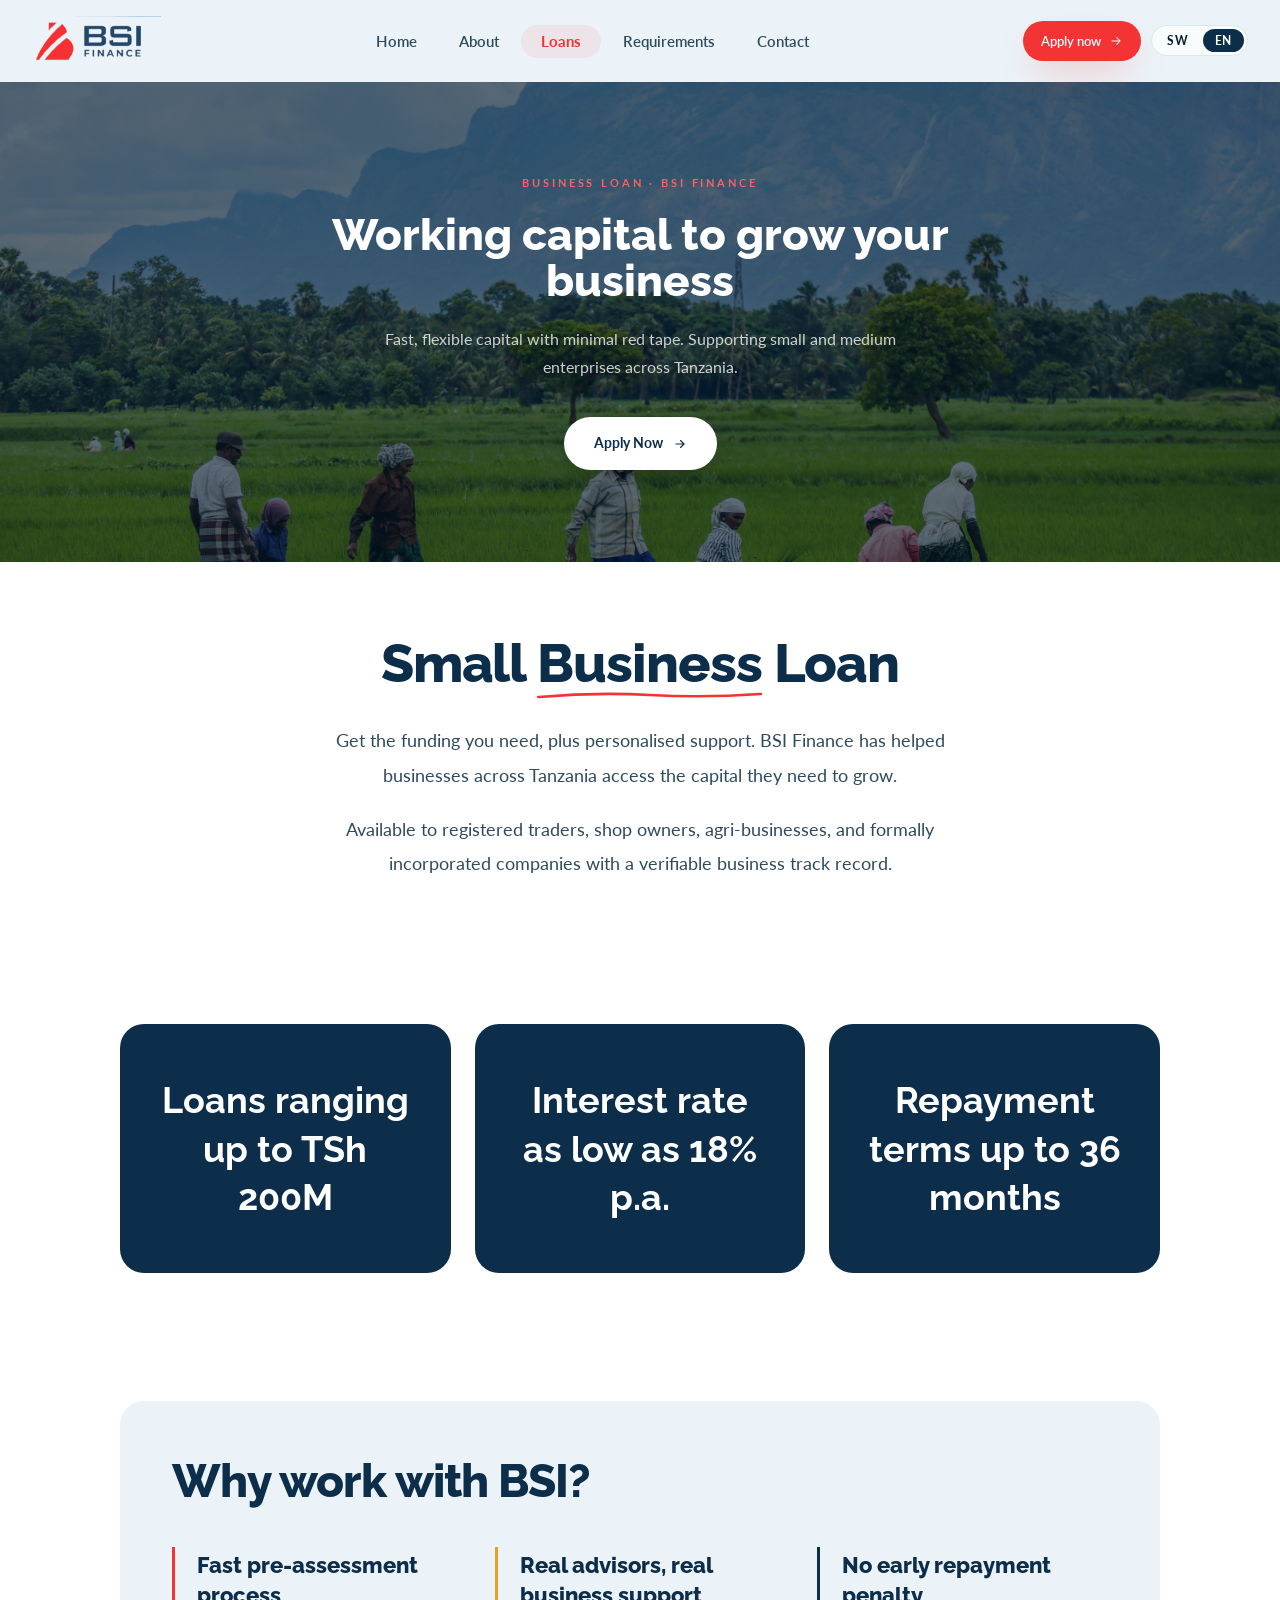
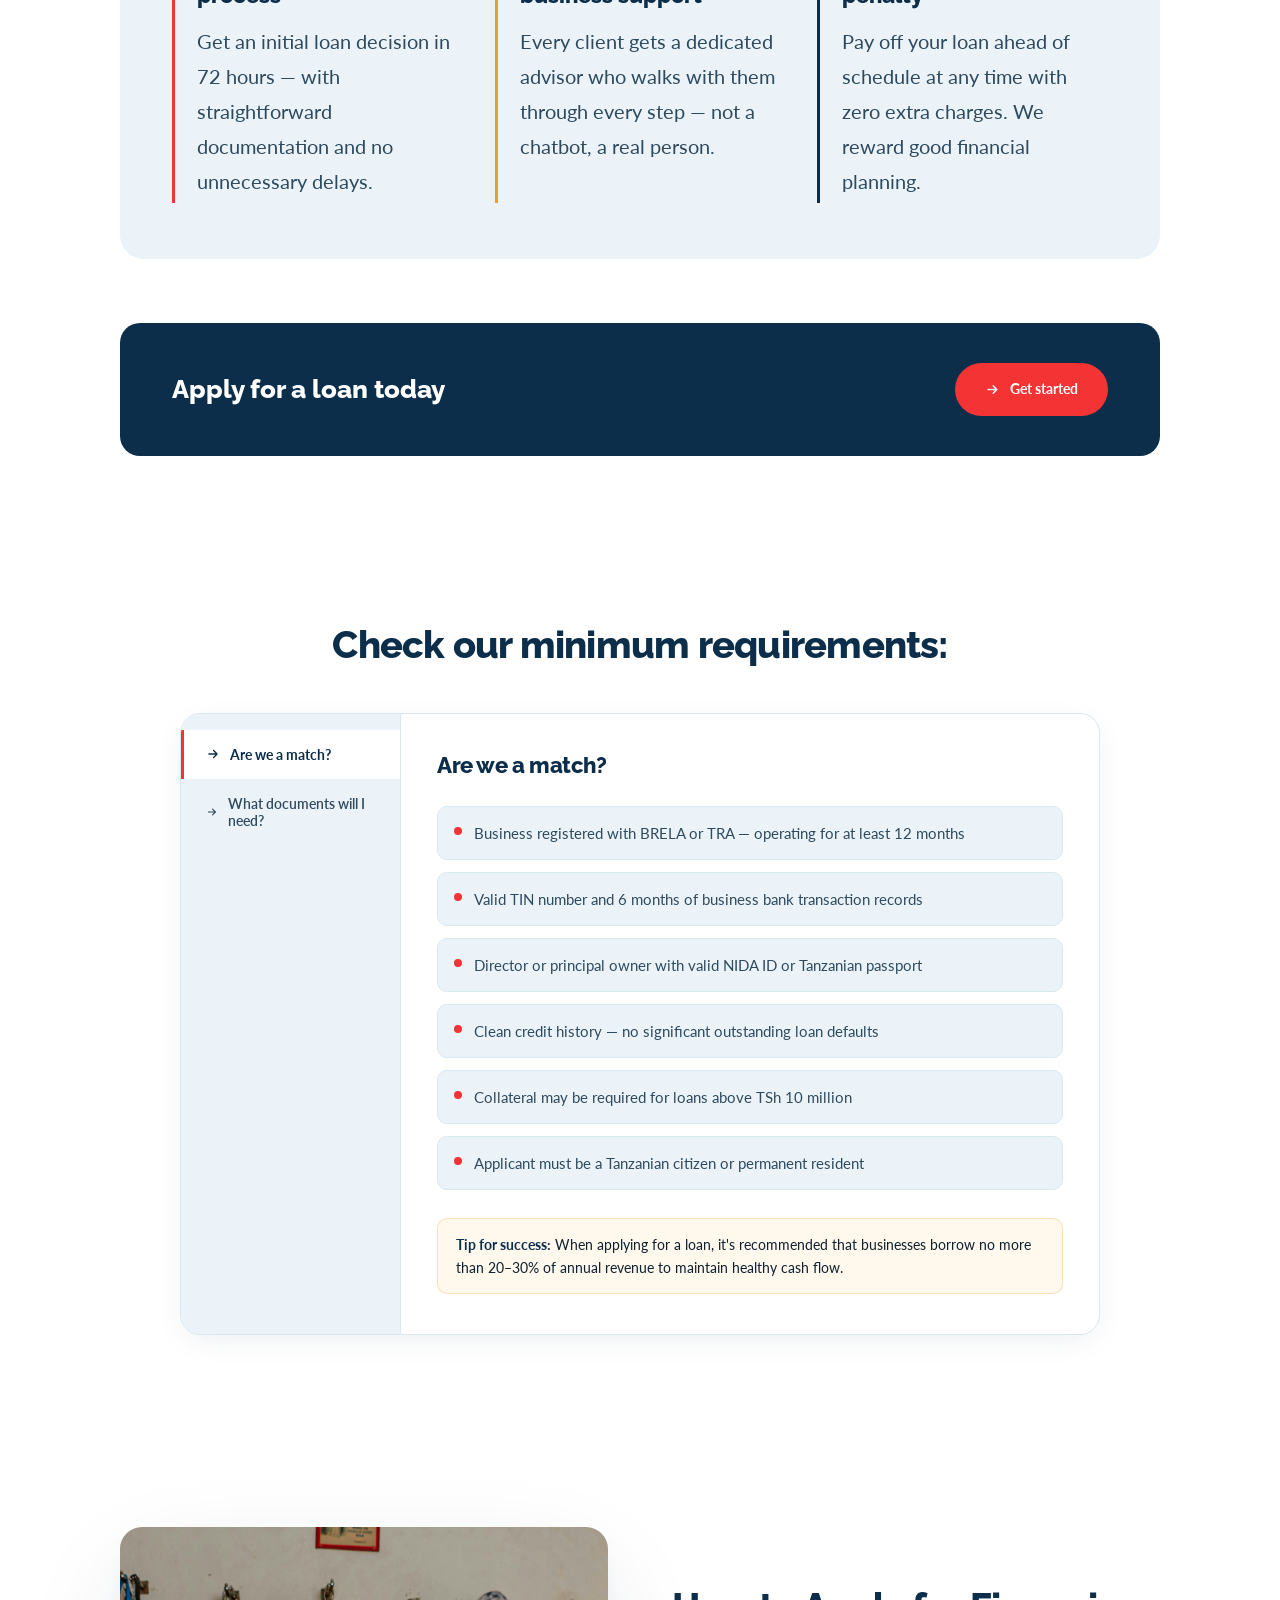
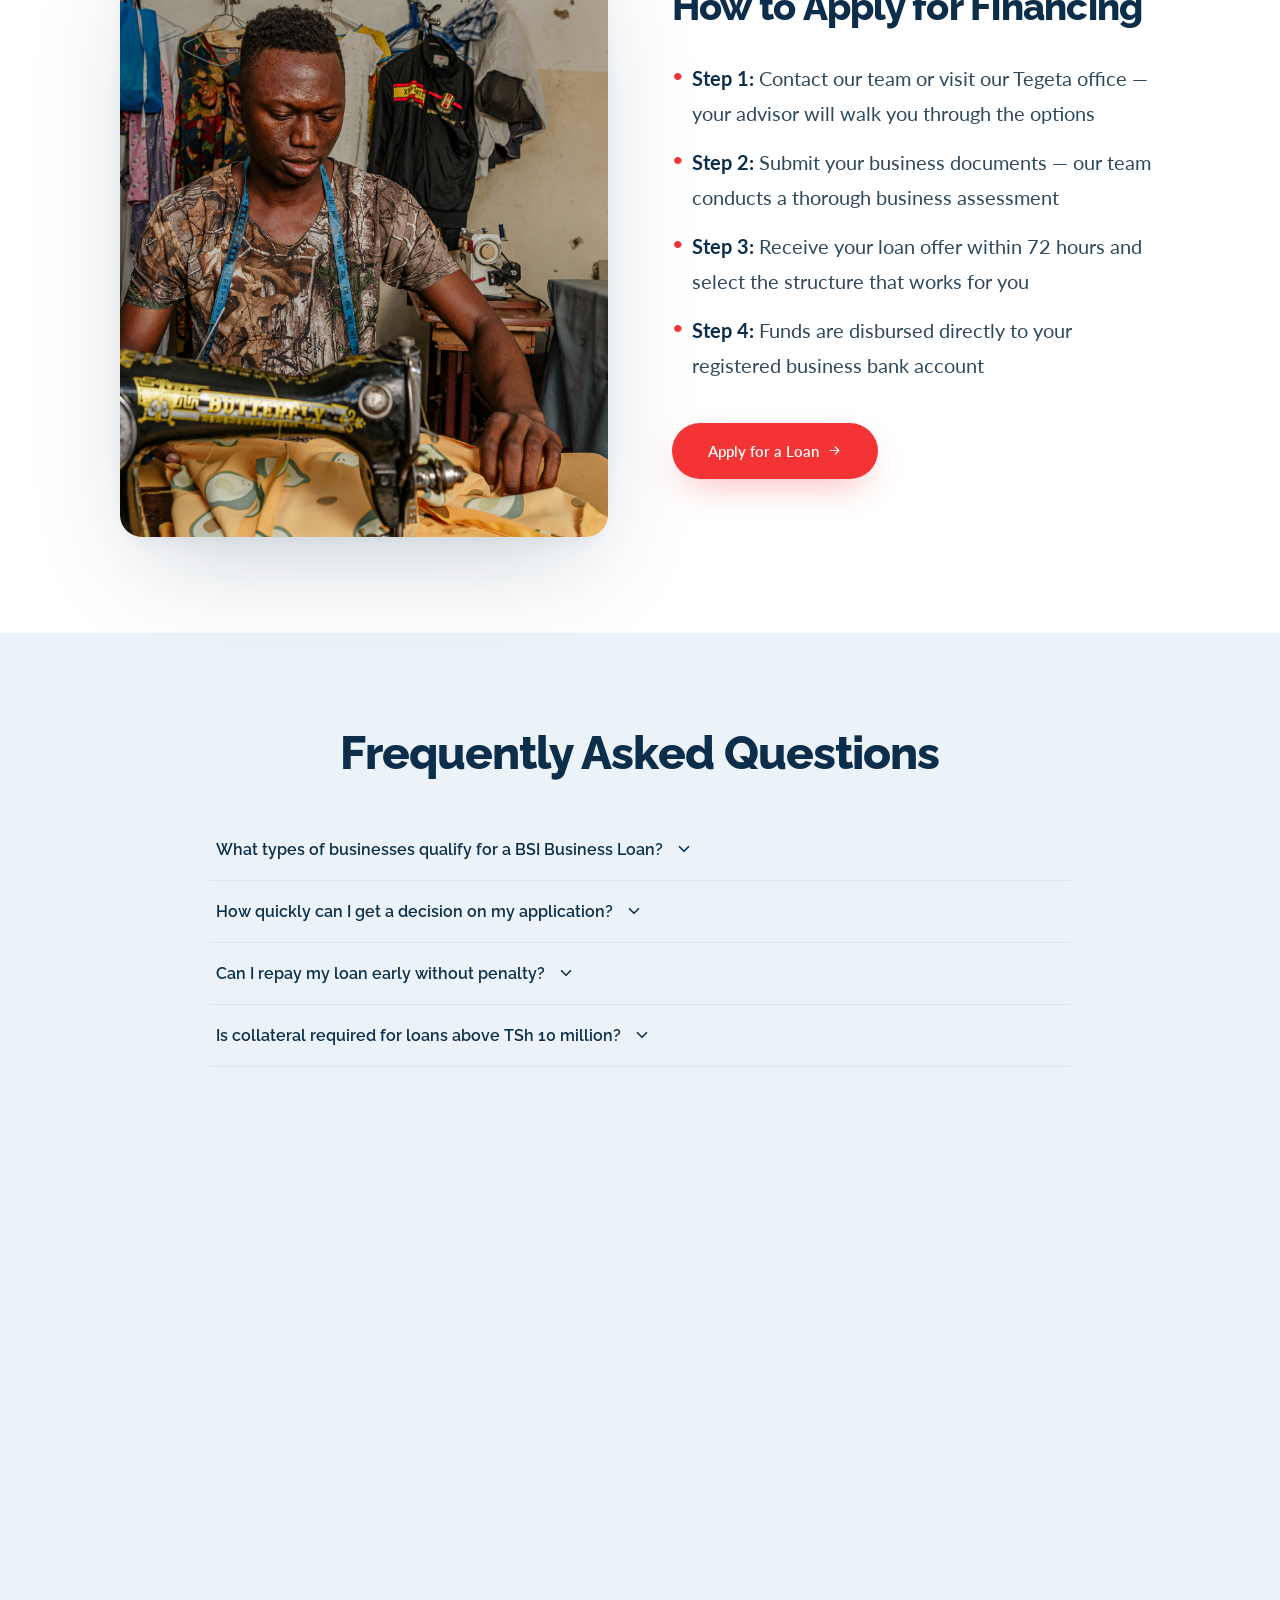
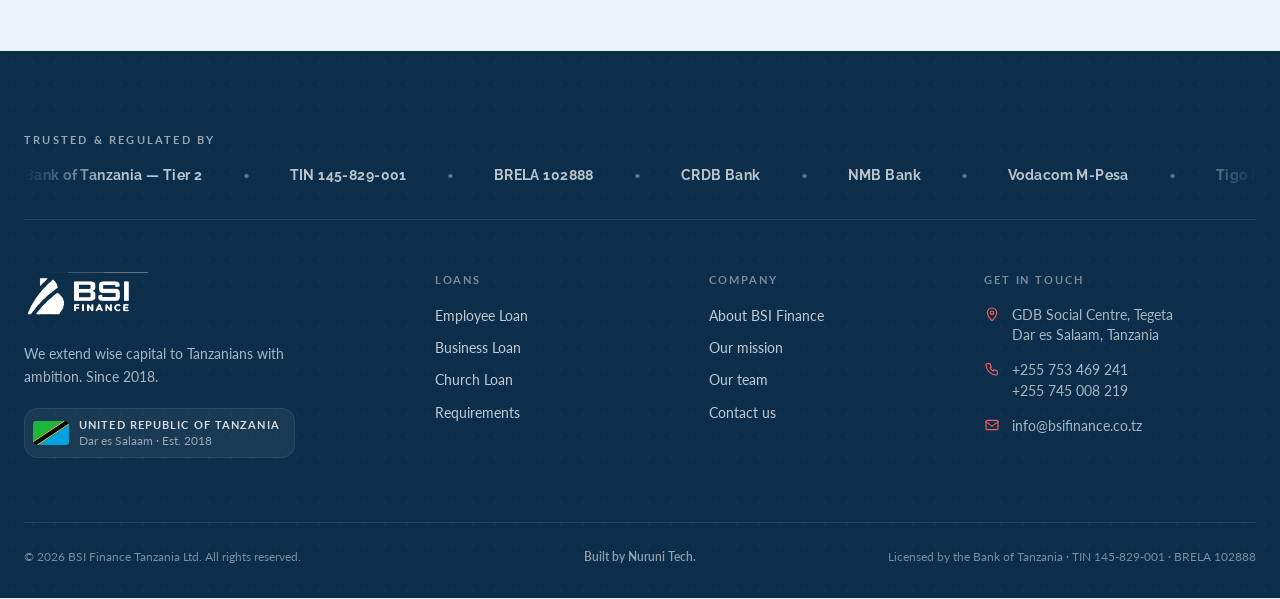
<file: business-loan.html>
<!DOCTYPE html>
<html lang="en">
<head>
  <meta charset="UTF-8">
  <meta name="viewport" content="width=device-width, initial-scale=1.0">
  <title>Business Loan — BSI Finance Tanzania</title>
  <meta name="description" content="BSI Finance Business Loan — working capital up to TSh 200M at 18% p.a. Flexible repayment up to 36 months for SMEs, traders, and entrepreneurs across Tanzania.">
  <link rel="stylesheet" href="css/style.css">
  <link rel="preconnect" href="https://fonts.googleapis.com">
  <link rel="preconnect" href="https://fonts.gstatic.com" crossorigin>
  <link href="https://fonts.googleapis.com/css2?family=Raleway:wght@300;400;500;600;700;800&family=Lato:wght@300;400;700&display=swap" rel="stylesheet">
</head>
<body>

<svg style="display:none" aria-hidden="true">
  <symbol id="ic-arrow-right" viewBox="0 0 24 24" fill="none" stroke="currentColor" stroke-width="1.8" stroke-linecap="round" stroke-linejoin="round"><path d="M5 12h14M13 6l6 6-6 6"/></symbol>
  <symbol id="ic-phone" viewBox="0 0 24 24" fill="none" stroke="currentColor" stroke-width="1.7" stroke-linecap="round" stroke-linejoin="round"><path d="M5 4h4l2 5-2 1a11 11 0 005 5l1-2 5 2v4a2 2 0 01-2 2A16 16 0 013 6a2 2 0 012-2z"/></symbol>
  <symbol id="ic-mail" viewBox="0 0 24 24" fill="none" stroke="currentColor" stroke-width="1.7" stroke-linecap="round" stroke-linejoin="round"><rect x="3" y="5" width="18" height="14" rx="2"/><path d="M3 7l9 7 9-7"/></symbol>
  <symbol id="ic-pin" viewBox="0 0 24 24" fill="none" stroke="currentColor" stroke-width="1.7" stroke-linecap="round" stroke-linejoin="round"><path d="M12 22s7-7 7-12a7 7 0 10-14 0c0 5 7 12 7 12z"/><circle cx="12" cy="10" r="2.5"/></symbol>
  <symbol id="ic-menu" viewBox="0 0 24 24" fill="none" stroke="currentColor" stroke-width="2" stroke-linecap="round"><path d="M4 7h16M4 12h16M4 17h16"/></symbol>
  <symbol id="ic-x" viewBox="0 0 24 24" fill="none" stroke="currentColor" stroke-width="2" stroke-linecap="round"><path d="M6 6l12 12M18 6L6 18"/></symbol>
</svg>

<!-- HEADER -->
<header class="site-header" id="main-header">
  <div class="nav-inner">
    <a href="index.html" class="nav-logo">
      <img src="images/bsi-logo.png" alt="BSI Finance" class="nav-logo-img">
    </a>
    <nav class="nav-links">
      <a href="index.html" data-sw="Mwanzo" data-en="Home">Home</a>
      
      <a href="about.html" data-sw="Kuhusu" data-en="About">About</a>
      <div class="nav-dropdown"><button class="nav-dropdown-trigger active" data-sw="Mikopo" data-en="Loans">Loans <svg width="11" height="11" fill="none" stroke="currentColor" stroke-width="2.5" stroke-linecap="round" stroke-linejoin="round" viewBox="0 0 24 24"><path d="M6 9l6 6 6-6"/></svg></button><div class="nav-dropdown-menu"><a href="employee-loan.html"><span class="dd-icon"><svg width="14" height="14" fill="none" stroke="currentColor" stroke-width="2.2" stroke-linecap="round" stroke-linejoin="round" viewBox="0 0 24 24"><circle cx="12" cy="8" r="4"/><path d="M4 20c0-4 3.6-7 8-7s8 3 8 7"/></svg></span><span data-sw="Mkopo wa Wafanyakazi" data-en="Employee Loan">Employee Loan</span></a><a href="business-loan.html"><span class="dd-icon"><svg width="14" height="14" fill="none" stroke="currentColor" stroke-width="2.2" stroke-linecap="round" stroke-linejoin="round" viewBox="0 0 24 24"><rect x="3" y="7" width="18" height="13" rx="2"/><path d="M9 7V5a2 2 0 012-2h2a2 2 0 012 2v2"/></svg></span><span data-sw="Mkopo wa Biashara" data-en="Business Loan">Business Loan</span></a><a href="church-loan.html"><span class="dd-icon"><svg width="14" height="14" fill="none" stroke="currentColor" stroke-width="2.2" stroke-linecap="round" stroke-linejoin="round" viewBox="0 0 24 24"><path d="M12 2v4M10 4h4M5 22V11l7-4 7 4v11M9 22v-6h6v6"/></svg></span><span data-sw="Mkopo wa Kanisa" data-en="Church Loan">Church Loan</span></a></div></div>
      <a href="requirements.html" data-sw="Masharti" data-en="Requirements">Requirements</a>
      <a href="contact.html" data-sw="Wasiliana" data-en="Contact">Contact</a>
    </nav>
    <div class="nav-right">
      <a href="contact.html" class="btn btn-primary" style="font-size:13px;padding:10px 18px;text-decoration:none;"><span data-sw="Omba sasa" data-en="Apply now">Apply now</span><svg width="14" height="14"><use href="#ic-arrow-right"/></svg></a>
      <div class="lang-toggle">
        <button class="lang-btn" data-lang-btn="sw">SW</button>
        <button class="lang-btn active" data-lang-btn="en">EN</button>
      </div>
      <button class="nav-hamburger" id="nav-hamburger"><svg width="22" height="22"><use href="#ic-menu"/></svg></button>
    </div>
  </div>
</header>
<div class="mob-nav-overlay" id="mob-overlay"></div>
<nav class="mob-nav" id="mob-nav">
  <div class="mob-nav-top">
    <a href="index.html" class="nav-logo"><img src="images/bsi-logo.png" alt="BSI Finance" class="nav-logo-img"></a>
    <button id="mob-close" style="padding:8px;border-radius:10px;border:1px solid var(--line);"><svg width="22" height="22"><use href="#ic-x"/></svg></button>
  </div>
  <a href="index.html" data-sw="Mwanzo" data-en="Home">Home</a>
  <div class="mob-loan-group active"><div class="mob-loan-label active" data-sw="Mikopo" data-en="Loans">Loans</div><a href="employee-loan.html" class="mob-loan-link" data-sw="Mkopo wa Wafanyakazi" data-en="Employee Loan">Employee Loan</a><a href="business-loan.html" class="mob-loan-link" data-sw="Mkopo wa Biashara" data-en="Business Loan">Business Loan</a><a href="church-loan.html" class="mob-loan-link" data-sw="Mkopo wa Kanisa" data-en="Church Loan">Church Loan</a></div>
  <a href="about.html" data-sw="Kuhusu" data-en="About">About</a>
  <a href="requirements.html" data-sw="Masharti" data-en="Requirements">Requirements</a>
  <a href="contact.html" data-sw="Wasiliana" data-en="Contact">Contact</a>
  <div class="mob-cta"><div class="lang-toggle" style="margin-bottom:16px;"><button class="lang-btn" data-lang-btn="sw">SW</button><button class="lang-btn active" data-lang-btn="en">EN</button></div><a href="contact.html" class="btn btn-primary" style="width:100%;justify-content:center;padding:14px;text-decoration:none;"><span data-sw="Omba sasa" data-en="Apply now">Apply now</span><svg width="14" height="14"><use href="#ic-arrow-right"/></svg></a></div>
</nav>

<!-- ════════════════ HERO ════════════════ -->
<section class="sl-hero">
  <img class="sl-hero-bg" src="images/business-hero.jpg" alt="Tanzanian farmers and business owners in green fields">
  <div class="sl-hero-overlay"></div>
  <div class="sl-hero-content">
    <p class="sl-hero-eyebrow" data-sw="Mkopo wa Biashara · BSI Finance" data-en="Business Loan · BSI Finance">Business Loan · BSI Finance</p>
    <p class="sl-hero-tagline" data-sw="Mtaji wa kukuza biashara yako" data-en="Working capital to grow your business">Working capital to grow your business</p>
    <p class="sl-hero-sub" data-sw="Mkopo wa haraka bila vikwazo vingi. Tunafanya kazi na wafanyabiashara wadogo na wa kati nchini Tanzania." data-en="Fast, flexible capital with minimal red tape. Supporting small and medium enterprises across Tanzania.">Fast, flexible capital with minimal red tape. Supporting small and medium enterprises across Tanzania.</p>
    <a href="contact.html" class="sl-hero-btn">
      <span data-sw="Omba Sasa" data-en="Apply Now">Apply Now</span>
      <svg width="14" height="14" fill="none" stroke="currentColor" stroke-width="2" stroke-linecap="round" stroke-linejoin="round" viewBox="0 0 24 24"><path d="M5 12h14M13 6l6 6-6 6"/></svg>
    </a>
  </div>
</section>

<!-- ════════════════ INTRO ════════════════ -->
<section class="sl-intro reveal">
  <h1 class="sl-intro-h1">Small <span class="wave-word" data-sw="Biashara" data-en="Business">Business</span> Loan</h1>
  <p class="sl-intro-body" data-sw="Pata fedha unazohitaji pamoja na msaada wa kibinafsi. BSI Finance imesaidia wafanyabiashara wengi Tanzania kupata mtaji wanaohitaji kukua." data-en="Get the funding you need, plus personalised support. BSI Finance has helped businesses across Tanzania access the capital they need to grow.">Get the funding you need, plus personalised support. BSI Finance has helped businesses across Tanzania access the capital they need to grow.</p>
  <p class="sl-intro-body" data-sw="Inapatikana kwa wafanyabiashara waliojisajili, wamiliki wa maduka, wakulima, na makampuni yaliyosajiliwa rasmi yenye historia ya biashara." data-en="Available to registered traders, shop owners, agri-businesses, and formally incorporated companies with a verifiable business track record.">Available to registered traders, shop owners, agri-businesses, and formally incorporated companies with a verifiable business track record.</p>
</section>

<!-- ════════════════ FEATURE CARDS ════════════════ -->
<section class="biz-cards-section">
  <div class="biz-cards-grid">
    <div class="biz-card reveal">
      <span data-sw="Mikopo hadi TSh 200M" data-en="Loans ranging up to TSh 200M">Loans ranging up to TSh 200M</span>
    </div>
    <div class="biz-card reveal d1">
      <span data-sw="Riba ya 18% kwa mwaka (flat)" data-en="Interest rate as low as 18% p.a.">Interest rate as low as 18% p.a.</span>
    </div>
    <div class="biz-card reveal d2">
      <span data-sw="Muda wa kulipa hadi miezi 36" data-en="Repayment terms up to 36 months">Repayment terms up to 36 months</span>
    </div>
  </div>
</section>

<!-- ════════════════ WHY WORK WITH BSI ════════════════ -->
<section class="biz-why reveal">
  <div class="biz-why-inner">
    <h2 class="biz-why-h2" data-sw="Kwa nini ufanye kazi na BSI?" data-en="Why work with BSI?">Why work with BSI?</h2>
    <div class="biz-why-grid">

      <div class="biz-why-col biz-why-col--coral">
        <div class="biz-why-title" data-sw="Mchakato wa haraka wa tathmini" data-en="Fast pre-assessment process">Fast pre-assessment process</div>
        <p class="biz-why-desc" data-sw="Pata majibu ya awali ya mkopo ndani ya masaa 72 — bila mkanganyiko wa nyaraka nyingi na bila kuchelewa." data-en="Get an initial loan decision in 72 hours — with straightforward documentation and no unnecessary delays.">Get an initial loan decision in 72 hours — with straightforward documentation and no unnecessary delays.</p>
      </div>

      <div class="biz-why-col biz-why-col--amber">
        <div class="biz-why-title" data-sw="Washauri wetu ni watu wa kweli" data-en="Real advisors, real business support">Real advisors, real business support</div>
        <p class="biz-why-desc" data-sw="Kila mteja anapata mshauri mwenye uzoefu ambaye ataenda nawe hatua kwa hatua — sio boti, ni watu wa kweli." data-en="Every client gets a dedicated advisor who walks with them through every step — not a chatbot, a real person.">Every client gets a dedicated advisor who walks with them through every step — not a chatbot, a real person.</p>
      </div>

      <div class="biz-why-col biz-why-col--navy">
        <div class="biz-why-title" data-sw="Hakuna adhabu ya kulipa mapema" data-en="No early repayment penalty">No early repayment penalty</div>
        <p class="biz-why-desc" data-sw="Lipa mkopo wako kabla ya wakati bila gharama za ziada. Tunakutuza ukipanga vizuri." data-en="Pay off your loan ahead of schedule at any time with zero extra charges. We reward good financial planning.">Pay off your loan ahead of schedule at any time with zero extra charges. We reward good financial planning.</p>
      </div>

    </div>
  </div>
</section>

<!-- ════════════════ MID-PAGE CTA STRIP ════════════════ -->
<div class="biz-cta-wrap">
  <div class="biz-cta-strip reveal">
    <span class="biz-cta-strip-text" data-sw="Omba mkopo leo" data-en="Apply for a loan today">Apply for a loan today</span>
    <a href="contact.html" class="biz-cta-strip-btn">
      <svg width="15" height="15" fill="none" stroke="currentColor" stroke-width="2.2" stroke-linecap="round" stroke-linejoin="round" viewBox="0 0 24 24"><path d="M5 12h14M13 6l6 6-6 6"/></svg>
      <span data-sw="Anza sasa" data-en="Get started">Get started</span>
    </a>
  </div>
</div>

<!-- ════════════════ REQUIREMENTS (TABBED) ════════════════ -->
<section class="biz-reqs">
  <div class="biz-reqs-inner">
    <h2 class="biz-reqs-h2 reveal" data-sw="Angalia masharti yetu ya mkopo:" data-en="Check our minimum requirements:">Check our minimum requirements:</h2>
    <div class="biz-reqs-body reveal d1">

      <!-- Tab navigation -->
      <div class="biz-reqs-tabs">
        <button class="biz-tab active" data-tab="eligibility">
          <svg width="14" height="14" fill="none" stroke="currentColor" stroke-width="2.2" viewBox="0 0 24 24" stroke-linecap="round" stroke-linejoin="round"><path d="M5 12h14M13 6l6 6-6 6"/></svg>
          <span data-sw="Je, tunafaa?" data-en="Are we a match?">Are we a match?</span>
        </button>
        <button class="biz-tab" data-tab="documents">
          <svg width="14" height="14" fill="none" stroke="currentColor" stroke-width="2.2" viewBox="0 0 24 24" stroke-linecap="round" stroke-linejoin="round"><path d="M5 12h14M13 6l6 6-6 6"/></svg>
          <span data-sw="Nyaraka zinazohitajika?" data-en="What documents will I need?">What documents will I need?</span>
        </button>
      </div>

      <!-- Panel: Eligibility -->
      <div class="biz-reqs-panel" id="biz-panel-eligibility">
        <h3 class="biz-panel-h3" data-sw="Je, tunafaa?" data-en="Are we a match?">Are we a match?</h3>
        <ul class="biz-panel-list">
          <li data-sw="Biashara iliyosajiliwa na BRELA au TRA — inaendesha shughuli kwa angalau miezi 12" data-en="Business registered with BRELA or TRA — operating for at least 12 months">Business registered with BRELA or TRA — operating for at least 12 months</li>
          <li data-sw="Namba ya TIN halali na kumbukumbu za miamala ya benki ya miezi 6" data-en="Valid TIN number and 6 months of business bank transaction records">Valid TIN number and 6 months of business bank transaction records</li>
          <li data-sw="Mkurugenzi au mmiliki mkuu mwenye kitambulisho cha NIDA au pasipoti halali" data-en="Director or principal owner with valid NIDA ID or Tanzanian passport">Director or principal owner with valid NIDA ID or Tanzanian passport</li>
          <li data-sw="Historia safi ya mkopo — hakuna madeni makubwa yanayoendelea" data-en="Clean credit history — no significant outstanding loan defaults">Clean credit history — no significant outstanding loan defaults</li>
          <li data-sw="Dhamana inaweza kuhitajika kwa mikopo inayozidi TSh 10 milioni" data-en="Collateral may be required for loans above TSh 10 million">Collateral may be required for loans above TSh 10 million</li>
          <li data-sw="Mwombaji lazima awe raia wa Tanzania au mkazi wa kudumu" data-en="Applicant must be a Tanzanian citizen or permanent resident">Applicant must be a Tanzanian citizen or permanent resident</li>
        </ul>
        <div class="biz-tip">
          <strong data-sw="Ushauri wa mafanikio:" data-en="Tip for success:">Tip for success:</strong>
          <span data-sw="Wakati wa kuomba mkopo, inashauriwa kukopa si zaidi ya 20–30% ya mapato ya kila mwaka ili kudumisha afya ya fedha." data-en="When applying for a loan, it's recommended that businesses borrow no more than 20–30% of annual revenue to maintain healthy cash flow."> When applying for a loan, it's recommended that businesses borrow no more than 20–30% of annual revenue to maintain healthy cash flow.</span>
        </div>
      </div>

      <!-- Panel: Documents -->
      <div class="biz-reqs-panel hidden" id="biz-panel-documents">
        <h3 class="biz-panel-h3" data-sw="Nyaraka zinazohitajika?" data-en="What documents will I need?">What documents will I need?</h3>
        <ul class="biz-panel-list">
          <li data-sw="Cheti cha usajili wa biashara (BRELA) au leseni ya biashara" data-en="Business registration certificate (BRELA) or valid trade licence">Business registration certificate (BRELA) or valid trade licence</li>
          <li data-sw="Taarifa za benki za miezi 6 iliyopita za akaunti ya biashara" data-en="Business bank statements for the last 6 months">Business bank statements for the last 6 months</li>
          <li data-sw="Taarifa za fedha za mwaka — mizani na akaunti za faida/hasara" data-en="Annual financial statements — balance sheet and profit/loss accounts">Annual financial statements — balance sheet and profit/loss accounts</li>
          <li data-sw="Nakala ya NIDA au pasipoti ya mmiliki au mkurugenzi mkuu" data-en="Copy of owner/director's NIDA ID or passport">Copy of owner/director's NIDA ID or passport</li>
          <li data-sw="Uthibitisho wa dhamana (hati ya ardhi au nyaraka za gari) inapohitajika" data-en="Proof of collateral (title deed or vehicle documents) where applicable">Proof of collateral (title deed or vehicle documents) where applicable</li>
          <li data-sw="Fomu ya maombi ya BSI Finance iliyojazwa" data-en="Completed BSI Finance application form">Completed BSI Finance application form</li>
        </ul>
        <div class="biz-tip">
          <strong data-sw="Kumbuka:" data-en="Good to know:">Good to know:</strong>
          <span data-sw=" Nyaraka zote zikiwasilishwa kamili, tathmini yetu huchukua chini ya masaa 72." data-en=" With all documents submitted in full, our assessment typically takes under 72 hours."> With all documents submitted in full, our assessment typically takes under 72 hours.</span>
        </div>
      </div>

    </div>
  </div>
</section>

<!-- ════════════════ HOW TO APPLY ════════════════ -->
<section class="biz-apply">
  <div class="biz-apply-inner">

    <!-- Photo — LEFT -->
    <div class="biz-apply-photo reveal">
      <img src="images/business2.jpg" alt="BSI Finance business loan — entrepreneur at work">
    </div>

    <!-- Steps — RIGHT -->
    <div class="biz-apply-content reveal d1">
      <h2 class="biz-apply-h2" data-sw="Jinsi ya Kuomba Mkopo" data-en="How to Apply for Financing">How to Apply for Financing</h2>
      <ul class="biz-apply-steps">
        <li><strong data-sw="Hatua ya 1:" data-en="Step 1:">Step 1:</strong> <span data-sw="Wasiliana na timu yetu au tembelea ofisi yetu Tegeta — mshauri wako ataelezea kila kitu" data-en="Contact our team or visit our Tegeta office — your advisor will walk you through the options">Contact our team or visit our Tegeta office — your advisor will walk you through the options</span></li>
        <li><strong data-sw="Hatua ya 2:" data-en="Step 2:">Step 2:</strong> <span data-sw="Wasilisha nyaraka za biashara yako — timu yetu itafanya tathmini ya biashara yako" data-en="Submit your business documents — our team conducts a thorough business assessment">Submit your business documents — our team conducts a thorough business assessment</span></li>
        <li><strong data-sw="Hatua ya 3:" data-en="Step 3:">Step 3:</strong> <span data-sw="Pokea orodha ya matoleo ya mkopo ndani ya masaa 72 na uchague inayokufaa" data-en="Receive your loan offer within 72 hours and select the structure that works for you">Receive your loan offer within 72 hours and select the structure that works for you</span></li>
        <li><strong data-sw="Hatua ya 4:" data-en="Step 4:">Step 4:</strong> <span data-sw="Fedha hutumwa moja kwa moja kwenye akaunti ya benki ya biashara yako" data-en="Funds are disbursed directly to your registered business bank account">Funds are disbursed directly to your registered business bank account</span></li>
      </ul>
      <a href="contact.html" class="btn btn-primary" style="font-size:15px;padding:16px 36px;text-decoration:none;">
        <span data-sw="Omba Mkopo" data-en="Apply for a Loan">Apply for a Loan</span>
        <svg width="15" height="15"><use href="#ic-arrow-right"/></svg>
      </a>
    </div>

  </div>
</section>

<!-- ════════════════ FAQ ════════════════ -->
<section class="biz-faq">
  <div class="biz-faq-inner">
    <h2 class="biz-faq-h2 reveal" data-sw="Maswali Yanayoulizwa Mara kwa Mara" data-en="Frequently Asked Questions">Frequently Asked Questions</h2>

    <div class="faq-item reveal">
      <button class="faq-q">
        <span data-sw="Biashara gani zinaweza kustahili mkopo huu?" data-en="What types of businesses qualify for a BSI Business Loan?">What types of businesses qualify for a BSI Business Loan?</span>
        <svg class="chevron" width="18" height="18" fill="none" stroke="currentColor" stroke-width="2.2" stroke-linecap="round" stroke-linejoin="round" viewBox="0 0 24 24"><path d="M6 9l6 6 6-6"/></svg>
      </button>
      <div class="faq-a" data-sw="Tunafanya kazi na biashara zilizosajiliwa nchini Tanzania — duka, mgahawa, kilimo, utengenezaji, na zaidi. Biashara lazima iwe imefanya kazi kwa angalau miezi 12 na iwe na kumbukumbu za miamala ya benki." data-en="We work with registered businesses across Tanzania — retail, food service, agriculture, manufacturing, and more. The business must have been operating for at least 12 months and have verifiable bank transaction history.">We work with registered businesses across Tanzania — retail, food service, agriculture, manufacturing, and more. The business must have been operating for at least 12 months and have verifiable bank transaction history.</div>
    </div>

    <div class="faq-item reveal d1">
      <button class="faq-q">
        <span data-sw="Ninaweza kupata uamuzi haraka kiasi gani?" data-en="How quickly can I get a decision on my application?">How quickly can I get a decision on my application?</span>
        <svg class="chevron" width="18" height="18" fill="none" stroke="currentColor" stroke-width="2.2" stroke-linecap="round" stroke-linejoin="round" viewBox="0 0 24 24"><path d="M6 9l6 6 6-6"/></svg>
      </button>
      <div class="faq-a" data-sw="Kwa maombi kamili yenye nyaraka zote, timu yetu hufanya tathmini na kutoa uamuzi ndani ya masaa 72. Utoaji wa fedha hufuata baada ya kukubaliana na masharti ya mkopo." data-en="For complete applications with all documents in order, our team assesses and issues a decision within 72 hours. Disbursement follows once loan terms are agreed.">For complete applications with all documents in order, our team assesses and issues a decision within 72 hours. Disbursement follows once loan terms are agreed.</div>
    </div>

    <div class="faq-item reveal d2">
      <button class="faq-q">
        <span data-sw="Je, ninaweza kulipa mkopo wangu mapema bila adhabu?" data-en="Can I repay my loan early without penalty?">Can I repay my loan early without penalty?</span>
        <svg class="chevron" width="18" height="18" fill="none" stroke="currentColor" stroke-width="2.2" stroke-linecap="round" stroke-linejoin="round" viewBox="0 0 24 24"><path d="M6 9l6 6 6-6"/></svg>
      </button>
      <div class="faq-a" data-sw="Ndiyo — BSI Finance haitozi adhabu yoyote ya kulipa mapema. Unaweza kulipa mkopo wako wote au sehemu yake kabla ya wakati bila gharama za ziada." data-en="Yes — BSI Finance charges no early repayment penalties. You can pay off all or part of your loan ahead of schedule at any time with no extra cost.">Yes — BSI Finance charges no early repayment penalties. You can pay off all or part of your loan ahead of schedule at any time with no extra cost.</div>
    </div>

    <div class="faq-item reveal">
      <button class="faq-q">
        <span data-sw="Je, ninahitaji dhamana kwa mikopo inayozidi TSh 10 milioni?" data-en="Is collateral required for loans above TSh 10 million?">Is collateral required for loans above TSh 10 million?</span>
        <svg class="chevron" width="18" height="18" fill="none" stroke="currentColor" stroke-width="2.2" stroke-linecap="round" stroke-linejoin="round" viewBox="0 0 24 24"><path d="M6 9l6 6 6-6"/></svg>
      </button>
      <div class="faq-a" data-sw="Kwa mikopo inayozidi TSh 10 milioni, dhamana kama vile hati ya ardhi au nyaraka za gari inaweza kuhitajika. Mshauri wako atakujulisha kuhusu mahitaji mahususi ya mkopo wako." data-en="For loans above TSh 10 million, collateral such as a land title or vehicle documents may be required. Your advisor will clarify the specific requirements for your loan size and business profile.">For loans above TSh 10 million, collateral such as a land title or vehicle documents may be required. Your advisor will clarify the specific requirements for your loan size and business profile.</div>
    </div>

  </div>
</section>

<!-- ════════════════ CTA BAND ════════════════ -->
<section class="section">
  <div class="wrap">
    <div class="cta-band reveal">
      <div class="cta-band-deco"></div>
      <div class="cta-band-inner">
        <div>
          <div class="cta-band-eyebrow" data-sw="Uko tayari kukua?" data-en="Ready to grow?">Ready to grow?</div>
          <h2 data-sw="Pata mtaji wa biashara yako leo." data-en="Get the capital your business deserves.">Get the capital your business deserves.</h2>
        </div>
        <div class="cta-band-actions">
          <a href="contact.html" class="btn btn-white" style="padding:18px 28px;font-size:15px;text-decoration:none;">
            <span data-sw="Wasiliana Nasi" data-en="Contact Us">Contact Us</span>
            <svg width="16" height="16" style="color:var(--navy-900);"><use href="#ic-arrow-right"/></svg>
          </a>
          <a href="requirements.html" class="btn" style="color:rgba(255,255,255,.9);padding:12px 0;font-size:14px;text-decoration:none;">
            <svg width="14" height="14"><use href="#ic-arrow-right"/></svg>
            <span data-sw="Angalia masharti yote" data-en="View all requirements">View all requirements</span>
          </a>
        </div>
      </div>
    </div>
  </div>
</section>

<!-- FOOTER -->
<footer class="site-footer">
  <div class="dot-grid-dark" style="position:absolute;inset:0;opacity:.4;pointer-events:none;"></div>
  <div class="wrap" style="position:relative;">
    <div class="footer-trust">
      <div class="footer-trust-label">Trusted &amp; regulated by</div>
      <div class="footer-trust-wrap">
        <div class="footer-trust-track">
          <span class="footer-trust-item">Bank of Tanzania &mdash; Tier 2</span><span class="footer-trust-dot">&bull;</span><span class="footer-trust-item">TIN 145-829-001</span><span class="footer-trust-dot">&bull;</span><span class="footer-trust-item">BRELA 102888</span><span class="footer-trust-dot">&bull;</span><span class="footer-trust-item">CRDB Bank</span><span class="footer-trust-dot">&bull;</span><span class="footer-trust-item">NMB Bank</span><span class="footer-trust-dot">&bull;</span><span class="footer-trust-item">Vodacom M-Pesa</span><span class="footer-trust-dot">&bull;</span><span class="footer-trust-item">Tigo Pesa</span><span class="footer-trust-dot">&bull;</span><span class="footer-trust-item">Airtel Money</span><span class="footer-trust-dot">&bull;</span><span class="footer-trust-item">TRA Tanzania</span><span class="footer-trust-dot">&bull;</span>
          <span class="footer-trust-item">Bank of Tanzania &mdash; Tier 2</span><span class="footer-trust-dot">&bull;</span><span class="footer-trust-item">TIN 145-829-001</span><span class="footer-trust-dot">&bull;</span><span class="footer-trust-item">BRELA 102888</span><span class="footer-trust-dot">&bull;</span><span class="footer-trust-item">CRDB Bank</span><span class="footer-trust-dot">&bull;</span><span class="footer-trust-item">NMB Bank</span><span class="footer-trust-dot">&bull;</span><span class="footer-trust-item">Vodacom M-Pesa</span><span class="footer-trust-dot">&bull;</span><span class="footer-trust-item">Tigo Pesa</span><span class="footer-trust-dot">&bull;</span><span class="footer-trust-item">Airtel Money</span><span class="footer-trust-dot">&bull;</span><span class="footer-trust-item">TRA Tanzania</span>
        </div>
      </div>
    </div>
    <div class="footer-top">
      <div class="footer-brand">
        <a href="index.html" class="nav-logo" style="display:inline-flex;"><img src="images/bsi-logo.png" alt="BSI Finance" class="nav-logo-img" style="height:48px;filter:brightness(0) invert(1);"></a>
        <p data-sw="Tunatoa mtaji wenye busara kwa Watanzania wenye ndoto." data-en="We extend wise capital to Tanzanians with ambition. Since 2018.">We extend wise capital to Tanzanians with ambition. Since 2018.</p>
        <div class="footer-tz"><svg viewBox="0 0 60 40" width="36" height="24" style="border-radius:3px;flex-shrink:0;"><polygon points="0,0 51,0 0,34" fill="#1EB53A"/><polygon points="0,34 51,0 54,0 0,36" fill="#FCD116"/><polygon points="0,36 54,0 60,4 6,40" fill="#000"/><polygon points="6,40 60,4 60,6 9,40" fill="#FCD116"/><polygon points="9,40 60,6 60,40" fill="#00A3DD"/></svg><div class="footer-tz-text"><strong>United Republic of Tanzania</strong>Dar es Salaam · Est. 2018</div></div>
      </div>
      <div><div class="footer-col-title" data-sw="Mikopo" data-en="Loans">Loans</div><div class="footer-links"><a href="employee-loan.html" data-sw="Mkopo wa Wafanyakazi" data-en="Employee Loan">Employee Loan</a><a href="business-loan.html" data-sw="Mkopo wa Biashara" data-en="Business Loan">Business Loan</a><a href="church-loan.html" data-sw="Mkopo wa Kanisa" data-en="Church Loan">Church Loan</a><a href="requirements.html" data-sw="Masharti ya mkopo" data-en="Requirements">Requirements</a></div></div>
      <div><div class="footer-col-title" data-sw="Kampuni" data-en="Company">Company</div><div class="footer-links"><a href="about.html" data-sw="Kuhusu BSI" data-en="About BSI Finance">About BSI Finance</a><a href="about.html#mission" data-sw="Dhamira yetu" data-en="Our mission">Our mission</a><a href="about.html#team" data-sw="Timu yetu" data-en="Our team">Our team</a><a href="contact.html" data-sw="Wasiliana nasi" data-en="Contact us">Contact us</a></div></div>
      <div><div class="footer-col-title" data-sw="Wasiliana" data-en="Get in touch">Get in touch</div><div class="footer-contact-item"><svg class="footer-ci-icon" width="16" height="16"><use href="#ic-pin"/></svg><div class="footer-ci-text">GDB Social Centre, Tegeta<br>Dar es Salaam, Tanzania</div></div><div class="footer-contact-item"><svg class="footer-ci-icon" width="16" height="16"><use href="#ic-phone"/></svg><div class="footer-ci-text"><a href="tel:+255753469241">+255 753 469 241</a><br><a href="tel:+255745008219">+255 745 008 219</a></div></div><div class="footer-contact-item"><svg class="footer-ci-icon" width="16" height="16"><use href="#ic-mail"/></svg><div class="footer-ci-text"><a href="mailto:info@bsifinance.co.tz">info@bsifinance.co.tz</a></div></div></div>
    </div>
    <hr class="footer-divider">
    <div class="footer-bottom">
      <div data-sw="© 2026 BSI Finance Tanzania Ltd. Haki zote zimehifadhiwa." data-en="© 2026 BSI Finance Tanzania Ltd. All rights reserved.">© 2026 BSI Finance Tanzania Ltd. All rights reserved.</div>
      <div class="footer-built">Built by Nuruni Tech.</div>
      
      <div>Licensed by the Bank of Tanzania · TIN 145-829-001 · BRELA 102888</div>
    </div>
  </div>
</footer>

<script src="js/main.js"></script>
<script>
  /* Business loan tab switcher */
  document.querySelectorAll('.biz-tab').forEach(function(tab) {
    tab.addEventListener('click', function() {
      document.querySelectorAll('.biz-tab').forEach(function(t){ t.classList.remove('active'); });
      tab.classList.add('active');
      document.querySelectorAll('.biz-reqs-panel').forEach(function(p){ p.classList.add('hidden'); });
      var panel = document.getElementById('biz-panel-' + tab.dataset.tab);
      if (panel) panel.classList.remove('hidden');
    });
  });
</script>
</body>
</html>
</file>
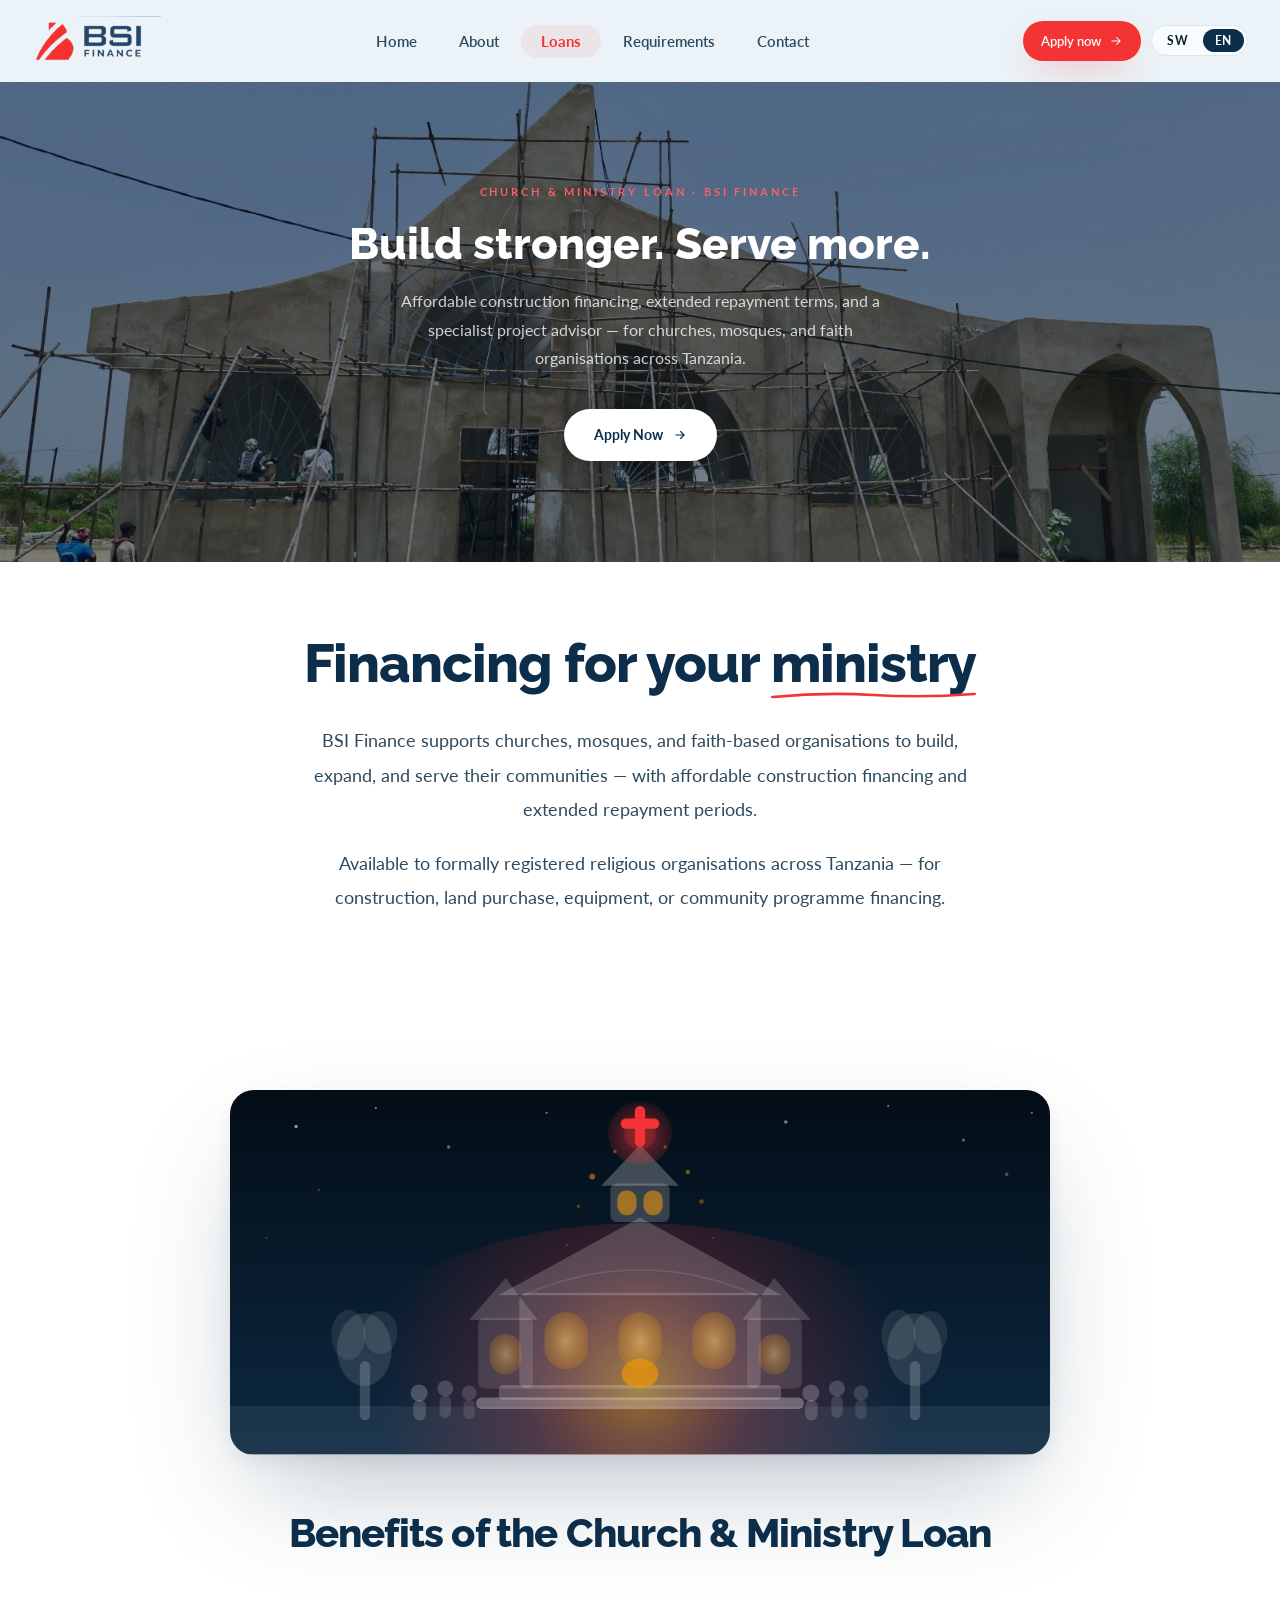
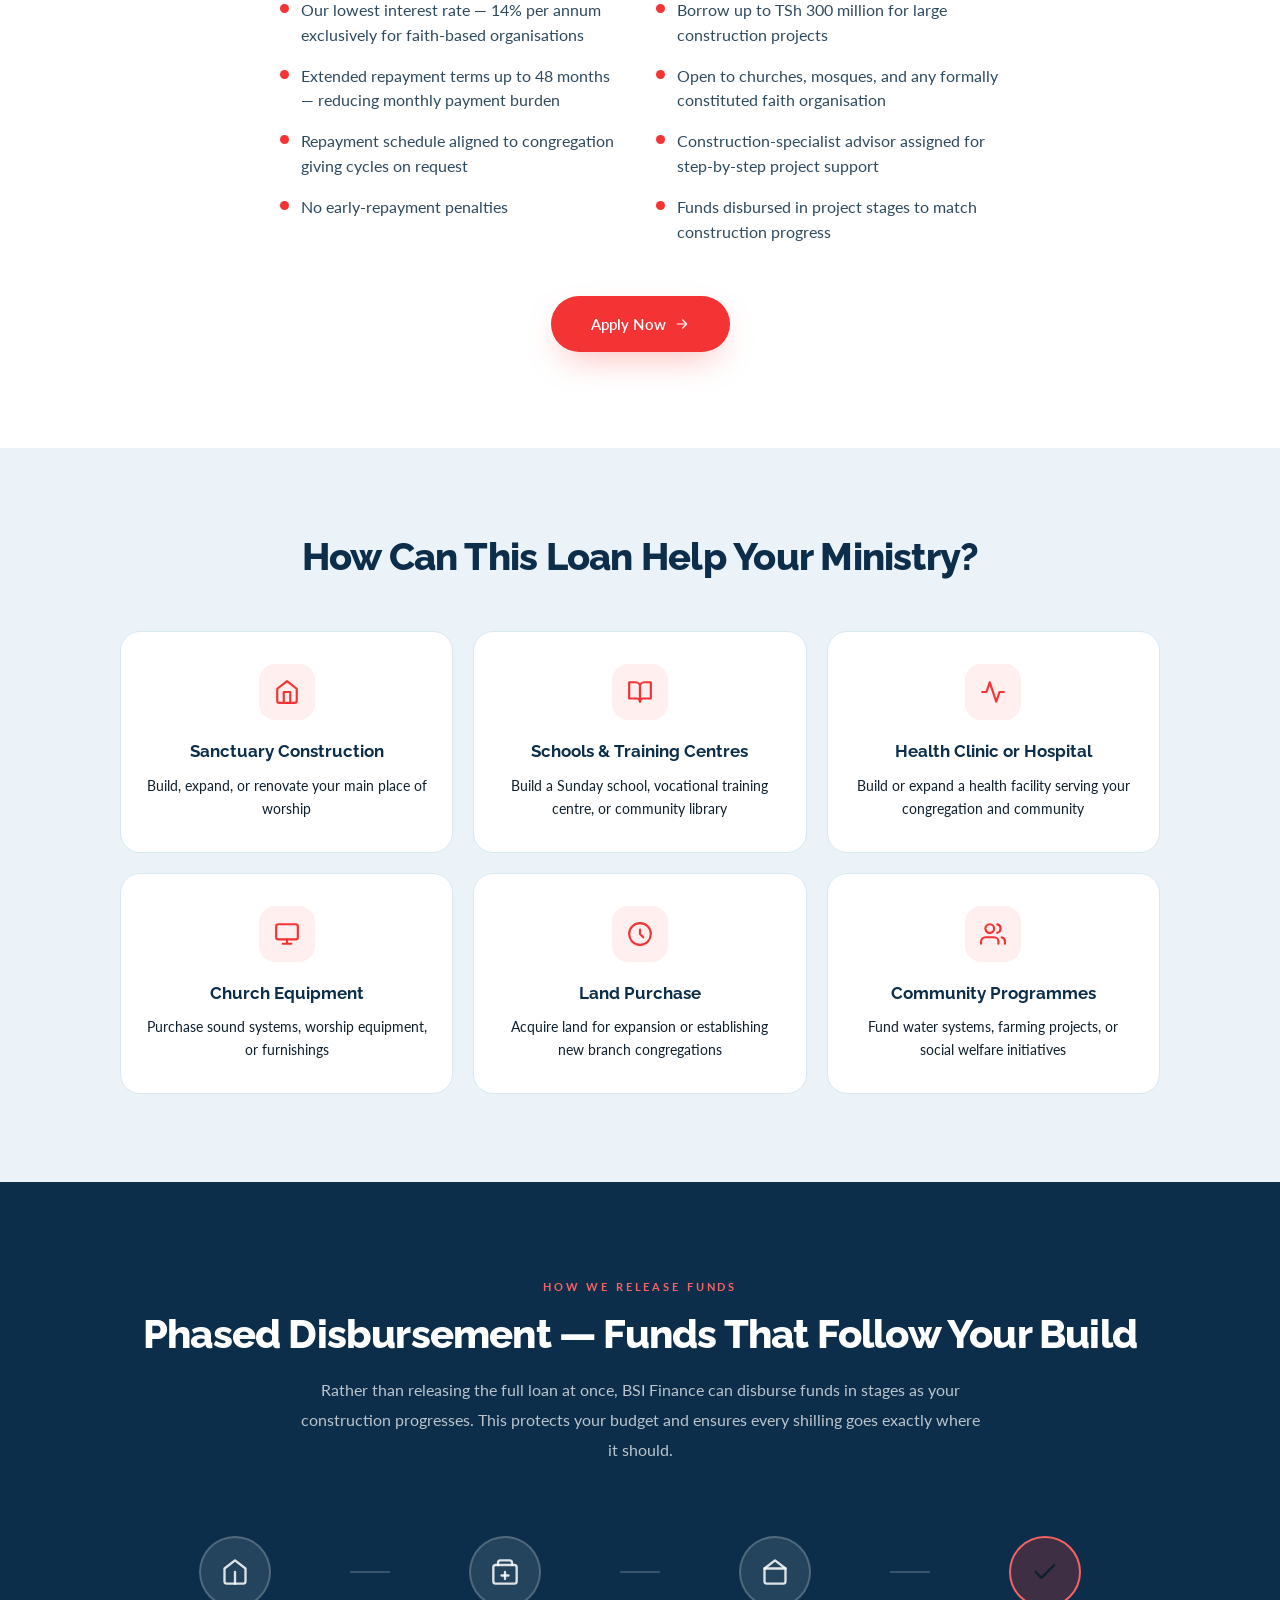
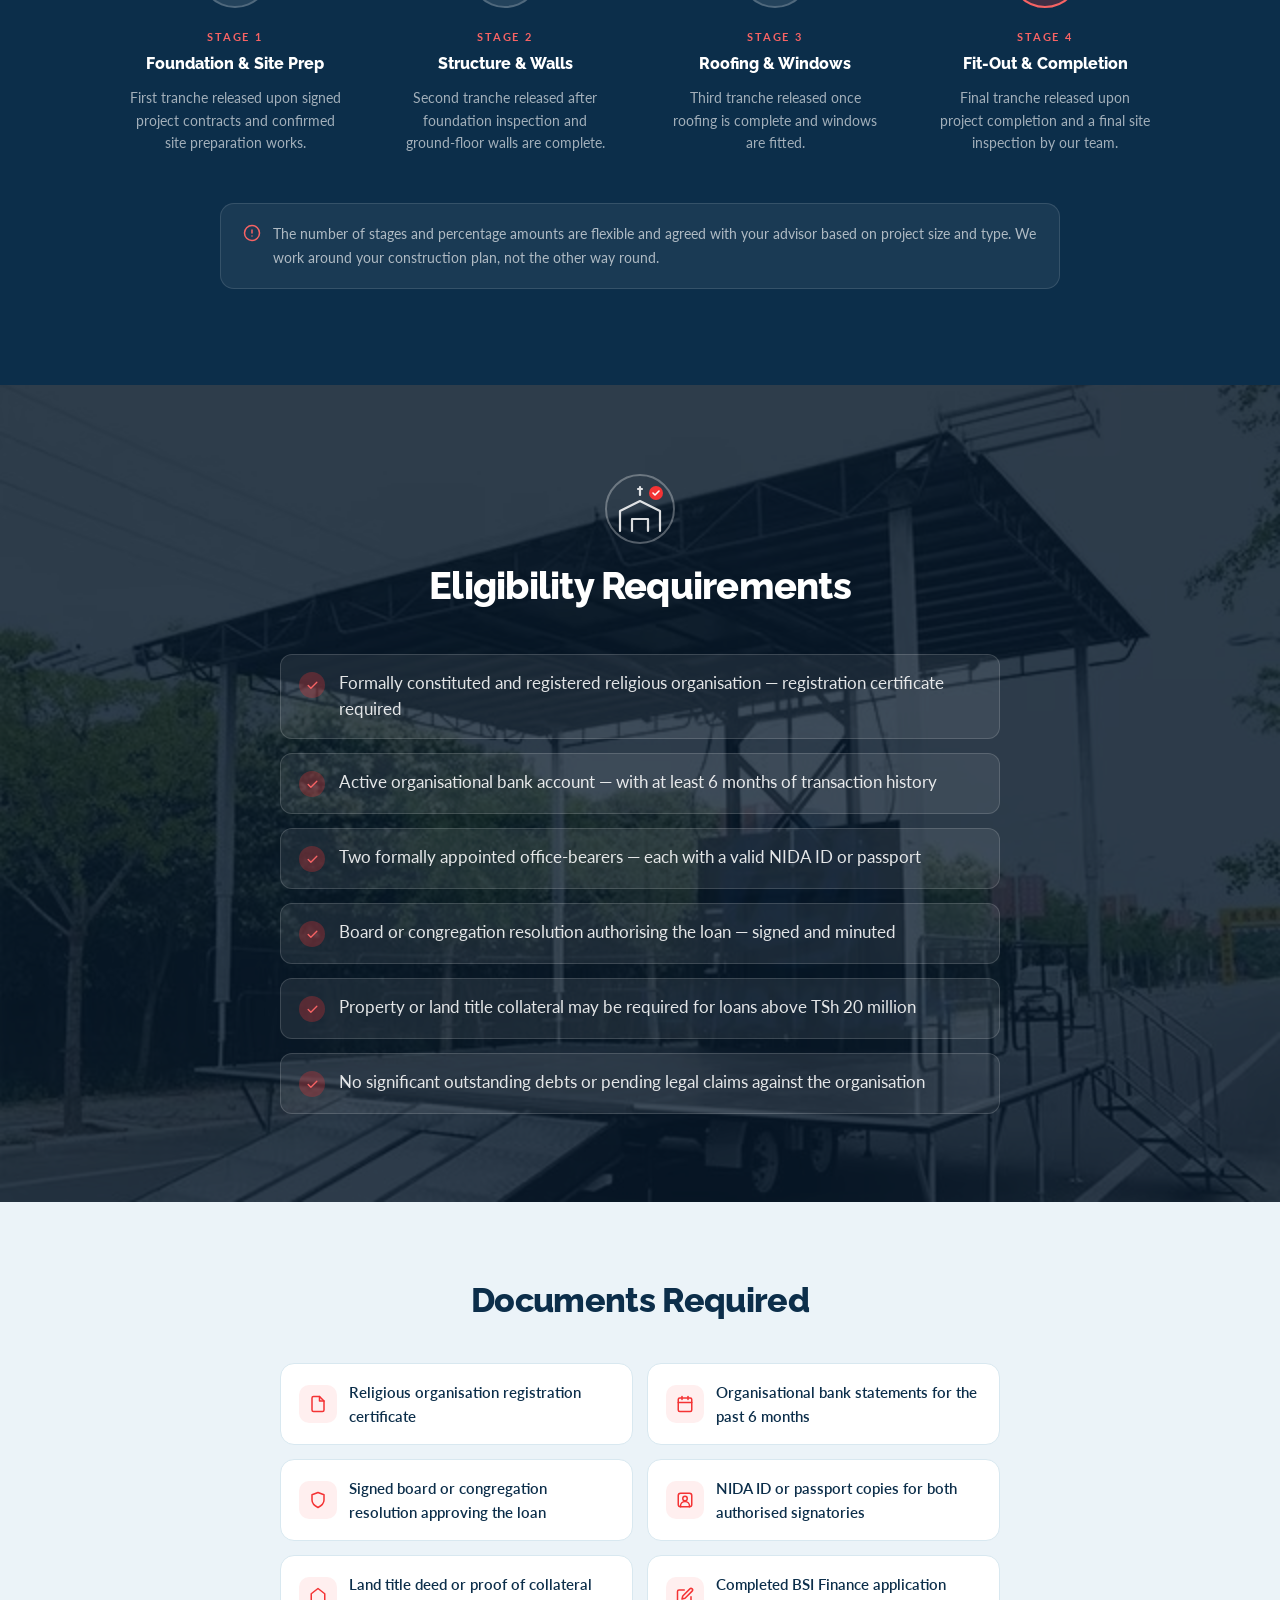
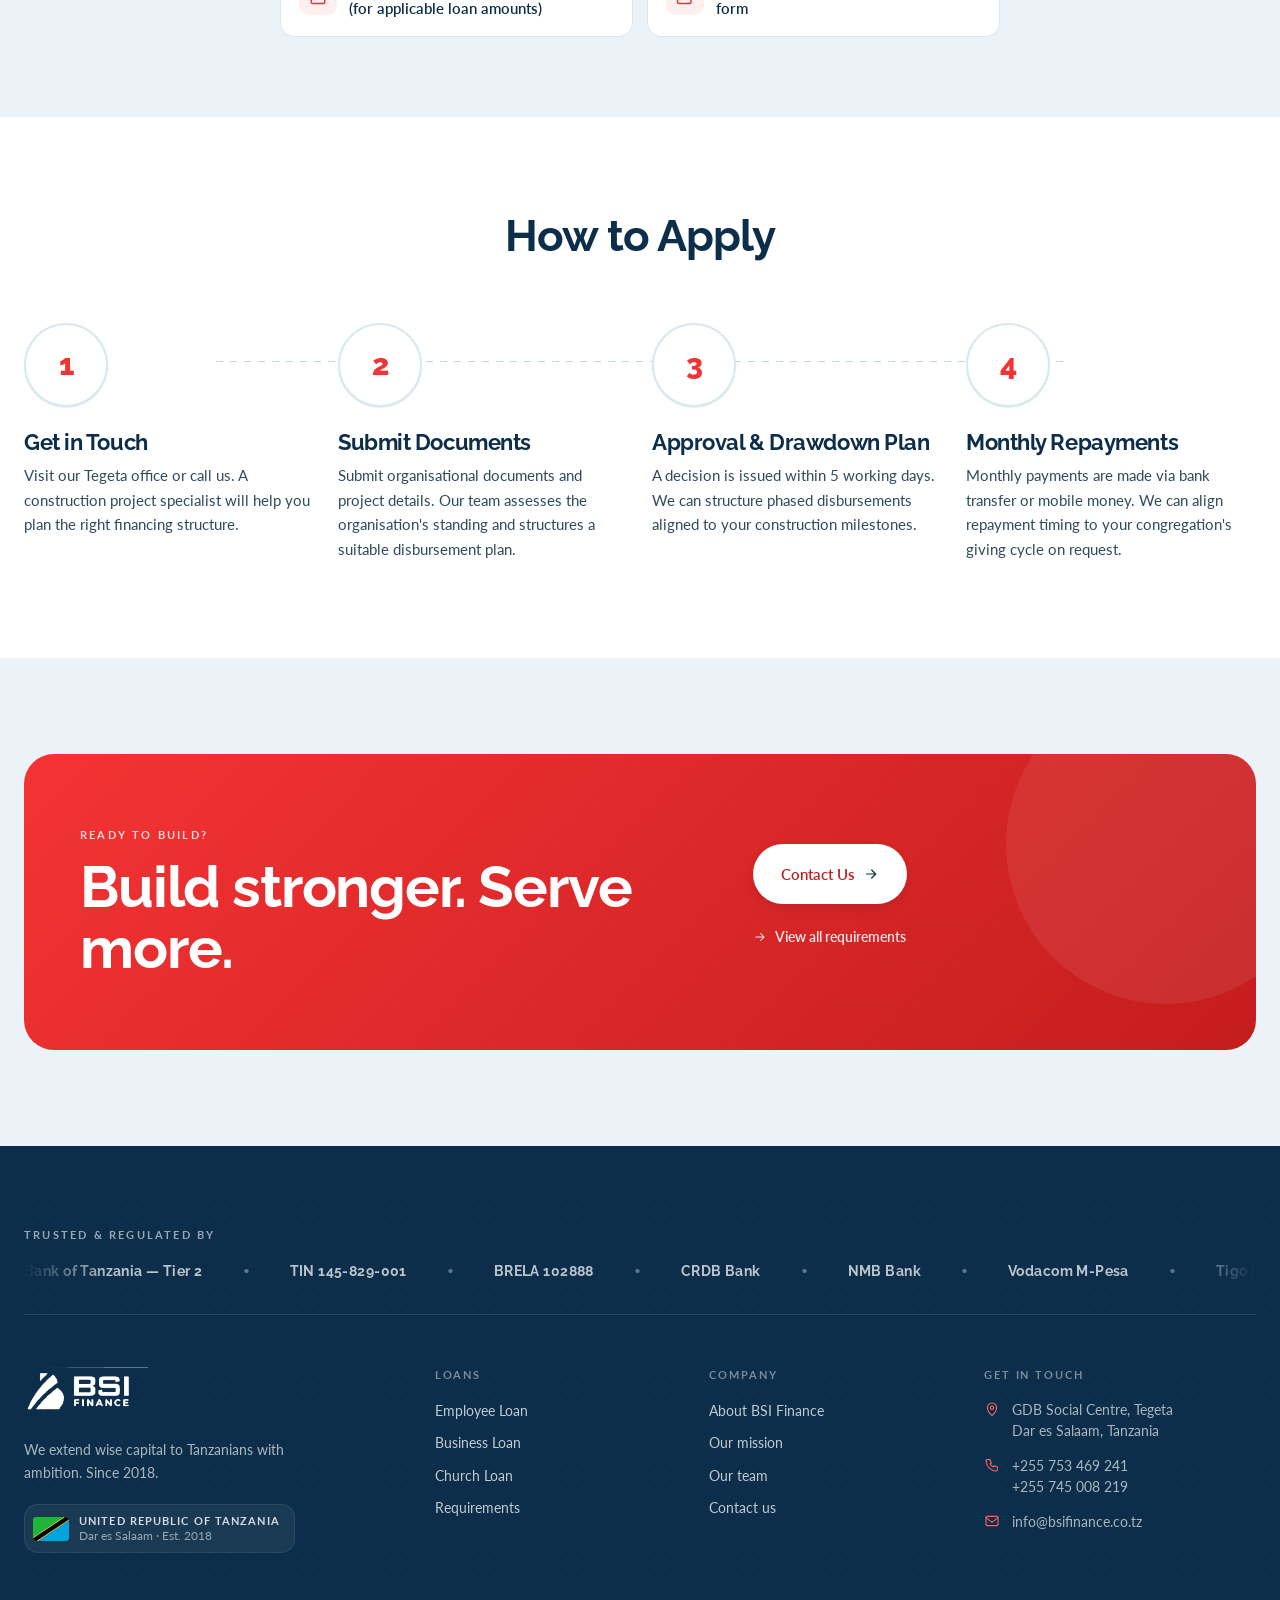
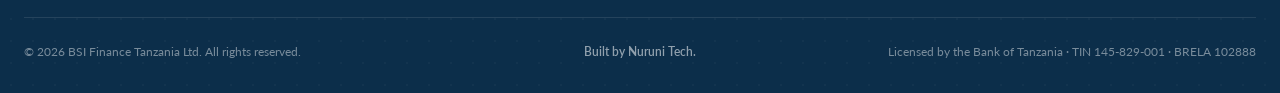
<file: church-loan.html>
<!DOCTYPE html>
<html lang="en">
<head>
  <meta charset="UTF-8">
  <meta name="viewport" content="width=device-width, initial-scale=1.0">
  <title>Church &amp; Ministry Loan — BSI Finance Tanzania</title>
  <meta name="description" content="BSI Finance Church and Ministry Loan — construction and ministry financing up to TSh 300M at 14% p.a. Supporting churches, mosques, and religious organisations across Tanzania.">
  <link rel="stylesheet" href="css/style.css">
  <link rel="preconnect" href="https://fonts.googleapis.com">
  <link rel="preconnect" href="https://fonts.gstatic.com" crossorigin>
  <link href="https://fonts.googleapis.com/css2?family=Raleway:wght@300;400;500;600;700;800&family=Lato:wght@300;400;700&display=swap" rel="stylesheet">
</head>
<body>

<svg style="display:none" aria-hidden="true">
  <symbol id="ic-arrow-right" viewBox="0 0 24 24" fill="none" stroke="currentColor" stroke-width="1.8" stroke-linecap="round" stroke-linejoin="round"><path d="M5 12h14M13 6l6 6-6 6"/></symbol>
  <symbol id="ic-check" viewBox="0 0 24 24" fill="none" stroke="currentColor" stroke-width="2.2" stroke-linecap="round" stroke-linejoin="round"><path d="M5 12l4 4L19 7"/></symbol>
  <symbol id="ic-phone" viewBox="0 0 24 24" fill="none" stroke="currentColor" stroke-width="1.7" stroke-linecap="round" stroke-linejoin="round"><path d="M5 4h4l2 5-2 1a11 11 0 005 5l1-2 5 2v4a2 2 0 01-2 2A16 16 0 013 6a2 2 0 012-2z"/></symbol>
  <symbol id="ic-mail" viewBox="0 0 24 24" fill="none" stroke="currentColor" stroke-width="1.7" stroke-linecap="round" stroke-linejoin="round"><rect x="3" y="5" width="18" height="14" rx="2"/><path d="M3 7l9 7 9-7"/></symbol>
  <symbol id="ic-pin" viewBox="0 0 24 24" fill="none" stroke="currentColor" stroke-width="1.7" stroke-linecap="round" stroke-linejoin="round"><path d="M12 22s7-7 7-12a7 7 0 10-14 0c0 5 7 12 7 12z"/><circle cx="12" cy="10" r="2.5"/></symbol>
  <symbol id="ic-menu" viewBox="0 0 24 24" fill="none" stroke="currentColor" stroke-width="2" stroke-linecap="round"><path d="M4 7h16M4 12h16M4 17h16"/></symbol>
  <symbol id="ic-x" viewBox="0 0 24 24" fill="none" stroke="currentColor" stroke-width="2" stroke-linecap="round"><path d="M6 6l12 12M18 6L6 18"/></symbol>
</svg>

<!-- HEADER -->
<header class="site-header" id="main-header">
  <div class="nav-inner">
    <a href="index.html" class="nav-logo">
      <img src="images/bsi-logo.png" alt="BSI Finance" class="nav-logo-img">
    </a>
    <nav class="nav-links">
      <a href="index.html" data-sw="Mwanzo" data-en="Home">Home</a>
      
      <a href="about.html" data-sw="Kuhusu" data-en="About">About</a>
      <div class="nav-dropdown"><button class="nav-dropdown-trigger active" data-sw="Mikopo" data-en="Loans">Loans <svg width="11" height="11" fill="none" stroke="currentColor" stroke-width="2.5" stroke-linecap="round" stroke-linejoin="round" viewBox="0 0 24 24"><path d="M6 9l6 6 6-6"/></svg></button><div class="nav-dropdown-menu"><a href="employee-loan.html"><span class="dd-icon"><svg width="14" height="14" fill="none" stroke="currentColor" stroke-width="2.2" stroke-linecap="round" stroke-linejoin="round" viewBox="0 0 24 24"><circle cx="12" cy="8" r="4"/><path d="M4 20c0-4 3.6-7 8-7s8 3 8 7"/></svg></span><span data-sw="Mkopo wa Wafanyakazi" data-en="Employee Loan">Employee Loan</span></a><a href="business-loan.html"><span class="dd-icon"><svg width="14" height="14" fill="none" stroke="currentColor" stroke-width="2.2" stroke-linecap="round" stroke-linejoin="round" viewBox="0 0 24 24"><rect x="3" y="7" width="18" height="13" rx="2"/><path d="M9 7V5a2 2 0 012-2h2a2 2 0 012 2v2"/></svg></span><span data-sw="Mkopo wa Biashara" data-en="Business Loan">Business Loan</span></a><a href="church-loan.html"><span class="dd-icon"><svg width="14" height="14" fill="none" stroke="currentColor" stroke-width="2.2" stroke-linecap="round" stroke-linejoin="round" viewBox="0 0 24 24"><path d="M12 2v4M10 4h4M5 22V11l7-4 7 4v11M9 22v-6h6v6"/></svg></span><span data-sw="Mkopo wa Kanisa" data-en="Church Loan">Church Loan</span></a></div></div>
      <a href="requirements.html" data-sw="Masharti" data-en="Requirements">Requirements</a>
      <a href="contact.html" data-sw="Wasiliana" data-en="Contact">Contact</a>
    </nav>
    <div class="nav-right">
      <a href="contact.html" class="btn btn-primary" style="font-size:13px;padding:10px 18px;text-decoration:none;"><span data-sw="Omba sasa" data-en="Apply now">Apply now</span><svg width="14" height="14"><use href="#ic-arrow-right"/></svg></a>
      <div class="lang-toggle">
        <button class="lang-btn" data-lang-btn="sw">SW</button>
        <button class="lang-btn active" data-lang-btn="en">EN</button>
      </div>
      <button class="nav-hamburger" id="nav-hamburger"><svg width="22" height="22"><use href="#ic-menu"/></svg></button>
    </div>
  </div>
</header>
<div class="mob-nav-overlay" id="mob-overlay"></div>
<nav class="mob-nav" id="mob-nav">
  <div class="mob-nav-top">
    <a href="index.html" class="nav-logo"><img src="images/bsi-logo.png" alt="BSI Finance" class="nav-logo-img"></a>
    <button id="mob-close" style="padding:8px;border-radius:10px;border:1px solid var(--line);"><svg width="22" height="22"><use href="#ic-x"/></svg></button>
  </div>
  <a href="index.html" data-sw="Mwanzo" data-en="Home">Home</a>
  <div class="mob-loan-group active"><div class="mob-loan-label active" data-sw="Mikopo" data-en="Loans">Loans</div><a href="employee-loan.html" class="mob-loan-link" data-sw="Mkopo wa Wafanyakazi" data-en="Employee Loan">Employee Loan</a><a href="business-loan.html" class="mob-loan-link" data-sw="Mkopo wa Biashara" data-en="Business Loan">Business Loan</a><a href="church-loan.html" class="mob-loan-link" data-sw="Mkopo wa Kanisa" data-en="Church Loan">Church Loan</a></div>
  <a href="about.html" data-sw="Kuhusu" data-en="About">About</a>
  <a href="requirements.html" data-sw="Masharti" data-en="Requirements">Requirements</a>
  <a href="contact.html" data-sw="Wasiliana" data-en="Contact">Contact</a>
  <div class="mob-cta"><div class="lang-toggle" style="margin-bottom:16px;"><button class="lang-btn" data-lang-btn="sw">SW</button><button class="lang-btn active" data-lang-btn="en">EN</button></div><a href="contact.html" class="btn btn-primary" style="width:100%;justify-content:center;padding:14px;text-decoration:none;"><span data-sw="Omba sasa" data-en="Apply now">Apply now</span><svg width="14" height="14"><use href="#ic-arrow-right"/></svg></a></div>
</nav>

<!-- ════════════════ HERO ════════════════ -->
<section class="sl-hero">
  <img class="sl-hero-bg" src="images/church1.jpg" alt="BSI Finance church and ministry loan — place of worship" style="object-position:center 30%;">
  <div class="sl-hero-overlay" style="background:rgba(7,25,41,.52);"></div>
  <div class="sl-hero-content">
    <p class="sl-hero-eyebrow" data-sw="Mkopo wa Kanisa na Wizara · BSI Finance" data-en="Church &amp; Ministry Loan · BSI Finance">Church &amp; Ministry Loan · BSI Finance</p>
    <p class="sl-hero-tagline" data-sw="Jenga vizuri. Hudumia zaidi." data-en="Build stronger. Serve more.">Build stronger. Serve more.</p>
    <p class="sl-hero-sub" data-sw="Mkopo wa ujenzi wa bei nafuu, muda mrefu wa kulipa, na mshauri wa mradi aliyebobea — kwa makanisa, misikiti, na taasisi za kidini Tanzania." data-en="Affordable construction financing, extended repayment terms, and a specialist project advisor — for churches, mosques, and faith organisations across Tanzania.">Affordable construction financing, extended repayment terms, and a specialist project advisor — for churches, mosques, and faith organisations across Tanzania.</p>
    <a href="contact.html" class="sl-hero-btn">
      <span data-sw="Omba Mkopo" data-en="Apply Now">Apply Now</span>
      <svg width="14" height="14" fill="none" stroke="currentColor" stroke-width="2" stroke-linecap="round" stroke-linejoin="round" viewBox="0 0 24 24"><path d="M5 12h14M13 6l6 6-6 6"/></svg>
    </a>
  </div>
</section>

<!-- ════════════════ INTRO ════════════════ -->
<section class="sl-intro reveal">
  <h1 class="sl-intro-h1">Financing for your <span class="wave-word" data-sw="wizara" data-en="ministry">ministry</span></h1>
  <p class="sl-intro-body" data-sw="BSI Finance inasaidia makanisa, misikiti, na taasisi za kidini kujenga, kupanua, na kuhudumia jamii — kwa mtaji wa ujenzi wa bei nafuu na muda mrefu wa kulipa." data-en="BSI Finance supports churches, mosques, and faith-based organisations to build, expand, and serve their communities — with affordable construction financing and extended repayment periods.">BSI Finance supports churches, mosques, and faith-based organisations to build, expand, and serve their communities — with affordable construction financing and extended repayment periods.</p>
  <p class="sl-intro-body" data-sw="Mkopo huu unapatikana kwa mashirika ya kidini yaliyosajiliwa rasmi nchini Tanzania — kwa miradi ya ujenzi, ununuzi wa ardhi, vifaa, au programu za jamii." data-en="Available to formally registered religious organisations across Tanzania — for construction, land purchase, equipment, or community programme financing.">Available to formally registered religious organisations across Tanzania — for construction, land purchase, equipment, or community programme financing.</p>
</section>

<!-- ════════════════ BENEFITS ════════════════ -->
<section class="sl-benefits reveal">

  <!-- Artistic illustration -->
  <div class="ch-benefits-art">
    <svg viewBox="0 0 720 320" fill="none" xmlns="http://www.w3.org/2000/svg" role="img" aria-label="Church and ministry community illustration">
      <defs>
        <linearGradient id="ch-art-sky" x1="360" y1="0" x2="360" y2="320" gradientUnits="userSpaceOnUse">
          <stop offset="0%" stop-color="#030d17"/>
          <stop offset="100%" stop-color="#0d2840"/>
        </linearGradient>
        <radialGradient id="ch-art-glow" cx="360" cy="260" r="230" gradientUnits="userSpaceOnUse">
          <stop offset="0%" stop-color="#e8950a" stop-opacity="0.6"/>
          <stop offset="45%" stop-color="#f43334" stop-opacity="0.22"/>
          <stop offset="100%" stop-color="#f43334" stop-opacity="0"/>
        </radialGradient>
        <radialGradient id="ch-art-cross" cx="360" cy="40" r="36" gradientUnits="userSpaceOnUse">
          <stop offset="0%" stop-color="#f43334" stop-opacity="0.55"/>
          <stop offset="100%" stop-color="#f43334" stop-opacity="0"/>
        </radialGradient>
        <radialGradient id="ch-art-win" cx="50%" cy="50%" r="50%">
          <stop offset="0%" stop-color="#fcd06a" stop-opacity="0.9"/>
          <stop offset="100%" stop-color="#e8950a" stop-opacity="0.4"/>
        </radialGradient>
      </defs>

      <!-- Sky background -->
      <rect width="720" height="320" fill="url(#ch-art-sky)"/>

      <!-- Stars -->
      <circle cx="58"  cy="32" r="1.5" fill="white" opacity="0.55"/>
      <circle cx="128" cy="16" r="1"   fill="white" opacity="0.45"/>
      <circle cx="192" cy="50" r="1.5" fill="white" opacity="0.38"/>
      <circle cx="278" cy="20" r="1"   fill="white" opacity="0.42"/>
      <circle cx="78"  cy="88" r="1"   fill="white" opacity="0.22"/>
      <circle cx="488" cy="28" r="1.5" fill="white" opacity="0.48"/>
      <circle cx="578" cy="14" r="1"   fill="white" opacity="0.42"/>
      <circle cx="644" cy="44" r="1.5" fill="white" opacity="0.35"/>
      <circle cx="704" cy="20" r="1"   fill="white" opacity="0.42"/>
      <circle cx="682" cy="74" r="1.5" fill="white" opacity="0.28"/>
      <circle cx="32"  cy="130" r="1"  fill="white" opacity="0.18"/>

      <!-- Warm amber-coral glow behind building -->
      <ellipse cx="360" cy="265" rx="270" ry="148" fill="url(#ch-art-glow)"/>

      <!-- Ground plane -->
      <rect x="0" y="278" width="720" height="42" fill="#EBF3F8" opacity="0.07"/>

      <!-- Left palm tree -->
      <rect x="114" y="238" width="9" height="52" rx="4.5" fill="rgba(255,255,255,0.18)"/>
      <ellipse cx="118" cy="228" rx="24" ry="32" fill="rgba(255,255,255,0.12)"/>
      <ellipse cx="104" cy="215" rx="15" ry="22" fill="rgba(255,255,255,0.09)"/>
      <ellipse cx="132" cy="213" rx="15" ry="19" fill="rgba(255,255,255,0.09)"/>

      <!-- Right palm tree -->
      <rect x="597" y="238" width="9" height="52" rx="4.5" fill="rgba(255,255,255,0.18)"/>
      <ellipse cx="601" cy="228" rx="24" ry="32" fill="rgba(255,255,255,0.12)"/>
      <ellipse cx="587" cy="215" rx="15" ry="22" fill="rgba(255,255,255,0.09)"/>
      <ellipse cx="615" cy="213" rx="15" ry="19" fill="rgba(255,255,255,0.09)"/>

      <!-- Building steps -->
      <rect x="216" y="270" width="288" height="10" rx="5"  fill="rgba(255,255,255,0.3)"/>
      <rect x="236" y="259" width="248" height="13" rx="4"  fill="rgba(255,255,255,0.2)"/>

      <!-- Left wing -->
      <rect x="218" y="200" width="48" height="62" rx="5" fill="rgba(255,255,255,0.12)"/>

      <!-- Right wing -->
      <rect x="454" y="200" width="48" height="62" rx="5" fill="rgba(255,255,255,0.12)"/>

      <!-- Main body -->
      <rect x="254" y="178" width="212" height="84" rx="6" fill="rgba(255,255,255,0.16)"/>

      <!-- Glowing arched windows — main body (3) -->
      <rect x="276" y="195" width="38" height="50" rx="19" fill="url(#ch-art-win)" opacity="0.6"/>
      <rect x="341" y="195" width="38" height="50" rx="19" fill="url(#ch-art-win)" opacity="0.6"/>
      <rect x="406" y="195" width="38" height="50" rx="19" fill="url(#ch-art-win)" opacity="0.6"/>

      <!-- Wing windows -->
      <rect x="228" y="214" width="28" height="36" rx="14" fill="url(#ch-art-win)" opacity="0.5"/>
      <rect x="464" y="214" width="28" height="36" rx="14" fill="url(#ch-art-win)" opacity="0.5"/>

      <!-- Arched door -->
      <rect x="344" y="236" width="32" height="26" rx="16" fill="rgba(232,149,10,0.75)"/>

      <!-- Main gable roof -->
      <polygon points="236,180 360,112 484,180" fill="rgba(255,255,255,0.19)"/>
      <line x1="236" y1="180" x2="484" y2="180" stroke="rgba(255,255,255,0.08)" stroke-width="1"/>

      <!-- Left wing pointed roof -->
      <polygon points="210,202 242,165 270,202" fill="rgba(255,255,255,0.16)"/>

      <!-- Right wing pointed roof -->
      <polygon points="450,202 478,165 510,202" fill="rgba(255,255,255,0.16)"/>

      <!-- Bell tower shaft -->
      <rect x="334" y="82" width="52" height="34" rx="6" fill="rgba(255,255,255,0.19)"/>

      <!-- Bell tower openings -->
      <rect x="340" y="88" width="17" height="22" rx="8.5" fill="rgba(232,149,10,0.6)"/>
      <rect x="363" y="88" width="17" height="22" rx="8.5" fill="rgba(232,149,10,0.6)"/>

      <!-- Bell tower pointed cap -->
      <polygon points="326,84 360,48 394,84" fill="rgba(255,255,255,0.24)"/>

      <!-- Cross glow -->
      <ellipse cx="360" cy="38" rx="28" ry="28" fill="url(#ch-art-cross)"/>
      <ellipse cx="360" cy="38" rx="14" ry="14" fill="#f43334" opacity="0.2"/>

      <!-- Cross -->
      <rect x="355.5" y="14" width="9"  height="36" rx="4.5" fill="#f43334"/>
      <rect x="343"   y="25" width="34" height="9"  rx="4.5" fill="#f43334"/>

      <!-- Decorative arc behind gable -->
      <path d="M258 180 Q360 136 462 180" stroke="rgba(255,255,255,0.1)" stroke-width="1.5" fill="none"/>

      <!-- Small sparkle dots near cross -->
      <circle cx="318" cy="76"  r="2.5" fill="rgba(232,149,10,0.55)"/>
      <circle cx="402" cy="72"  r="2"   fill="rgba(232,149,10,0.5)"/>
      <circle cx="306" cy="102" r="1.5" fill="rgba(232,149,10,0.38)"/>
      <circle cx="414" cy="98"  r="2"   fill="rgba(232,149,10,0.38)"/>
      <circle cx="338" cy="54"  r="1.5" fill="rgba(232,149,10,0.44)"/>
      <circle cx="382" cy="50"  r="1.5" fill="rgba(232,149,10,0.44)"/>
      <circle cx="296" cy="136" r="1"   fill="rgba(232,149,10,0.28)"/>
      <circle cx="424" cy="130" r="1"   fill="rgba(232,149,10,0.28)"/>

      <!-- Community people — left group -->
      <circle cx="166" cy="266" r="7.5" fill="rgba(255,255,255,0.22)"/>
      <rect   x="161"  y="272"  width="11" height="18" rx="5.5" fill="rgba(255,255,255,0.17)"/>
      <circle cx="189" cy="262" r="7"   fill="rgba(255,255,255,0.18)"/>
      <rect   x="184"  y="268"  width="10" height="20" rx="5" fill="rgba(255,255,255,0.13)"/>
      <circle cx="210" cy="266" r="6.5" fill="rgba(255,255,255,0.15)"/>
      <rect   x="205"  y="272"  width="10" height="17" rx="5" fill="rgba(255,255,255,0.11)"/>

      <!-- Community people — right group -->
      <circle cx="510" cy="266" r="7.5" fill="rgba(255,255,255,0.22)"/>
      <rect   x="505"  y="272"  width="11" height="18" rx="5.5" fill="rgba(255,255,255,0.17)"/>
      <circle cx="533" cy="262" r="7"   fill="rgba(255,255,255,0.18)"/>
      <rect   x="528"  y="268"  width="10" height="20" rx="5" fill="rgba(255,255,255,0.13)"/>
      <circle cx="554" cy="266" r="6.5" fill="rgba(255,255,255,0.15)"/>
      <rect   x="549"  y="272"  width="10" height="17" rx="5" fill="rgba(255,255,255,0.11)"/>

      <!-- Horizon accent lines -->
      <line x1="0"   y1="278" x2="148" y2="278" stroke="rgba(255,255,255,0.05)" stroke-width="1"/>
      <line x1="572" y1="278" x2="720" y2="278" stroke="rgba(255,255,255,0.05)" stroke-width="1"/>
    </svg>
  </div>

  <h2 class="sl-benefits-h2" data-sw="Faida za Mkopo wa Kanisa" data-en="Benefits of the Church &amp; Ministry Loan">Benefits of the Church &amp; Ministry Loan</h2>
  <ul class="sl-benefits-list">
    <li><span class="sl-benefits-dot"></span><span data-sw="Kiwango cha chini zaidi cha riba — 14% kwa mwaka kwa makundi ya kidini" data-en="Our lowest interest rate — 14% per annum exclusively for faith-based organisations">Our lowest interest rate — 14% per annum exclusively for faith-based organisations</span></li>
    <li><span class="sl-benefits-dot"></span><span data-sw="Mkopo hadi TSh 300 milioni kwa miradi mikubwa ya ujenzi" data-en="Borrow up to TSh 300 million for large construction projects">Borrow up to TSh 300 million for large construction projects</span></li>
    <li><span class="sl-benefits-dot"></span><span data-sw="Muda mrefu wa kulipa wa hadi miezi 48 — kupunguza mzigo wa malipo ya kila mwezi" data-en="Extended repayment terms up to 48 months — reducing monthly payment burden">Extended repayment terms up to 48 months — reducing monthly payment burden</span></li>
    <li><span class="sl-benefits-dot"></span><span data-sw="Inafaa kwa kanisa, msikiti, na shirika lolote la kidini lililowekwa rasmi" data-en="Open to churches, mosques, and any formally constituted faith organisation">Open to churches, mosques, and any formally constituted faith organisation</span></li>
    <li><span class="sl-benefits-dot"></span><span data-sw="Ratiba ya kulipa inayoweza kubadilishwa kulingana na mzunguko wa matoleo ya kanisa" data-en="Repayment schedule aligned to congregation giving cycles on request">Repayment schedule aligned to congregation giving cycles on request</span></li>
    <li><span class="sl-benefits-dot"></span><span data-sw="Mshauri aliyebobea katika miradi ya ujenzi kwa usaidizi wa hatua kwa hatua" data-en="Construction-specialist advisor assigned for step-by-step project support">Construction-specialist advisor assigned for step-by-step project support</span></li>
    <li><span class="sl-benefits-dot"></span><span data-sw="Hakuna adhabu ya kulipa mapema" data-en="No early-repayment penalties">No early-repayment penalties</span></li>
    <li><span class="sl-benefits-dot"></span><span data-sw="Utoaji wa mkopo unaweza kufanywa kwa awamu kadri mradi unavyoendelea" data-en="Funds disbursed in project stages to match construction progress">Funds disbursed in project stages to match construction progress</span></li>
  </ul>
  <a href="contact.html" class="btn btn-primary" style="font-size:15px;padding:16px 40px;text-decoration:none;">
    <span data-sw="Omba Mkopo Sasa" data-en="Apply Now">Apply Now</span>
    <svg width="16" height="16"><use href="#ic-arrow-right"/></svg>
  </a>
</section>

<!-- ════════════════ USE CASES ════════════════ -->
<section class="sl-uses">
  <h2 class="sl-uses-h2 reveal" data-sw="Mkopo Huu Unaweza Kusaidia Nini?" data-en="How Can This Loan Help Your Ministry?">How Can This Loan Help Your Ministry?</h2>
  <div class="sl-uses-grid">

    <div class="sl-use-card reveal">
      <div class="sl-use-icon">
        <svg width="26" height="26" fill="none" stroke="currentColor" stroke-width="2" stroke-linecap="round" stroke-linejoin="round" viewBox="0 0 24 24"><path d="M3 9l9-7 9 7v11a2 2 0 01-2 2H5a2 2 0 01-2-2V9z"/><polyline points="9 22 9 12 15 12 15 22"/></svg>
      </div>
      <div class="sl-use-title" data-sw="Ujenzi wa Jengo" data-en="Sanctuary Construction">Sanctuary Construction</div>
      <p class="sl-use-desc" data-sw="Jenga, panua, au karabati jengo kuu la ibada" data-en="Build, expand, or renovate your main place of worship">Build, expand, or renovate your main place of worship</p>
    </div>

    <div class="sl-use-card reveal d1">
      <div class="sl-use-icon">
        <svg width="26" height="26" fill="none" stroke="currentColor" stroke-width="2" stroke-linecap="round" stroke-linejoin="round" viewBox="0 0 24 24"><path d="M2 3h6a4 4 0 014 4v14a3 3 0 00-3-3H2z"/><path d="M22 3h-6a4 4 0 00-4 4v14a3 3 0 013-3h7z"/></svg>
      </div>
      <div class="sl-use-title" data-sw="Shule na Mafunzo" data-en="Schools &amp; Training Centres">Schools &amp; Training Centres</div>
      <p class="sl-use-desc" data-sw="Jenga shule ya dini, kituo cha mafunzo, au maktaba ya jamii" data-en="Build a Sunday school, vocational training centre, or community library">Build a Sunday school, vocational training centre, or community library</p>
    </div>

    <div class="sl-use-card reveal d2">
      <div class="sl-use-icon">
        <svg width="26" height="26" fill="none" stroke="currentColor" stroke-width="2" stroke-linecap="round" stroke-linejoin="round" viewBox="0 0 24 24"><path d="M22 12h-4l-3 9L9 3l-3 9H2"/></svg>
      </div>
      <div class="sl-use-title" data-sw="Hospitali au Kliniki" data-en="Health Clinic or Hospital">Health Clinic or Hospital</div>
      <p class="sl-use-desc" data-sw="Jenga au panua kituo cha afya kinachohudumia jamii yako" data-en="Build or expand a health facility serving your congregation and community">Build or expand a health facility serving your congregation and community</p>
    </div>

    <div class="sl-use-card reveal">
      <div class="sl-use-icon">
        <svg width="26" height="26" fill="none" stroke="currentColor" stroke-width="2" stroke-linecap="round" stroke-linejoin="round" viewBox="0 0 24 24"><rect x="2" y="3" width="20" height="14" rx="2"/><path d="M8 21h8M12 17v4"/></svg>
      </div>
      <div class="sl-use-title" data-sw="Vifaa vya Kanisa" data-en="Church Equipment">Church Equipment</div>
      <p class="sl-use-desc" data-sw="Nunua mfumo wa sauti, vifaa vya ibada, au samani za kanisa" data-en="Purchase sound systems, worship equipment, or furnishings">Purchase sound systems, worship equipment, or furnishings</p>
    </div>

    <div class="sl-use-card reveal d1">
      <div class="sl-use-icon">
        <svg width="26" height="26" fill="none" stroke="currentColor" stroke-width="2" stroke-linecap="round" stroke-linejoin="round" viewBox="0 0 24 24"><circle cx="12" cy="12" r="10"/><path d="M12 8v4l3 3"/></svg>
      </div>
      <div class="sl-use-title" data-sw="Ununuzi wa Ardhi" data-en="Land Purchase">Land Purchase</div>
      <p class="sl-use-desc" data-sw="Pata ardhi kwa ajili ya kupanua au kuanzisha matawi mapya" data-en="Acquire land for expansion or establishing new branch congregations">Acquire land for expansion or establishing new branch congregations</p>
    </div>

    <div class="sl-use-card reveal d2">
      <div class="sl-use-icon">
        <svg width="26" height="26" fill="none" stroke="currentColor" stroke-width="2" stroke-linecap="round" stroke-linejoin="round" viewBox="0 0 24 24"><path d="M17 21v-2a4 4 0 00-4-4H5a4 4 0 00-4 4v2"/><circle cx="9" cy="7" r="4"/><path d="M23 21v-2a4 4 0 00-3-3.87M16 3.13a4 4 0 010 7.75"/></svg>
      </div>
      <div class="sl-use-title" data-sw="Programu za Jamii" data-en="Community Programmes">Community Programmes</div>
      <p class="sl-use-desc" data-sw="Wekezea mifumo ya maji, kilimo, au programu za ustawi wa jamii" data-en="Fund water systems, farming projects, or social welfare initiatives">Fund water systems, farming projects, or social welfare initiatives</p>
    </div>

  </div>
</section>

<!-- ════════════════ PHASED DISBURSEMENT (unique to this page) ════════════════ -->
<section class="ch-phases">
  <div class="ch-phases-inner">
    <p class="ch-phases-eyebrow reveal" data-sw="Jinsi tunavyotoa fedha" data-en="How we release funds">How we release funds</p>
    <h2 class="ch-phases-h2 reveal" data-sw="Utoaji wa Awamu — Mkopo Unaoendana na Mradi Wako" data-en="Phased Disbursement — Funds That Follow Your Build">Phased Disbursement — Funds That Follow Your Build</h2>
    <p class="ch-phases-intro reveal" data-sw="Badala ya kutoa mkopo wote mara moja, BSI Finance inaweza kutoa fedha kwa awamu kadri mradi wa ujenzi unavyoendelea. Hii inalinda bajeti yako na kuhakikisha fedha zinatumika kwa kusudi sahihi." data-en="Rather than releasing the full loan at once, BSI Finance can disburse funds in stages as your construction progresses. This protects your budget and ensures every shilling goes exactly where it should.">Rather than releasing the full loan at once, BSI Finance can disburse funds in stages as your construction progresses. This protects your budget and ensures every shilling goes exactly where it should.</p>

    <div class="ch-phases-track reveal">

      <div class="ch-phase">
        <div class="ch-phase-bubble">
          <svg width="28" height="28" fill="none" stroke="currentColor" stroke-width="2" stroke-linecap="round" stroke-linejoin="round" viewBox="0 0 24 24"><path d="M3 9l9-7 9 7v11a2 2 0 01-2 2H5a2 2 0 01-2-2V9z"/><line x1="12" y1="22" x2="12" y2="12"/></svg>
        </div>
        <div class="ch-phase-pct" data-sw="Awamu ya 1" data-en="Stage 1">Stage 1</div>
        <div class="ch-phase-name" data-sw="Msingi &amp; Maandalizi ya Ardhi" data-en="Foundation &amp; Site Prep">Foundation &amp; Site Prep</div>
        <p class="ch-phase-desc" data-sw="Fedha za kwanza hutolewa baada ya mikataba ya mradi kusainiwa na kazi ya maandalizi ya ardhi kuanza." data-en="First tranche released upon signed project contracts and confirmed site preparation works.">First tranche released upon signed project contracts and confirmed site preparation works.</p>
      </div>

      <div class="ch-phase-connector" aria-hidden="true"></div>

      <div class="ch-phase">
        <div class="ch-phase-bubble">
          <svg width="28" height="28" fill="none" stroke="currentColor" stroke-width="2" stroke-linecap="round" stroke-linejoin="round" viewBox="0 0 24 24"><rect x="2" y="6" width="20" height="16" rx="2"/><path d="M6 6V4a2 2 0 012-2h8a2 2 0 012 2v2"/><line x1="12" y1="12" x2="12" y2="18"/><line x1="9" y1="15" x2="15" y2="15"/></svg>
        </div>
        <div class="ch-phase-pct" data-sw="Awamu ya 2" data-en="Stage 2">Stage 2</div>
        <div class="ch-phase-name" data-sw="Muundo &amp; Kuta" data-en="Structure &amp; Walls">Structure &amp; Walls</div>
        <p class="ch-phase-desc" data-sw="Awamu ya pili hutolewa baada ya ukaguzi wa msingi na kuta za chini kukamilika." data-en="Second tranche released after foundation inspection and ground-floor walls are complete.">Second tranche released after foundation inspection and ground-floor walls are complete.</p>
      </div>

      <div class="ch-phase-connector" aria-hidden="true"></div>

      <div class="ch-phase">
        <div class="ch-phase-bubble">
          <svg width="28" height="28" fill="none" stroke="currentColor" stroke-width="2" stroke-linecap="round" stroke-linejoin="round" viewBox="0 0 24 24"><polyline points="3 9 12 2 21 9"/><path d="M3 9h18v11a2 2 0 01-2 2H5a2 2 0 01-2-2V9z"/></svg>
        </div>
        <div class="ch-phase-pct" data-sw="Awamu ya 3" data-en="Stage 3">Stage 3</div>
        <div class="ch-phase-name" data-sw="Paa &amp; Madirisha" data-en="Roofing &amp; Windows">Roofing &amp; Windows</div>
        <p class="ch-phase-desc" data-sw="Awamu ya tatu hutolewa paa inapokamilika na madirisha yakiwa yamewekwa." data-en="Third tranche released once roofing is complete and windows are fitted.">Third tranche released once roofing is complete and windows are fitted.</p>
      </div>

      <div class="ch-phase-connector" aria-hidden="true"></div>

      <div class="ch-phase">
        <div class="ch-phase-bubble ch-phase-bubble--final">
          <svg width="28" height="28" fill="none" stroke="currentColor" stroke-width="2" stroke-linecap="round" stroke-linejoin="round" viewBox="0 0 24 24"><path d="M20 6L9 17l-5-5"/></svg>
        </div>
        <div class="ch-phase-pct" data-sw="Awamu ya 4" data-en="Stage 4">Stage 4</div>
        <div class="ch-phase-name" data-sw="Mapambo &amp; Kukamilika" data-en="Fit-Out &amp; Completion">Fit-Out &amp; Completion</div>
        <p class="ch-phase-desc" data-sw="Awamu ya mwisho hutolewa mradi ukikamilika na ukaguzi wa mwisho kufanywa." data-en="Final tranche released upon project completion and a final site inspection by our team.">Final tranche released upon project completion and a final site inspection by our team.</p>
      </div>

    </div>

    <div class="ch-phases-note reveal">
      <svg width="18" height="18" fill="none" stroke="currentColor" stroke-width="2" stroke-linecap="round" stroke-linejoin="round" viewBox="0 0 24 24"><circle cx="12" cy="12" r="10"/><line x1="12" y1="8" x2="12" y2="12"/><line x1="12" y1="16" x2="12.01" y2="16"/></svg>
      <span data-sw="Idadi ya awamu na asilimia inaweza kubadilishwa kulingana na ukubwa na aina ya mradi. Mshauri wako atakusaidia kupanga muundo unaofaa." data-en="The number of stages and percentage amounts are flexible and agreed with your advisor based on project size and type. We work around your construction plan, not the other way round.">The number of stages and percentage amounts are flexible and agreed with your advisor based on project size and type. We work around your construction plan, not the other way round.</span>
    </div>
  </div>
</section>

<!-- ════════════════ ELIGIBILITY ════════════════ -->
<section class="sl-eligibility sl-elig-dark">
  <img class="sl-elig-bg" src="images/church2.jpg" alt="" style="object-position:center 40%;">
  <div class="sl-elig-overlay"></div>
  <div class="sl-elig-inner">
    <div class="sl-elig-header reveal">
      <div class="sl-elig-icon">
        <svg viewBox="0 0 72 72" fill="none" xmlns="http://www.w3.org/2000/svg">
          <circle cx="36" cy="36" r="34" stroke="rgba(255,255,255,.3)" stroke-width="2"/>
          <path d="M36 14v8M34 16h4M16 58V38l20-10 20 10v20M28 58V46h16v12" stroke="rgba(255,255,255,.85)" stroke-width="2.2" stroke-linecap="round" stroke-linejoin="round"/>
          <circle cx="52" cy="20" r="7" fill="var(--coral-500)"/>
          <path d="M49 20l2 2 4-4" stroke="#fff" stroke-width="1.6" stroke-linecap="round" stroke-linejoin="round"/>
        </svg>
      </div>
      <h2 class="sl-elig-h2" data-sw="Masharti ya Kustahili" data-en="Eligibility Requirements">Eligibility Requirements</h2>
    </div>
    <ul class="sl-elig-list">
      <li class="reveal">
        <span class="sl-elig-check"><svg width="13" height="13" fill="none" stroke="currentColor" stroke-width="2.5" stroke-linecap="round" stroke-linejoin="round" viewBox="0 0 24 24"><path d="M20 6L9 17l-5-5"/></svg></span>
        <span data-sw="Shirika la kidini lililowekwa rasmi na kusajiliwa — cheti cha usajili kinachohitajika" data-en="Formally constituted and registered religious organisation — registration certificate required">Formally constituted and registered religious organisation — registration certificate required</span>
      </li>
      <li class="reveal d1">
        <span class="sl-elig-check"><svg width="13" height="13" fill="none" stroke="currentColor" stroke-width="2.5" stroke-linecap="round" stroke-linejoin="round" viewBox="0 0 24 24"><path d="M20 6L9 17l-5-5"/></svg></span>
        <span data-sw="Akaunti ya benki inayofanya kazi ya shirika — historia ya miamala ya angalau miezi 6" data-en="Active organisational bank account — with at least 6 months of transaction history">Active organisational bank account — with at least 6 months of transaction history</span>
      </li>
      <li class="reveal d2">
        <span class="sl-elig-check"><svg width="13" height="13" fill="none" stroke="currentColor" stroke-width="2.5" stroke-linecap="round" stroke-linejoin="round" viewBox="0 0 24 24"><path d="M20 6L9 17l-5-5"/></svg></span>
        <span data-sw="Viongozi wawili walioteuliwa rasmi — wote wenye NIDA au pasipoti halali" data-en="Two formally appointed office-bearers — each with a valid NIDA ID or passport">Two formally appointed office-bearers — each with a valid NIDA ID or passport</span>
      </li>
      <li class="reveal">
        <span class="sl-elig-check"><svg width="13" height="13" fill="none" stroke="currentColor" stroke-width="2.5" stroke-linecap="round" stroke-linejoin="round" viewBox="0 0 24 24"><path d="M20 6L9 17l-5-5"/></svg></span>
        <span data-sw="Azimio la bodi/mkutano mkuu likuidhinisha mkopo — iliyotiwa saini na kuhifadhiwa" data-en="Board or congregation resolution authorising the loan — signed and minuted">Board or congregation resolution authorising the loan — signed and minuted</span>
      </li>
      <li class="reveal d1">
        <span class="sl-elig-check"><svg width="13" height="13" fill="none" stroke="currentColor" stroke-width="2.5" stroke-linecap="round" stroke-linejoin="round" viewBox="0 0 24 24"><path d="M20 6L9 17l-5-5"/></svg></span>
        <span data-sw="Dhamana ya mali au uandikisho wa ardhi inaweza kuhitajika kwa mikopo inayozidi TSh 20 milioni" data-en="Property or land title collateral may be required for loans above TSh 20 million">Property or land title collateral may be required for loans above TSh 20 million</span>
      </li>
      <li class="reveal d2">
        <span class="sl-elig-check"><svg width="13" height="13" fill="none" stroke="currentColor" stroke-width="2.5" stroke-linecap="round" stroke-linejoin="round" viewBox="0 0 24 24"><path d="M20 6L9 17l-5-5"/></svg></span>
        <span data-sw="Historia safi ya mkopo — hakuna madeni makubwa au madai yanayoendelea" data-en="No significant outstanding debts or pending legal claims against the organisation">No significant outstanding debts or pending legal claims against the organisation</span>
      </li>
    </ul>
  </div>
</section>

<!-- ════════════════ DOCUMENTS REQUIRED ════════════════ -->
<section class="sl-docs">
  <h2 class="sl-docs-h2 reveal" data-sw="Nyaraka Zinazohitajika" data-en="Documents Required">Documents Required</h2>
  <div class="sl-docs-grid">

    <div class="sl-doc-item reveal">
      <span class="sl-doc-icon"><svg width="18" height="18" fill="none" stroke="currentColor" stroke-width="2" stroke-linecap="round" stroke-linejoin="round" viewBox="0 0 24 24"><path d="M14 2H6a2 2 0 00-2 2v16a2 2 0 002 2h12a2 2 0 002-2V8z"/><polyline points="14 2 14 8 20 8"/></svg></span>
      <span data-sw="Cheti cha usajili wa shirika la kidini" data-en="Religious organisation registration certificate">Religious organisation registration certificate</span>
    </div>

    <div class="sl-doc-item reveal d1">
      <span class="sl-doc-icon"><svg width="18" height="18" fill="none" stroke="currentColor" stroke-width="2" stroke-linecap="round" stroke-linejoin="round" viewBox="0 0 24 24"><rect x="3" y="4" width="18" height="18" rx="2"/><line x1="16" y1="2" x2="16" y2="6"/><line x1="8" y1="2" x2="8" y2="6"/><line x1="3" y1="10" x2="21" y2="10"/></svg></span>
      <span data-sw="Taarifa za benki za miezi 6 iliyopita za shirika" data-en="Organisational bank statements for the past 6 months">Organisational bank statements for the past 6 months</span>
    </div>

    <div class="sl-doc-item reveal">
      <span class="sl-doc-icon"><svg width="18" height="18" fill="none" stroke="currentColor" stroke-width="2" stroke-linecap="round" stroke-linejoin="round" viewBox="0 0 24 24"><path d="M12 22s8-4 8-10V5l-8-3-8 3v7c0 6 8 10 8 10z"/></svg></span>
      <span data-sw="Azimio la mkutano mkuu au bodi likiidhinisha mkopo" data-en="Signed board or congregation resolution approving the loan">Signed board or congregation resolution approving the loan</span>
    </div>

    <div class="sl-doc-item reveal d1">
      <span class="sl-doc-icon"><svg width="18" height="18" fill="none" stroke="currentColor" stroke-width="2" stroke-linecap="round" stroke-linejoin="round" viewBox="0 0 24 24"><rect x="3" y="3" width="18" height="18" rx="3"/><circle cx="12" cy="10" r="3"/><path d="M6 21v-1a6 6 0 0112 0v1"/></svg></span>
      <span data-sw="Nakala za NIDA au pasipoti za viongozi wote wawili" data-en="NIDA ID or passport copies for both authorised signatories">NIDA ID or passport copies for both authorised signatories</span>
    </div>

    <div class="sl-doc-item reveal">
      <span class="sl-doc-icon"><svg width="18" height="18" fill="none" stroke="currentColor" stroke-width="2" stroke-linecap="round" stroke-linejoin="round" viewBox="0 0 24 24"><path d="M3 9l9-7 9 7v11a2 2 0 01-2 2H5a2 2 0 01-2-2V9z"/></svg></span>
      <span data-sw="Hati ya ardhi au uthibitisho wa dhamana (kwa mikopo inayohitajika)" data-en="Land title deed or proof of collateral (for applicable loan amounts)">Land title deed or proof of collateral (for applicable loan amounts)</span>
    </div>

    <div class="sl-doc-item reveal d1">
      <span class="sl-doc-icon"><svg width="18" height="18" fill="none" stroke="currentColor" stroke-width="2" stroke-linecap="round" stroke-linejoin="round" viewBox="0 0 24 24"><path d="M11 4H4a2 2 0 00-2 2v14a2 2 0 002 2h14a2 2 0 002-2v-7"/><path d="M18.5 2.5a2.121 2.121 0 013 3L12 15l-4 1 1-4 9.5-9.5z"/></svg></span>
      <span data-sw="Fomu ya maombi ya BSI Finance iliyojazwa" data-en="Completed BSI Finance application form">Completed BSI Finance application form</span>
    </div>

  </div>
</section>

<!-- ════════════════ HOW TO APPLY ════════════════ -->
<section class="section" style="background:#fff;">
  <div class="wrap">
    <div style="text-align:center;margin-bottom:64px;" class="reveal">
      <h2 class="display" style="font-size:clamp(28px,3.5vw,44px);color:var(--navy-900);" data-sw="Jinsi ya Kuomba Mkopo" data-en="How to Apply">How to Apply</h2>
    </div>
    <div class="how-grid">
      <div class="how-step reveal">
        <div class="how-number"><span>1</span></div>
        <div class="how-step-body">
          <h3 class="how-step-title" data-sw="Wasiliana Nasi" data-en="Get in Touch">Get in Touch</h3>
          <p class="how-step-desc" data-sw="Tembelea ofisi yetu Tegeta au piga simu. Mshauri wa miradi ya ujenzi atakusaidia kupanga mkopo unaofaa." data-en="Visit our Tegeta office or call us. A construction project specialist will help you plan the right financing structure.">Visit our Tegeta office or call us. A construction project specialist will help you plan the right financing structure.</p>
        </div>
      </div>
      <div class="how-step reveal d1">
        <div class="how-number"><span>2</span></div>
        <div class="how-step-body">
          <h3 class="how-step-title" data-sw="Wasilisha Nyaraka" data-en="Submit Documents">Submit Documents</h3>
          <p class="how-step-desc" data-sw="Wasilisha nyaraka za shirika na kumbukumbu za mradi. Timu yetu itakagua hali ya shirika na kupanga mkakati wa utoaji." data-en="Submit organisational documents and project details. Our team assesses the organisation's standing and structures a suitable disbursement plan.">Submit organisational documents and project details. Our team assesses the organisation's standing and structures a suitable disbursement plan.</p>
        </div>
      </div>
      <div class="how-step reveal d2">
        <div class="how-number"><span>3</span></div>
        <div class="how-step-body">
          <h3 class="how-step-title" data-sw="Idhini &amp; Mpango wa Utoaji" data-en="Approval &amp; Drawdown Plan">Approval &amp; Drawdown Plan</h3>
          <p class="how-step-desc" data-sw="Uamuzi hutolewa ndani ya siku 5. Tunaweza kupanga utoaji kwa awamu kulingana na hatua za mradi wako." data-en="A decision is issued within 5 working days. We can structure phased disbursements aligned to your construction milestones.">A decision is issued within 5 working days. We can structure phased disbursements aligned to your construction milestones.</p>
        </div>
      </div>
      <div class="how-step reveal d3">
        <div class="how-number"><span>4</span></div>
        <div class="how-step-body">
          <h3 class="how-step-title" data-sw="Malipo ya Kila Mwezi" data-en="Monthly Repayments">Monthly Repayments</h3>
          <p class="how-step-desc" data-sw="Malipo ya kila mwezi yanafanywa kupitia benki au simu. Tunaweza kurekebisha ratiba ya malipo kwa mzunguko wa matoleo wa jamii yako." data-en="Monthly payments are made via bank transfer or mobile money. We can align repayment timing to your congregation's giving cycle on request.">Monthly payments are made via bank transfer or mobile money. We can align repayment timing to your congregation's giving cycle on request.</p>
        </div>
      </div>
    </div>
  </div>
</section>

<!-- ════════════════ CTA BAND ════════════════ -->
<section class="section">
  <div class="wrap">
    <div class="cta-band reveal">
      <div class="cta-band-deco"></div>
      <div class="cta-band-inner">
        <div>
          <div class="cta-band-eyebrow" data-sw="Uko tayari?" data-en="Ready to build?">Ready to build?</div>
          <h2 data-sw="Jenga vizuri. Hudumia zaidi." data-en="Build stronger. Serve more.">Build stronger. Serve more.</h2>
        </div>
        <div class="cta-band-actions">
          <a href="contact.html" class="btn btn-white" style="padding:18px 28px;font-size:15px;text-decoration:none;">
            <span data-sw="Wasiliana Nasi" data-en="Contact Us">Contact Us</span>
            <svg width="16" height="16" style="color:var(--navy-900);"><use href="#ic-arrow-right"/></svg>
          </a>
          <a href="requirements.html" class="btn" style="color:rgba(255,255,255,.9);padding:12px 0;font-size:14px;text-decoration:none;">
            <svg width="14" height="14"><use href="#ic-arrow-right"/></svg>
            <span data-sw="Angalia masharti yote" data-en="View all requirements">View all requirements</span>
          </a>
        </div>
      </div>
    </div>
  </div>
</section>

<!-- FOOTER -->
<footer class="site-footer">
  <div class="dot-grid-dark" style="position:absolute;inset:0;opacity:.4;pointer-events:none;"></div>
  <div class="wrap" style="position:relative;">
    <div class="footer-trust">
      <div class="footer-trust-label">Trusted &amp; regulated by</div>
      <div class="footer-trust-wrap">
        <div class="footer-trust-track">
          <span class="footer-trust-item">Bank of Tanzania &mdash; Tier 2</span><span class="footer-trust-dot">&bull;</span><span class="footer-trust-item">TIN 145-829-001</span><span class="footer-trust-dot">&bull;</span><span class="footer-trust-item">BRELA 102888</span><span class="footer-trust-dot">&bull;</span><span class="footer-trust-item">CRDB Bank</span><span class="footer-trust-dot">&bull;</span><span class="footer-trust-item">NMB Bank</span><span class="footer-trust-dot">&bull;</span><span class="footer-trust-item">Vodacom M-Pesa</span><span class="footer-trust-dot">&bull;</span><span class="footer-trust-item">Tigo Pesa</span><span class="footer-trust-dot">&bull;</span><span class="footer-trust-item">Airtel Money</span><span class="footer-trust-dot">&bull;</span><span class="footer-trust-item">TRA Tanzania</span><span class="footer-trust-dot">&bull;</span>
          <span class="footer-trust-item">Bank of Tanzania &mdash; Tier 2</span><span class="footer-trust-dot">&bull;</span><span class="footer-trust-item">TIN 145-829-001</span><span class="footer-trust-dot">&bull;</span><span class="footer-trust-item">BRELA 102888</span><span class="footer-trust-dot">&bull;</span><span class="footer-trust-item">CRDB Bank</span><span class="footer-trust-dot">&bull;</span><span class="footer-trust-item">NMB Bank</span><span class="footer-trust-dot">&bull;</span><span class="footer-trust-item">Vodacom M-Pesa</span><span class="footer-trust-dot">&bull;</span><span class="footer-trust-item">Tigo Pesa</span><span class="footer-trust-dot">&bull;</span><span class="footer-trust-item">Airtel Money</span><span class="footer-trust-dot">&bull;</span><span class="footer-trust-item">TRA Tanzania</span>
        </div>
      </div>
    </div>
    <div class="footer-top">
      <div class="footer-brand">
        <a href="index.html" class="nav-logo" style="display:inline-flex;"><img src="images/bsi-logo.png" alt="BSI Finance" class="nav-logo-img" style="height:48px;filter:brightness(0) invert(1);"></a>
        <p data-sw="Tunatoa mtaji wenye busara kwa Watanzania wenye ndoto." data-en="We extend wise capital to Tanzanians with ambition. Since 2018.">We extend wise capital to Tanzanians with ambition. Since 2018.</p>
        <div class="footer-tz"><svg viewBox="0 0 60 40" width="36" height="24" style="border-radius:3px;flex-shrink:0;"><polygon points="0,0 51,0 0,34" fill="#1EB53A"/><polygon points="0,34 51,0 54,0 0,36" fill="#FCD116"/><polygon points="0,36 54,0 60,4 6,40" fill="#000"/><polygon points="6,40 60,4 60,6 9,40" fill="#FCD116"/><polygon points="9,40 60,6 60,40" fill="#00A3DD"/></svg><div class="footer-tz-text"><strong>United Republic of Tanzania</strong>Dar es Salaam · Est. 2018</div></div>
      </div>
      <div><div class="footer-col-title" data-sw="Mikopo" data-en="Loans">Loans</div><div class="footer-links"><a href="employee-loan.html" data-sw="Mkopo wa Wafanyakazi" data-en="Employee Loan">Employee Loan</a><a href="business-loan.html" data-sw="Mkopo wa Biashara" data-en="Business Loan">Business Loan</a><a href="church-loan.html" data-sw="Mkopo wa Kanisa" data-en="Church Loan">Church Loan</a><a href="requirements.html" data-sw="Masharti ya mkopo" data-en="Requirements">Requirements</a></div></div>
      <div><div class="footer-col-title" data-sw="Kampuni" data-en="Company">Company</div><div class="footer-links"><a href="about.html" data-sw="Kuhusu BSI" data-en="About BSI Finance">About BSI Finance</a><a href="about.html#mission" data-sw="Dhamira yetu" data-en="Our mission">Our mission</a><a href="about.html#team" data-sw="Timu yetu" data-en="Our team">Our team</a><a href="contact.html" data-sw="Wasiliana nasi" data-en="Contact us">Contact us</a></div></div>
      <div><div class="footer-col-title" data-sw="Wasiliana" data-en="Get in touch">Get in touch</div><div class="footer-contact-item"><svg class="footer-ci-icon" width="16" height="16"><use href="#ic-pin"/></svg><div class="footer-ci-text">GDB Social Centre, Tegeta<br>Dar es Salaam, Tanzania</div></div><div class="footer-contact-item"><svg class="footer-ci-icon" width="16" height="16"><use href="#ic-phone"/></svg><div class="footer-ci-text"><a href="tel:+255753469241">+255 753 469 241</a><br><a href="tel:+255745008219">+255 745 008 219</a></div></div><div class="footer-contact-item"><svg class="footer-ci-icon" width="16" height="16"><use href="#ic-mail"/></svg><div class="footer-ci-text"><a href="mailto:info@bsifinance.co.tz">info@bsifinance.co.tz</a></div></div></div>
    </div>
    <hr class="footer-divider">
    <div class="footer-bottom">
      <div data-sw="© 2026 BSI Finance Tanzania Ltd. Haki zote zimehifadhiwa." data-en="© 2026 BSI Finance Tanzania Ltd. All rights reserved.">© 2026 BSI Finance Tanzania Ltd. All rights reserved.</div>
      <div class="footer-built">Built by Nuruni Tech.</div>
      
      <div>Licensed by the Bank of Tanzania · TIN 145-829-001 · BRELA 102888</div>
    </div>
  </div>
</footer>

<script src="js/main.js"></script>
</body>
</html>
</file>
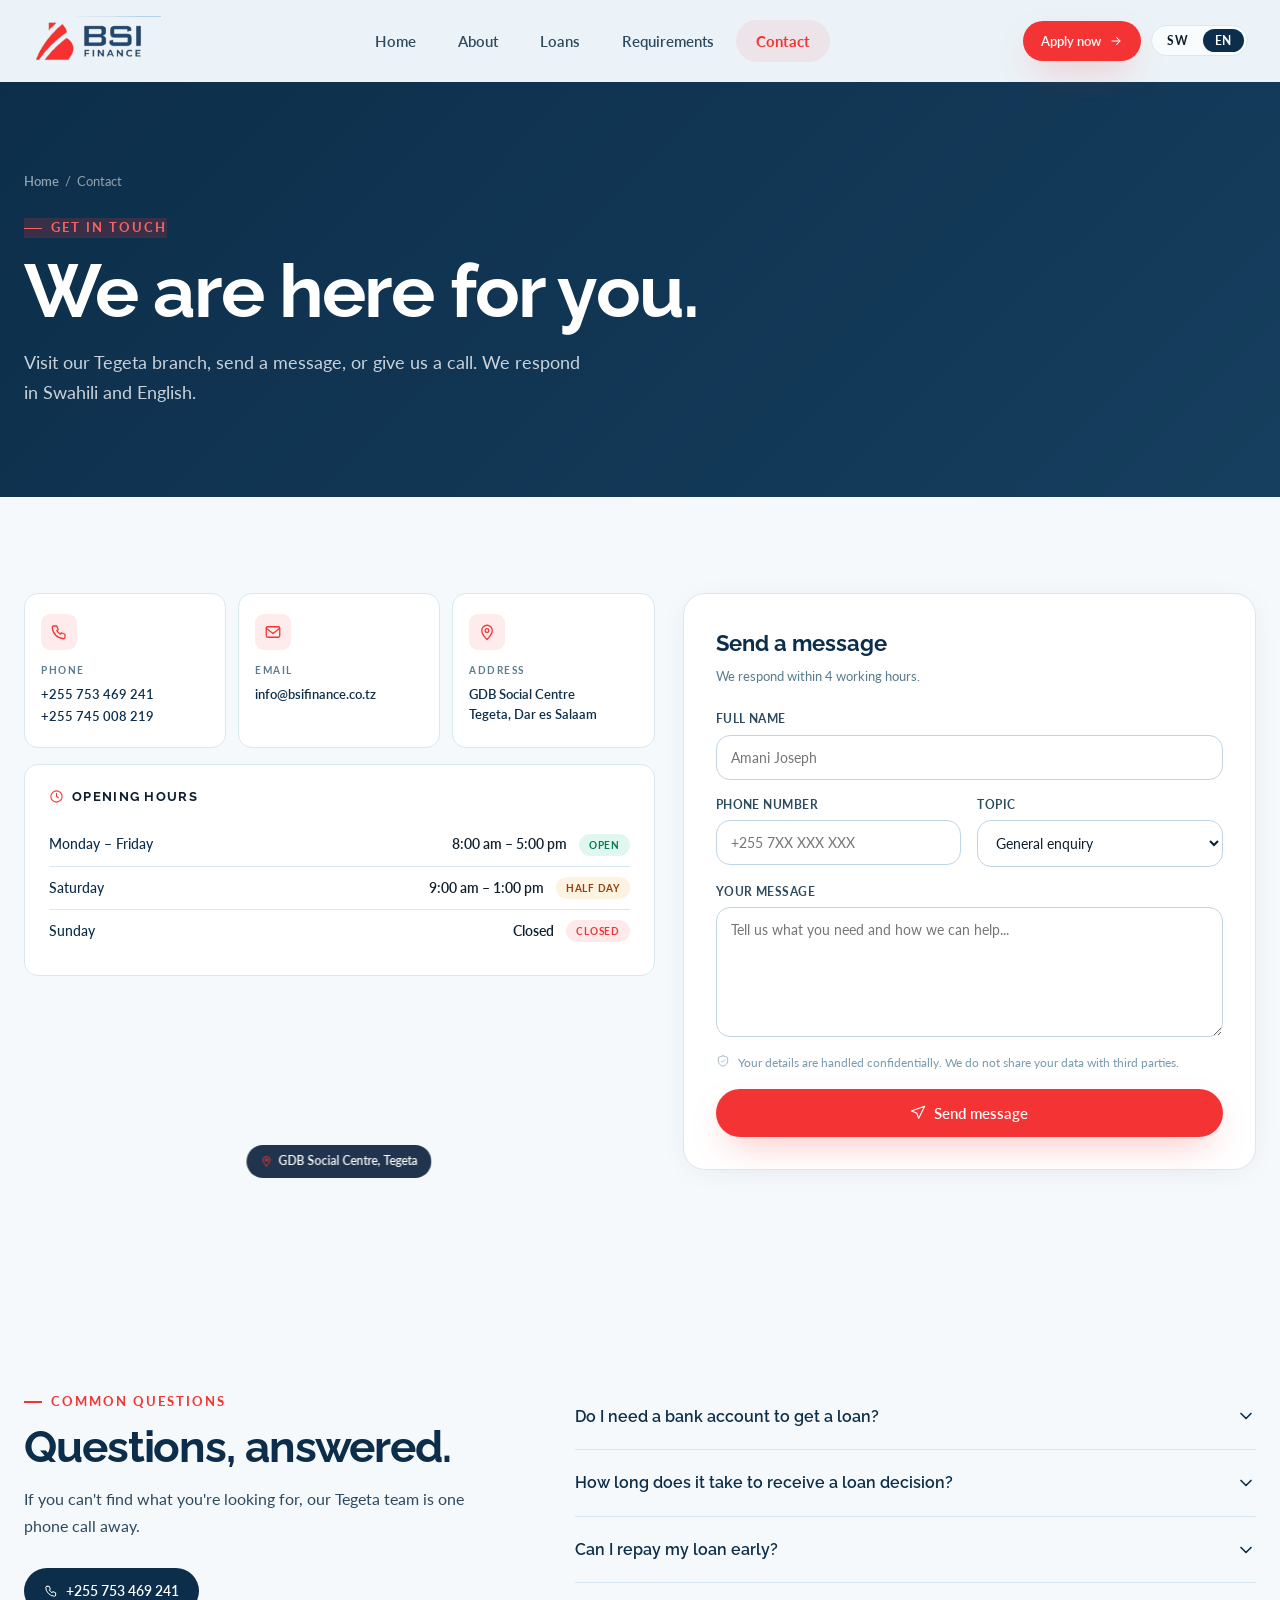
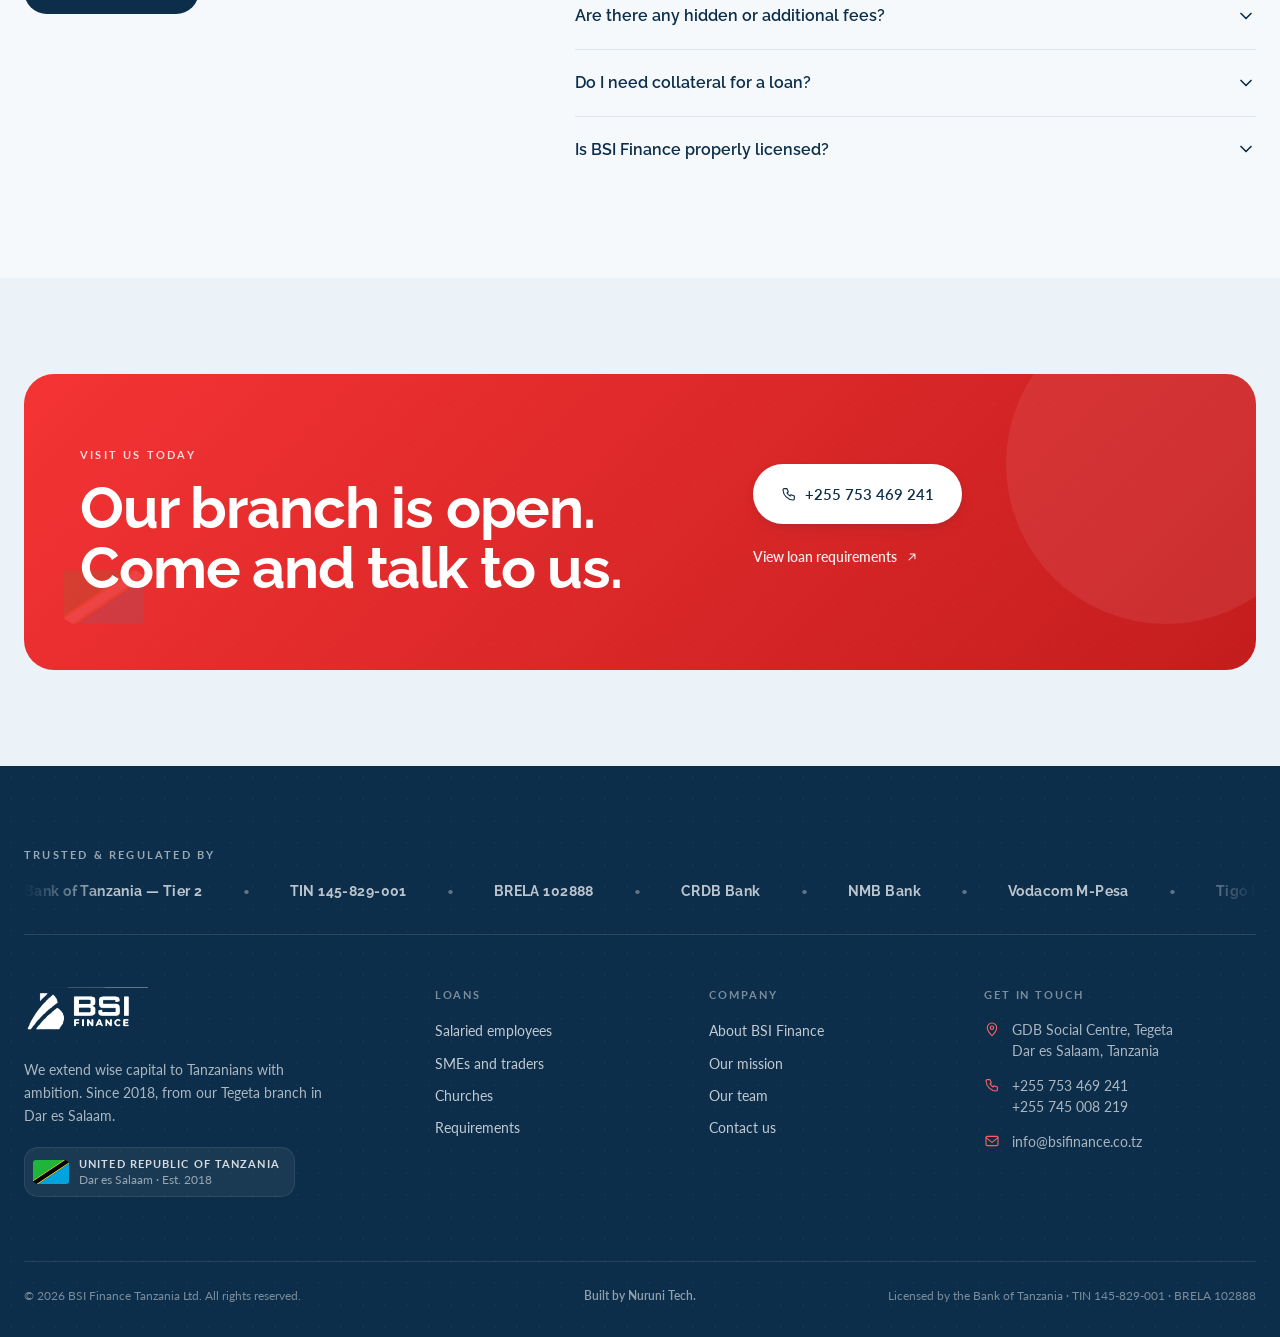
<file: contact.html>
<!DOCTYPE html>
<html lang="en">
<head>
  <meta charset="UTF-8">
  <meta name="viewport" content="width=device-width, initial-scale=1.0">
  <title>Contact — BSI Finance Tanzania</title>
  <meta name="description" content="Contact BSI Finance — visit our Tegeta branch in Dar es Salaam, call +255 753 469 241, or send a message. We respond in Swahili and English.">
  <link rel="stylesheet" href="css/style.css">
  <link rel="preconnect" href="https://fonts.googleapis.com">
  <link rel="preconnect" href="https://fonts.gstatic.com" crossorigin>
  <link href="https://fonts.googleapis.com/css2?family=Raleway:wght@300;400;500;600;700;800&family=Lato:wght@300;400;700&display=swap" rel="stylesheet">
</head>
<body>

<svg style="display:none" aria-hidden="true">
  <symbol id="ic-arrow-right" viewBox="0 0 24 24" fill="none" stroke="currentColor" stroke-width="1.8" stroke-linecap="round" stroke-linejoin="round"><path d="M5 12h14M13 6l6 6-6 6"/></symbol>
  <symbol id="ic-arrow-up-right" viewBox="0 0 24 24" fill="none" stroke="currentColor" stroke-width="1.8" stroke-linecap="round" stroke-linejoin="round"><path d="M7 17L17 7M9 7h8v8"/></symbol>
  <symbol id="ic-send" viewBox="0 0 24 24" fill="none" stroke="currentColor" stroke-width="1.7" stroke-linecap="round" stroke-linejoin="round"><path d="M22 2L2 9l8 3 3 8 9-18z"/></symbol>
  <symbol id="ic-phone" viewBox="0 0 24 24" fill="none" stroke="currentColor" stroke-width="1.7" stroke-linecap="round" stroke-linejoin="round"><path d="M5 4h4l2 5-2 1a11 11 0 005 5l1-2 5 2v4a2 2 0 01-2 2A16 16 0 013 6a2 2 0 012-2z"/></symbol>
  <symbol id="ic-mail" viewBox="0 0 24 24" fill="none" stroke="currentColor" stroke-width="1.7" stroke-linecap="round" stroke-linejoin="round"><rect x="3" y="5" width="18" height="14" rx="2"/><path d="M3 7l9 7 9-7"/></symbol>
  <symbol id="ic-pin" viewBox="0 0 24 24" fill="none" stroke="currentColor" stroke-width="1.7" stroke-linecap="round" stroke-linejoin="round"><path d="M12 22s7-7 7-12a7 7 0 10-14 0c0 5 7 12 7 12z"/><circle cx="12" cy="10" r="2.5"/></symbol>
  <symbol id="ic-clock" viewBox="0 0 24 24" fill="none" stroke="currentColor" stroke-width="1.7" stroke-linecap="round" stroke-linejoin="round"><circle cx="12" cy="12" r="9"/><path d="M12 7v5l3 2"/></symbol>
  <symbol id="ic-menu" viewBox="0 0 24 24" fill="none" stroke="currentColor" stroke-width="2" stroke-linecap="round"><path d="M4 7h16M4 12h16M4 17h16"/></symbol>
  <symbol id="ic-x" viewBox="0 0 24 24" fill="none" stroke="currentColor" stroke-width="2" stroke-linecap="round"><path d="M6 6l12 12M18 6L6 18"/></symbol>
  <symbol id="ic-chevron-down" viewBox="0 0 24 24" fill="none" stroke="currentColor" stroke-width="2" stroke-linecap="round" stroke-linejoin="round"><path d="M6 9l6 6 6-6"/></symbol>
  <symbol id="ic-check" viewBox="0 0 24 24" fill="none" stroke="currentColor" stroke-width="2.2" stroke-linecap="round" stroke-linejoin="round"><path d="M5 12l4 4L19 7"/></symbol>
  <symbol id="ic-shield" viewBox="0 0 24 24" fill="none" stroke="currentColor" stroke-width="1.7" stroke-linecap="round" stroke-linejoin="round"><path d="M12 3l8 3v6c0 5-4 8-8 9-4-1-8-4-8-9V6l8-3z"/><path d="M9 12l2 2 4-4"/></symbol>
</svg>

<!-- HEADER -->
<header class="site-header" id="main-header">
  <div class="nav-inner">
    <a href="index.html" class="nav-logo">
      <img src="images/bsi-logo.png" alt="BSI Finance" class="nav-logo-img">
    </a>
    <nav class="nav-links">
      <a href="index.html" data-sw="Mwanzo" data-en="Home">Home</a>
      
      <a href="about.html" data-sw="Kuhusu" data-en="About">About</a>
      <div class="nav-dropdown"><button class="nav-dropdown-trigger" data-sw="Mikopo" data-en="Loans">Loans <svg width="11" height="11" fill="none" stroke="currentColor" stroke-width="2.5" stroke-linecap="round" stroke-linejoin="round" viewBox="0 0 24 24"><path d="M6 9l6 6 6-6"/></svg></button><div class="nav-dropdown-menu"><a href="employee-loan.html"><span class="dd-icon"><svg width="14" height="14" fill="none" stroke="currentColor" stroke-width="2.2" stroke-linecap="round" stroke-linejoin="round" viewBox="0 0 24 24"><circle cx="12" cy="8" r="4"/><path d="M4 20c0-4 3.6-7 8-7s8 3 8 7"/></svg></span><span data-sw="Mkopo wa Wafanyakazi" data-en="Employee Loan">Employee Loan</span></a><a href="business-loan.html"><span class="dd-icon"><svg width="14" height="14" fill="none" stroke="currentColor" stroke-width="2.2" stroke-linecap="round" stroke-linejoin="round" viewBox="0 0 24 24"><rect x="3" y="7" width="18" height="13" rx="2"/><path d="M9 7V5a2 2 0 012-2h2a2 2 0 012 2v2"/></svg></span><span data-sw="Mkopo wa Biashara" data-en="Business Loan">Business Loan</span></a><a href="church-loan.html"><span class="dd-icon"><svg width="14" height="14" fill="none" stroke="currentColor" stroke-width="2.2" stroke-linecap="round" stroke-linejoin="round" viewBox="0 0 24 24"><path d="M12 2v4M10 4h4M5 22V11l7-4 7 4v11M9 22v-6h6v6"/></svg></span><span data-sw="Mkopo wa Kanisa" data-en="Church Loan">Church Loan</span></a></div></div>
      <a href="requirements.html" data-sw="Masharti" data-en="Requirements">Requirements</a>
      <a href="contact.html" class="active" data-sw="Wasiliana" data-en="Contact">Contact</a>
    </nav>
    <div class="nav-right">
      <a href="contact.html" class="btn btn-primary" style="font-size:13px;padding:10px 18px;text-decoration:none;"><span data-sw="Omba sasa" data-en="Apply now">Apply now</span><svg width="14" height="14"><use href="#ic-arrow-right"/></svg></a>
      <div class="lang-toggle">
        <button class="lang-btn" data-lang-btn="sw">SW</button>
        <button class="lang-btn active" data-lang-btn="en">EN</button>
      </div>
      <button class="nav-hamburger" id="nav-hamburger"><svg width="22" height="22"><use href="#ic-menu"/></svg></button>
    </div>
  </div>
</header>
<div class="mob-nav-overlay" id="mob-overlay"></div>
<nav class="mob-nav" id="mob-nav">
  <div class="mob-nav-top">
    <a href="index.html" class="nav-logo"><img src="images/bsi-logo.png" alt="BSI Finance" class="nav-logo-img"></a>
    <button id="mob-close" style="padding:8px;border-radius:10px;border:1px solid var(--line);"><svg width="22" height="22"><use href="#ic-x"/></svg></button>
  </div>
  <a href="index.html" data-sw="Mwanzo" data-en="Home">Home</a>
  <div class="mob-loan-group"><div class="mob-loan-label" data-sw="Mikopo" data-en="Loans">Loans</div><a href="employee-loan.html" class="mob-loan-link" data-sw="Mkopo wa Wafanyakazi" data-en="Employee Loan">Employee Loan</a><a href="business-loan.html" class="mob-loan-link" data-sw="Mkopo wa Biashara" data-en="Business Loan">Business Loan</a><a href="church-loan.html" class="mob-loan-link" data-sw="Mkopo wa Kanisa" data-en="Church Loan">Church Loan</a></div>
  <a href="about.html" data-sw="Kuhusu" data-en="About">About</a>
  <a href="requirements.html" data-sw="Masharti" data-en="Requirements">Requirements</a>
  <a href="contact.html" class="active" data-sw="Wasiliana" data-en="Contact">Contact</a>
  <div class="mob-cta"><div class="lang-toggle" style="margin-bottom:16px;"><button class="lang-btn" data-lang-btn="sw">SW</button><button class="lang-btn active" data-lang-btn="en">EN</button></div><a href="contact.html" class="btn btn-primary" style="width:100%;justify-content:center;padding:14px;text-decoration:none;"><span data-sw="Omba sasa" data-en="Apply now">Apply now</span><svg width="14" height="14"><use href="#ic-arrow-right"/></svg></a></div>
</nav>

<!-- PAGE HERO -->
<section class="page-hero page-hero--contact">
  <div class="wrap" style="position:relative;">
    <div class="breadcrumb">
      <a href="index.html" data-sw="Mwanzo" data-en="Home">Home</a>
      <span class="breadcrumb-sep">/</span>
      <span data-sw="Wasiliana" data-en="Contact">Contact</span>
    </div>
    <span class="eyebrow" data-sw="Wasiliana nasi" data-en="Get in touch">Get in touch</span>
    <h1 class="display" style="margin:14px 0 18px;" data-sw="Sisi tuko hapa." data-en="We are here for you.">We are here for you.</h1>
    <p style="font-size:18px;max-width:560px;" data-sw="Tembelea tawi letu Tegeta, andika ujumbe, au piga simu. Tunajibu kwa Kiswahili na Kiingereza." data-en="Visit our Tegeta branch, send a message, or give us a call. We respond in Swahili and English.">Visit our Tegeta branch, send a message, or give us a call. We respond in Swahili and English.</p>
  </div>
</section>

<!-- CONTACT MAIN SECTION -->
<section class="section" style="background:var(--sand-50);">
  <div class="wrap">
    <div class="contact-grid">

      <!-- LEFT: info panel -->
      <div class="ct-left reveal">

        <!-- 3 channel cards -->
        <div class="ct-channels">
          <div class="ct-channel">
            <div class="ct-channel-icon"><svg width="18" height="18"><use href="#ic-phone"/></svg></div>
            <div class="ct-channel-label" data-sw="Simu" data-en="Phone">Phone</div>
            <div class="ct-channel-val">
              <a href="tel:+255753469241">+255 753 469 241</a>
              <a href="tel:+255745008219">+255 745 008 219</a>
            </div>
          </div>
          <div class="ct-channel">
            <div class="ct-channel-icon"><svg width="18" height="18"><use href="#ic-mail"/></svg></div>
            <div class="ct-channel-label">Email</div>
            <div class="ct-channel-val">
              <a href="mailto:info@bsifinance.co.tz">info@bsifinance.co.tz</a>
            </div>
          </div>
          <div class="ct-channel">
            <div class="ct-channel-icon"><svg width="18" height="18"><use href="#ic-pin"/></svg></div>
            <div class="ct-channel-label" data-sw="Anwani" data-en="Address">Address</div>
            <div class="ct-channel-val">
              GDB Social Centre<br>Tegeta, Dar es Salaam
            </div>
          </div>
        </div>

        <!-- Opening hours -->
        <div class="ct-hours-card">
          <div class="ct-hours-heading">
            <svg width="15" height="15"><use href="#ic-clock"/></svg>
            <span data-sw="Saa za kufanya kazi" data-en="Opening hours">Opening hours</span>
          </div>
          <div class="ct-hours-list">
            <div class="ct-hours-row">
              <span class="ct-hours-day" data-sw="Jumatatu – Ijumaa" data-en="Monday – Friday">Monday – Friday</span>
              <span class="ct-hours-time">8:00 am – 5:00 pm</span>
              <span class="ct-pill ct-pill--open" data-sw="Wazi" data-en="Open">Open</span>
            </div>
            <div class="ct-hours-row">
              <span class="ct-hours-day" data-sw="Jumamosi" data-en="Saturday">Saturday</span>
              <span class="ct-hours-time">9:00 am – 1:00 pm</span>
              <span class="ct-pill ct-pill--partial" data-sw="Nusu siku" data-en="Half day">Half day</span>
            </div>
            <div class="ct-hours-row" style="border-bottom:none;">
              <span class="ct-hours-day" data-sw="Jumapili" data-en="Sunday">Sunday</span>
              <span class="ct-hours-time" data-sw="Imefungwa" data-en="Closed">Closed</span>
              <span class="ct-pill ct-pill--closed" data-sw="Imefungwa" data-en="Closed">Closed</span>
            </div>
          </div>
        </div>

        <!-- Google Map -->
        <div class="ct-map">
          <iframe
            src="https://maps.google.com/maps?q=GDB+Social+Centre,+Tegeta,+Dar+es+Salaam,+Tanzania&t=&z=16&ie=UTF8&iwloc=&output=embed"
            width="100%" height="100%"
            style="border:0;position:absolute;inset:0;width:100%;height:100%;"
            allowfullscreen="" loading="lazy"
            referrerpolicy="no-referrer-when-downgrade"
            title="BSI Finance — GDB Social Centre, Tegeta, Dar es Salaam">
          </iframe>
          <div class="ct-map-badge">
            <svg width="12" height="12"><use href="#ic-pin"/></svg>
            GDB Social Centre, Tegeta
          </div>
        </div>

      </div>

      <!-- RIGHT: contact form -->
      <div class="card form-card">
        <div style="font-family:'Raleway',sans-serif;font-size:22px;font-weight:700;color:var(--navy-900);margin-bottom:4px;" data-sw="Andika ujumbe" data-en="Send a message">Send a message</div>
        <div style="font-size:13px;color:var(--ink-500);margin-bottom:24px;" data-sw="Tutajibu ndani ya saa 4 za kazi." data-en="We respond within 4 working hours.">We respond within 4 working hours.</div>

        <form id="contact-form" action="https://formspree.io/f/xgoqzqek" method="POST" style="display:flex;flex-direction:column;gap:16px;" novalidate>
          <input type="hidden" name="_subject" value="New message — BSI Finance website">

          <div class="field">
            <label data-sw="Jina kamili" data-en="Full name">Full name</label>
            <input type="text" name="name" placeholder="Amani Joseph" data-sw-ph="Amani Joseph" data-en-ph="Amani Joseph" required>
          </div>

          <div class="form-row">
            <div class="field">
              <label data-sw="Namba ya simu" data-en="Phone number">Phone number</label>
              <input type="tel" name="phone" placeholder="+255 7XX XXX XXX" data-sw-ph="+255 7XX XXX XXX" data-en-ph="+255 7XX XXX XXX">
            </div>
            <div class="field">
              <label data-sw="Mada" data-en="Topic">Topic</label>
              <select name="topic">
                <option value="general" data-sw="Maelezo ya jumla" data-en="General enquiry">General enquiry</option>
                <option value="apply" data-sw="Maombi mapya ya mkopo" data-en="New loan application">New loan application</option>
                <option value="wafanyakazi" data-sw="Mkopo wa Wafanyakazi" data-en="Wafanyakazi loan">Wafanyakazi loan</option>
                <option value="biashara" data-sw="Mkopo wa Biashara" data-en="Business loan">Business loan</option>
                <option value="kanisa" data-sw="Mkopo wa Kanisa" data-en="Church loan">Church loan</option>
                <option value="repay" data-sw="Maswali ya marejesho" data-en="Repayment query">Repayment query</option>
                <option value="complaint" data-sw="Malalamiko" data-en="Complaint">Complaint</option>
              </select>
            </div>
          </div>

          <div class="field">
            <label data-sw="Ujumbe wako" data-en="Your message">Your message</label>
            <textarea name="message" rows="6" placeholder="Tell us what you need and how we can help..." data-sw-ph="Tueleze kile unachohitaji na jinsi tunavyoweza kukusaidia..." data-en-ph="Tell us what you need and how we can help..."></textarea>
          </div>

          <!-- Privacy note -->
          <div style="font-size:12px;color:var(--ink-400);display:flex;gap:8px;align-items:flex-start;">
            <svg width="14" height="14" style="flex-shrink:0;margin-top:1px;color:var(--ink-300);"><use href="#ic-shield"/></svg>
            <span data-sw="Maelezo yako yanashughulikiwa kwa siri. Hatushirikishi data yako na watu wa tatu." data-en="Your details are handled confidentially. We do not share your data with third parties.">Your details are handled confidentially. We do not share your data with third parties.</span>
          </div>

          <button type="submit" class="btn btn-primary" style="justify-content:center;padding:15px;font-size:15px;">
            <svg width="16" height="16"><use href="#ic-send"/></svg>
            <span data-sw="Tuma ujumbe" data-en="Send message">Send message</span>
          </button>
        </form>
      </div>

    </div>
  </div>
</section>

<!-- FAQ SECTION -->
<section class="section" style="background:var(--sand-50);">
  <div class="wrap">
    <div class="about-grid faq-section-grid">

      <div class="reveal">
        <span class="eyebrow" data-sw="Maswali ya kawaida" data-en="Common questions">Common questions</span>
        <h2 class="display" style="margin:12px 0 16px;font-size:clamp(26px,3.5vw,44px);color:var(--navy-900);" data-sw="Maswali, majibu." data-en="Questions, answered.">Questions, answered.</h2>
        <p style="line-height:1.68;margin-bottom:28px;" data-sw="Kama hukupata jibu unalotafuta, timu yetu ya Tegeta iko simu moja tu." data-en="If you can't find what you're looking for, our Tegeta team is one phone call away.">If you can't find what you're looking for, our Tegeta team is one phone call away.</p>
        <a href="tel:+255753469241" class="btn btn-dark" style="text-decoration:none;">
          <svg width="14" height="14"><use href="#ic-phone"/></svg>
          +255 753 469 241
        </a>

      </div>

      <div class="reveal d1">
        <div class="faq-item">
          <div class="faq-q">
            <span data-sw="Ninahitaji akaunti ya benki ili kupata mkopo?" data-en="Do I need a bank account to get a loan?">Do I need a bank account to get a loan?</span>
            <svg class="chevron" width="20" height="20"><use href="#ic-chevron-down"/></svg>
          </div>
          <div class="faq-a" data-sw="Ndiyo, akaunti ya benki au mkoba wa pesa za simu (M-Pesa, Tigo, Airtel) inahitajika ili kupokea mkopo na kufanya marejesho. Hii husaidia usalama na uwazi wa miamala." data-en="Yes, a bank account or mobile money wallet (M-Pesa, Tigo Pesa or Airtel Money) is required to receive your loan and make repayments. This ensures security and transaction transparency.">Yes, a bank account or mobile money wallet (M-Pesa, Tigo Pesa or Airtel Money) is required to receive your loan and make repayments. This ensures security and transaction transparency.</div>
        </div>

        <div class="faq-item">
          <div class="faq-q">
            <span data-sw="Ninachukua muda gani kupata jibu la maombi yangu?" data-en="How long does it take to receive a loan decision?">How long does it take to receive a loan decision?</span>
            <svg class="chevron" width="20" height="20"><use href="#ic-chevron-down"/></svg>
          </div>
          <div class="faq-a" data-sw="Tunatoa jibu ndani ya masaa 24 kwa mikopo ya wafanyakazi, masaa 48 kwa mikopo ya biashara, na masaa 72 kwa mikopo ya makanisa — baada ya kupokea nyaraka zote kamili." data-en="We deliver decisions within 24 hours for salaried loans, 48 hours for business loans, and 72 hours for church loans — after receiving all complete documents.">We deliver decisions within 24 hours for salaried loans, 48 hours for business loans, and 72 hours for church loans — after receiving all complete documents.</div>
        </div>

        <div class="faq-item">
          <div class="faq-q">
            <span data-sw="Je, ninaweza kulipa mkopo mapema?" data-en="Can I repay my loan early?">Can I repay my loan early?</span>
            <svg class="chevron" width="20" height="20"><use href="#ic-chevron-down"/></svg>
          </div>
          <div class="faq-a" data-sw="Ndiyo. BSI Finance inakubali malipo ya mapema bila ada yoyote ya adhabu. Pia unaweza kuomba mkopo mpya baada ya kulipa 50% ya mkopo wako wa sasa." data-en="Yes. BSI Finance accepts early repayments with no penalty fees. You may also request a top-up loan after repaying 50% of your current balance.">Yes. BSI Finance accepts early repayments with no penalty fees. You may also request a top-up loan after repaying 50% of your current balance.</div>
        </div>

        <div class="faq-item">
          <div class="faq-q">
            <span data-sw="Je, kuna ada za siri au za nyongeza?" data-en="Are there any hidden or additional fees?">Are there any hidden or additional fees?</span>
            <svg class="chevron" width="20" height="20"><use href="#ic-chevron-down"/></svg>
          </div>
          <div class="faq-a" data-sw="Hapana. BSI Finance haina ada za maombi, wala ada za siri. Riba yote na ada nyingine zinaelezwa wazi kabla ya kusaini mkataba wowote." data-en="No. BSI Finance charges zero application fees and has no hidden costs. All interest and any applicable charges are clearly disclosed before you sign any agreement.">No. BSI Finance charges zero application fees and has no hidden costs. All interest and any applicable charges are clearly disclosed before you sign any agreement.</div>
        </div>

        <div class="faq-item">
          <div class="faq-q">
            <span data-sw="Ninahitaji dhamana ili kupata mkopo?" data-en="Do I need collateral for a loan?">Do I need collateral for a loan?</span>
            <svg class="chevron" width="20" height="20"><use href="#ic-chevron-down"/></svg>
          </div>
          <div class="faq-a" data-sw="Inategemea aina ya mkopo. Mkopo wa wafanyakazi hutumia mshahara kama dhamana. Mikopo ya biashara na kanisa inahitaji dhamana kama hati ya nyumba, kiwanja au gari." data-en="It depends on the loan type. Salaried loans use your payslip as collateral. Business and church loans require a physical asset such as a property title, plot deed or vehicle logbook.">It depends on the loan type. Salaried loans use your payslip as collateral. Business and church loans require a physical asset such as a property title, plot deed or vehicle logbook.</div>
        </div>

        <div class="faq-item" style="border-bottom:none;">
          <div class="faq-q">
            <span data-sw="BSI Finance imeidhinishwa?" data-en="Is BSI Finance properly licensed?">Is BSI Finance properly licensed?</span>
            <svg class="chevron" width="20" height="20"><use href="#ic-chevron-down"/></svg>
          </div>
          <div class="faq-a" data-sw="Ndiyo. BSI Finance inafanya kazi chini ya leseni ya Benki Kuu ya Tanzania (Tier 2 Microfinance). TIN yetu ni 145-829-001 na namba yetu ya BRELA ni 102888." data-en="Yes. BSI Finance operates under a Tier 2 Microfinance licence issued by the Bank of Tanzania. Our TIN is 145-829-001 and our BRELA registration number is 102888.">Yes. BSI Finance operates under a Tier 2 Microfinance licence issued by the Bank of Tanzania. Our TIN is 145-829-001 and our BRELA registration number is 102888.</div>
        </div>
      </div>

    </div>
  </div>
</section>

<!-- CTA -->
<section class="section">
  <div class="wrap">
    <div class="cta-band reveal">
      <div class="cta-band-deco"></div>
      <!-- Small Tanzania flag watermark inside CTA -->
      <div style="position:absolute;left:40px;bottom:40px;opacity:.1;pointer-events:none;">
        <svg viewBox="0 0 60 40" width="80" height="54">
          <polygon points="0,0 51,0 0,34" fill="#1EB53A"/>
          <polygon points="0,34 51,0 54,0 0,36" fill="#FCD116"/>
          <polygon points="0,36 54,0 60,4 6,40" fill="#fff"/>
          <polygon points="6,40 60,4 60,6 9,40" fill="#FCD116"/>
          <polygon points="9,40 60,6 60,40" fill="#00A3DD"/>
        </svg>
      </div>
      <div class="cta-band-inner">
        <div>
          <div class="cta-band-eyebrow" data-sw="Karibu ofisini mwetu" data-en="Visit us today">Visit us today</div>
          <h2 data-sw="Tawi letu liko wazi. Njoo tuongee." data-en="Our branch is open. Come and talk to us.">Our branch is open. Come and talk to us.</h2>
        </div>
        <div class="cta-band-actions">
          <a href="tel:+255753469241" class="btn btn-white" style="padding:18px 28px;font-size:15px;text-decoration:none;">
            <svg width="16" height="16" style="color:var(--navy-900);"><use href="#ic-phone"/></svg>
            <span style="color:var(--navy-900);">+255 753 469 241</span>
          </a>
          <a href="requirements.html" class="btn" style="color:rgba(255,255,255,.9);padding:12px 0;font-size:14px;text-decoration:none;">
            <span data-sw="Angalia masharti ya mkopo" data-en="View loan requirements">View loan requirements</span>
            <svg width="14" height="14"><use href="#ic-arrow-up-right"/></svg>
          </a>
        </div>
      </div>
    </div>
  </div>
</section>

<!-- FOOTER -->
<footer class="site-footer">
  <div class="dot-grid-dark" style="position:absolute;inset:0;opacity:.4;pointer-events:none;"></div>
  <div class="wrap" style="position:relative;">
    <!-- Trust strip -->
    <div class="footer-trust">
      <div class="footer-trust-label">Trusted &amp; regulated by</div>
      <div class="footer-trust-wrap">
        <div class="footer-trust-track">
          <span class="footer-trust-item">Bank of Tanzania &mdash; Tier 2</span>
          <span class="footer-trust-dot">&bull;</span>
          <span class="footer-trust-item">TIN 145-829-001</span>
          <span class="footer-trust-dot">&bull;</span>
          <span class="footer-trust-item">BRELA 102888</span>
          <span class="footer-trust-dot">&bull;</span>
          <span class="footer-trust-item">CRDB Bank</span>
          <span class="footer-trust-dot">&bull;</span>
          <span class="footer-trust-item">NMB Bank</span>
          <span class="footer-trust-dot">&bull;</span>
          <span class="footer-trust-item">Vodacom M-Pesa</span>
          <span class="footer-trust-dot">&bull;</span>
          <span class="footer-trust-item">Tigo Pesa</span>
          <span class="footer-trust-dot">&bull;</span>
          <span class="footer-trust-item">Airtel Money</span>
          <span class="footer-trust-dot">&bull;</span>
          <span class="footer-trust-item">Halotel</span>
          <span class="footer-trust-dot">&bull;</span>
          <span class="footer-trust-item">TRA Tanzania</span>
          <span class="footer-trust-dot">&bull;</span>
          <!-- loop duplicate -->
          <span class="footer-trust-item">Bank of Tanzania &mdash; Tier 2</span>
          <span class="footer-trust-dot">&bull;</span>
          <span class="footer-trust-item">TIN 145-829-001</span>
          <span class="footer-trust-dot">&bull;</span>
          <span class="footer-trust-item">BRELA 102888</span>
          <span class="footer-trust-dot">&bull;</span>
          <span class="footer-trust-item">CRDB Bank</span>
          <span class="footer-trust-dot">&bull;</span>
          <span class="footer-trust-item">NMB Bank</span>
          <span class="footer-trust-dot">&bull;</span>
          <span class="footer-trust-item">Vodacom M-Pesa</span>
          <span class="footer-trust-dot">&bull;</span>
          <span class="footer-trust-item">Tigo Pesa</span>
          <span class="footer-trust-dot">&bull;</span>
          <span class="footer-trust-item">Airtel Money</span>
          <span class="footer-trust-dot">&bull;</span>
          <span class="footer-trust-item">Halotel</span>
          <span class="footer-trust-dot">&bull;</span>
          <span class="footer-trust-item">TRA Tanzania</span>
        </div>
      </div>
    </div>
    <div class="footer-top">
      <div class="footer-brand">
        <a href="index.html" class="nav-logo" style="display:inline-flex;"><img src="images/bsi-logo.png" alt="BSI Finance" class="nav-logo-img" style="height:48px;filter:brightness(0) invert(1);"></a>
        <p data-sw="Tunatoa mtaji wenye busara kwa Watanzania wenye ndoto. Toka 2018, kutoka tawi letu la Tegeta." data-en="We extend wise capital to Tanzanians with ambition. Since 2018, from our Tegeta branch in Dar es Salaam.">We extend wise capital to Tanzanians with ambition. Since 2018, from our Tegeta branch in Dar es Salaam.</p>
        <div class="footer-tz"><svg viewBox="0 0 60 40" width="36" height="24" style="border-radius:3px;flex-shrink:0;"><polygon points="0,0 51,0 0,34" fill="#1EB53A"/><polygon points="0,34 51,0 54,0 0,36" fill="#FCD116"/><polygon points="0,36 54,0 60,4 6,40" fill="#000"/><polygon points="6,40 60,4 60,6 9,40" fill="#FCD116"/><polygon points="9,40 60,6 60,40" fill="#00A3DD"/></svg><div class="footer-tz-text"><strong>United Republic of Tanzania</strong>Dar es Salaam · Est. 2018</div></div>
      </div>
      <div><div class="footer-col-title" data-sw="Mikopo" data-en="Loans">Loans</div><div class="footer-links"><a href="employee-loan.html" data-sw="Wafanyakazi" data-en="Salaried employees">Salaried employees</a><a href="business-loan.html" data-sw="Wafanyabiashara" data-en="SMEs and traders">SMEs and traders</a><a href="church-loan.html" data-sw="Kanisa" data-en="Churches">Churches</a><a href="requirements.html" data-sw="Masharti ya mkopo" data-en="Requirements">Requirements</a></div></div>
      <div><div class="footer-col-title" data-sw="Kampuni" data-en="Company">Company</div><div class="footer-links"><a href="about.html" data-sw="Kuhusu BSI" data-en="About BSI Finance">About BSI Finance</a><a href="about.html#mission" data-sw="Dhamira yetu" data-en="Our mission">Our mission</a><a href="about.html#team" data-sw="Timu yetu" data-en="Our team">Our team</a><a href="contact.html" data-sw="Wasiliana nasi" data-en="Contact us">Contact us</a></div></div>
      <div><div class="footer-col-title" data-sw="Wasiliana" data-en="Get in touch">Get in touch</div><div class="footer-contact-item"><svg class="footer-ci-icon" width="16" height="16"><use href="#ic-pin"/></svg><div class="footer-ci-text">GDB Social Centre, Tegeta<br>Dar es Salaam, Tanzania</div></div><div class="footer-contact-item"><svg class="footer-ci-icon" width="16" height="16"><use href="#ic-phone"/></svg><div class="footer-ci-text"><a href="tel:+255753469241">+255 753 469 241</a><br><a href="tel:+255745008219">+255 745 008 219</a></div></div><div class="footer-contact-item"><svg class="footer-ci-icon" width="16" height="16"><use href="#ic-mail"/></svg><div class="footer-ci-text"><a href="mailto:info@bsifinance.co.tz">info@bsifinance.co.tz</a></div></div></div>
    </div>
    <hr class="footer-divider">
    <div class="footer-bottom">
      <div data-sw="© 2026 BSI Finance Tanzania Ltd. Haki zote zimehifadhiwa." data-en="© 2026 BSI Finance Tanzania Ltd. All rights reserved.">© 2026 BSI Finance Tanzania Ltd. All rights reserved.</div>
      <div class="footer-built">Built by Nuruni Tech.</div>
      
      <div>Licensed by the Bank of Tanzania · TIN 145-829-001 · BRELA 102888</div>
    </div>
  </div>
</footer>

<script src="js/main.js"></script>
</body>
</html>
</file>
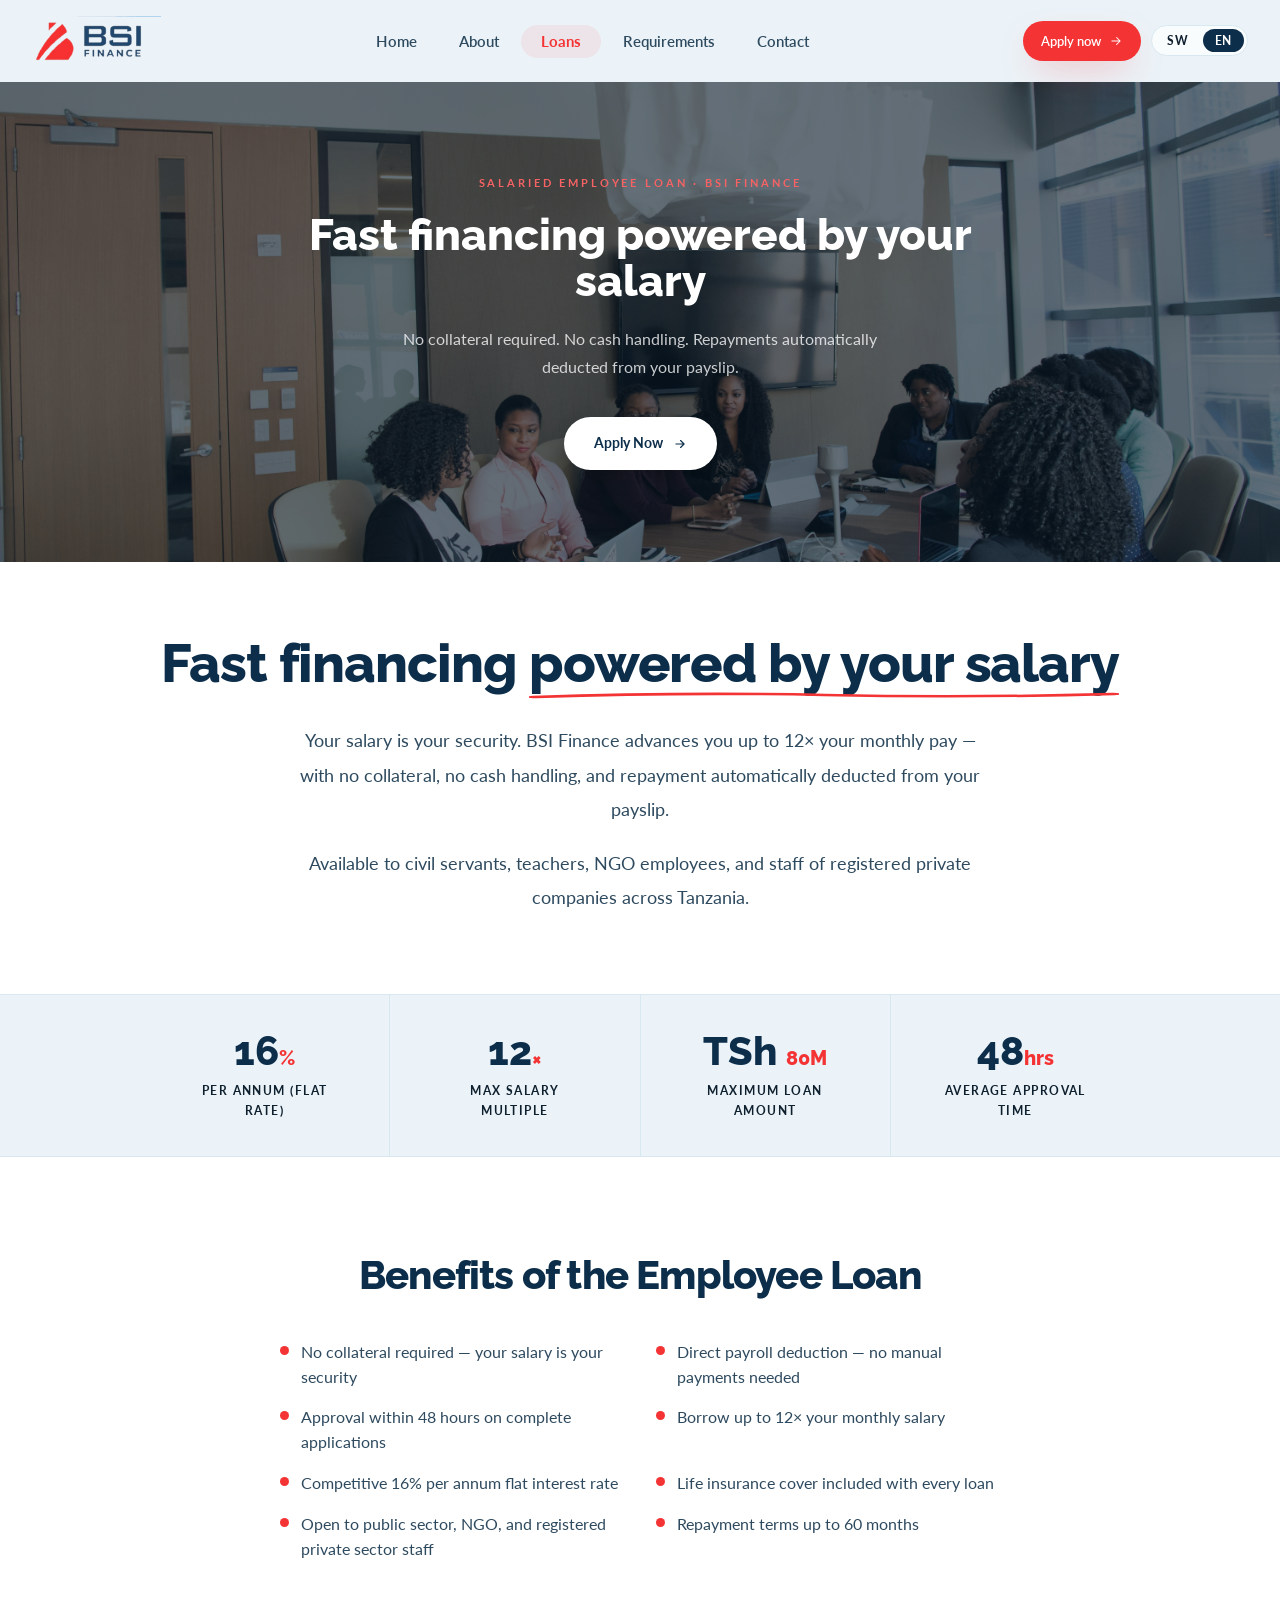
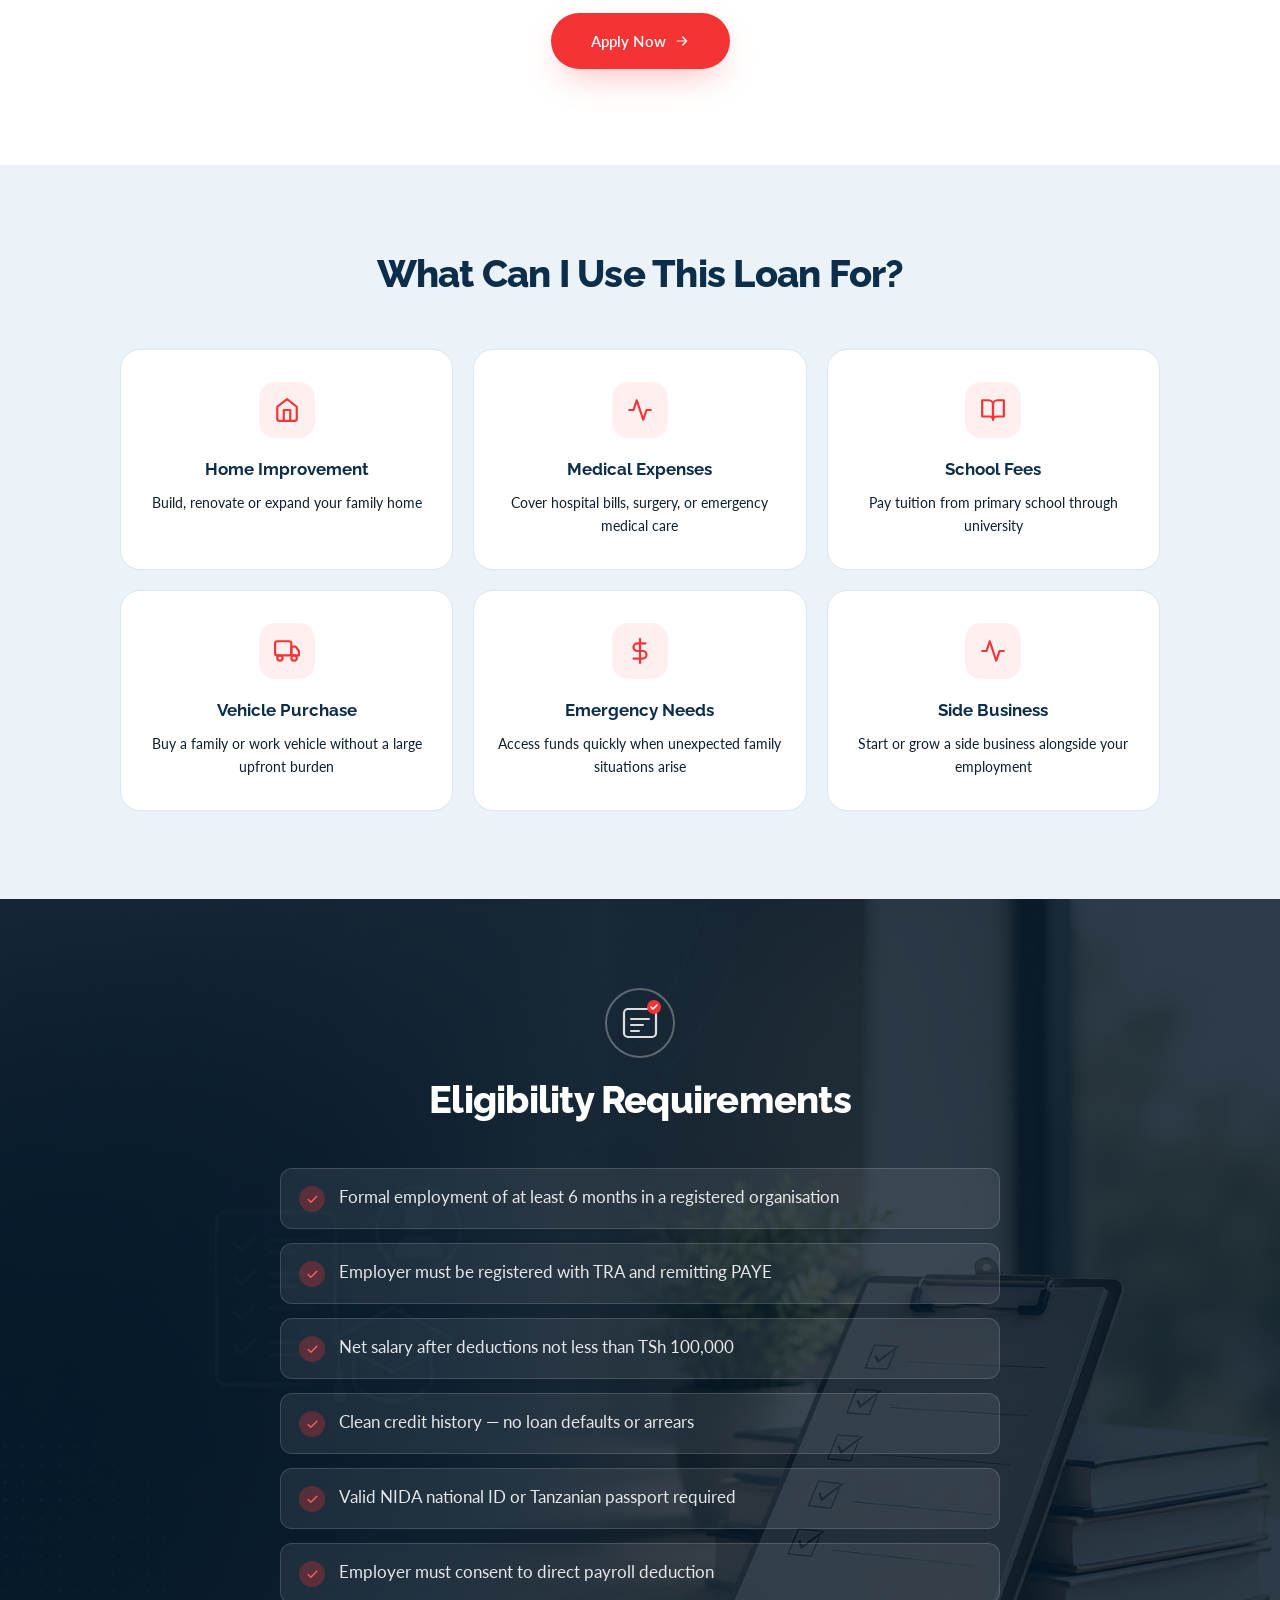
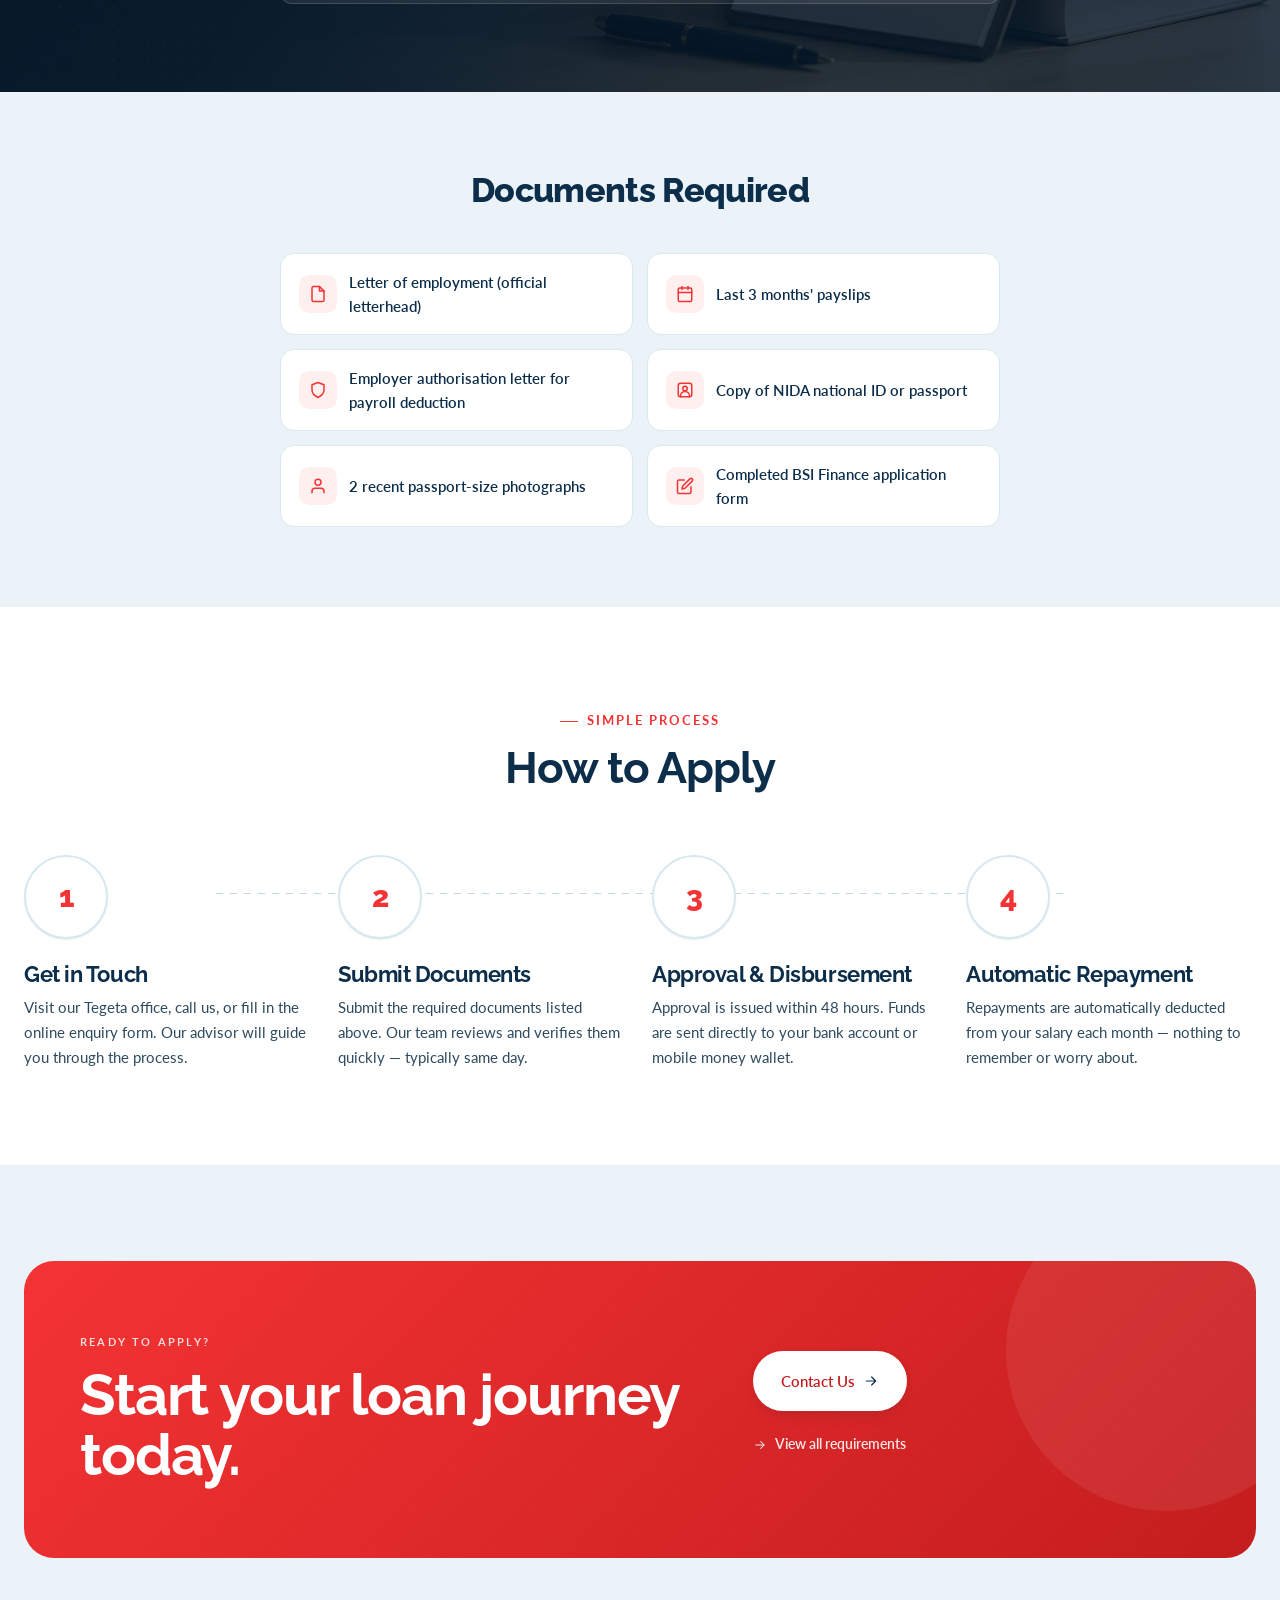
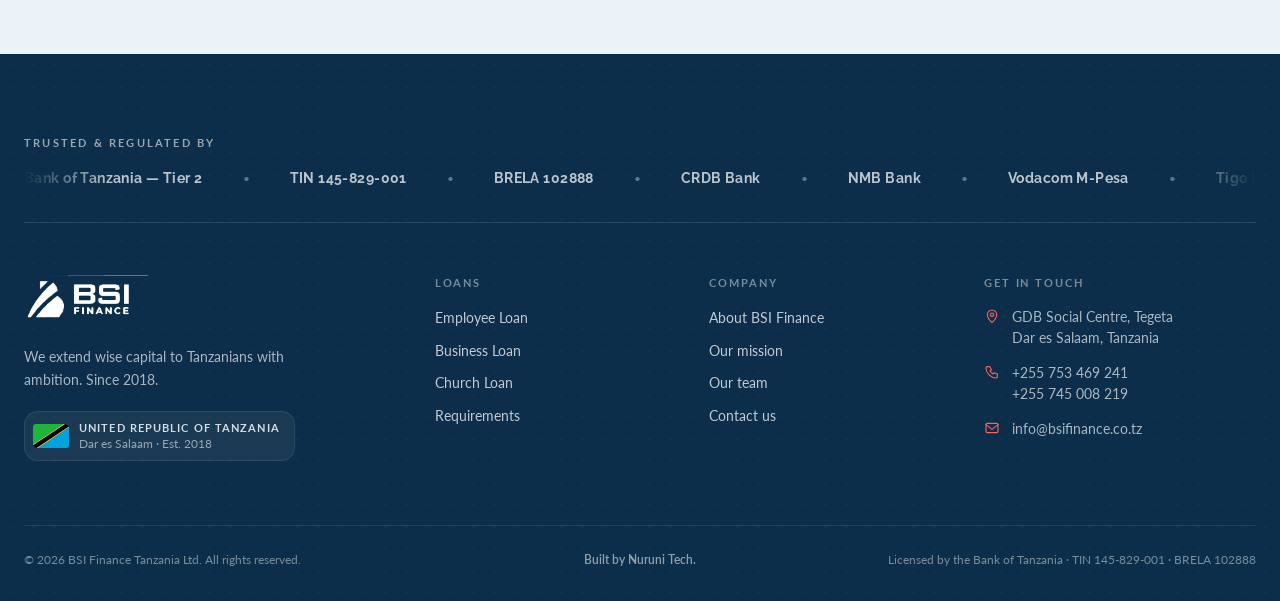
<file: employee-loan.html>
<!DOCTYPE html>
<html lang="en">
<head>
  <meta charset="UTF-8">
  <meta name="viewport" content="width=device-width, initial-scale=1.0">
  <title>Employee Loan — BSI Finance Tanzania</title>
  <meta name="description" content="BSI Finance Salaried Employee Loan — borrow up to 12× your monthly salary at 16% p.a. 48-hour approval, no collateral, direct payroll deduction.">
  <link rel="stylesheet" href="css/style.css">
  <link rel="preconnect" href="https://fonts.googleapis.com">
  <link rel="preconnect" href="https://fonts.gstatic.com" crossorigin>
  <link href="https://fonts.googleapis.com/css2?family=Raleway:wght@300;400;500;600;700;800&family=Lato:wght@300;400;700&display=swap" rel="stylesheet">
</head>
<body>

<svg style="display:none" aria-hidden="true">
  <symbol id="ic-arrow-right" viewBox="0 0 24 24" fill="none" stroke="currentColor" stroke-width="1.8" stroke-linecap="round" stroke-linejoin="round"><path d="M5 12h14M13 6l6 6-6 6"/></symbol>
  <symbol id="ic-check" viewBox="0 0 24 24" fill="none" stroke="currentColor" stroke-width="2.2" stroke-linecap="round" stroke-linejoin="round"><path d="M5 12l4 4L19 7"/></symbol>
  <symbol id="ic-phone" viewBox="0 0 24 24" fill="none" stroke="currentColor" stroke-width="1.7" stroke-linecap="round" stroke-linejoin="round"><path d="M5 4h4l2 5-2 1a11 11 0 005 5l1-2 5 2v4a2 2 0 01-2 2A16 16 0 013 6a2 2 0 012-2z"/></symbol>
  <symbol id="ic-mail" viewBox="0 0 24 24" fill="none" stroke="currentColor" stroke-width="1.7" stroke-linecap="round" stroke-linejoin="round"><rect x="3" y="5" width="18" height="14" rx="2"/><path d="M3 7l9 7 9-7"/></symbol>
  <symbol id="ic-pin" viewBox="0 0 24 24" fill="none" stroke="currentColor" stroke-width="1.7" stroke-linecap="round" stroke-linejoin="round"><path d="M12 22s7-7 7-12a7 7 0 10-14 0c0 5 7 12 7 12z"/><circle cx="12" cy="10" r="2.5"/></symbol>
  <symbol id="ic-menu" viewBox="0 0 24 24" fill="none" stroke="currentColor" stroke-width="2" stroke-linecap="round"><path d="M4 7h16M4 12h16M4 17h16"/></symbol>
  <symbol id="ic-x" viewBox="0 0 24 24" fill="none" stroke="currentColor" stroke-width="2" stroke-linecap="round"><path d="M6 6l12 12M18 6L6 18"/></symbol>
</svg>

<!-- HEADER -->
<header class="site-header" id="main-header">
  <div class="nav-inner">
    <a href="index.html" class="nav-logo">
      <img src="images/bsi-logo.png" alt="BSI Finance" class="nav-logo-img">
    </a>
    <nav class="nav-links">
      <a href="index.html" data-sw="Mwanzo" data-en="Home">Home</a>
      
      <a href="about.html" data-sw="Kuhusu" data-en="About">About</a>
      <div class="nav-dropdown"><button class="nav-dropdown-trigger active" data-sw="Mikopo" data-en="Loans">Loans <svg width="11" height="11" fill="none" stroke="currentColor" stroke-width="2.5" stroke-linecap="round" stroke-linejoin="round" viewBox="0 0 24 24"><path d="M6 9l6 6 6-6"/></svg></button><div class="nav-dropdown-menu"><a href="employee-loan.html"><span class="dd-icon"><svg width="14" height="14" fill="none" stroke="currentColor" stroke-width="2.2" stroke-linecap="round" stroke-linejoin="round" viewBox="0 0 24 24"><circle cx="12" cy="8" r="4"/><path d="M4 20c0-4 3.6-7 8-7s8 3 8 7"/></svg></span><span data-sw="Mkopo wa Wafanyakazi" data-en="Employee Loan">Employee Loan</span></a><a href="business-loan.html"><span class="dd-icon"><svg width="14" height="14" fill="none" stroke="currentColor" stroke-width="2.2" stroke-linecap="round" stroke-linejoin="round" viewBox="0 0 24 24"><rect x="3" y="7" width="18" height="13" rx="2"/><path d="M9 7V5a2 2 0 012-2h2a2 2 0 012 2v2"/></svg></span><span data-sw="Mkopo wa Biashara" data-en="Business Loan">Business Loan</span></a><a href="church-loan.html"><span class="dd-icon"><svg width="14" height="14" fill="none" stroke="currentColor" stroke-width="2.2" stroke-linecap="round" stroke-linejoin="round" viewBox="0 0 24 24"><path d="M12 2v4M10 4h4M5 22V11l7-4 7 4v11M9 22v-6h6v6"/></svg></span><span data-sw="Mkopo wa Kanisa" data-en="Church Loan">Church Loan</span></a></div></div>
      <a href="requirements.html" data-sw="Masharti" data-en="Requirements">Requirements</a>
      <a href="contact.html" data-sw="Wasiliana" data-en="Contact">Contact</a>
    </nav>
    <div class="nav-right">
      <a href="contact.html" class="btn btn-primary" style="font-size:13px;padding:10px 18px;text-decoration:none;"><span data-sw="Omba sasa" data-en="Apply now">Apply now</span><svg width="14" height="14"><use href="#ic-arrow-right"/></svg></a>
      <div class="lang-toggle">
        <button class="lang-btn" data-lang-btn="sw">SW</button>
        <button class="lang-btn active" data-lang-btn="en">EN</button>
      </div>
      <button class="nav-hamburger" id="nav-hamburger"><svg width="22" height="22"><use href="#ic-menu"/></svg></button>
    </div>
  </div>
</header>
<div class="mob-nav-overlay" id="mob-overlay"></div>
<nav class="mob-nav" id="mob-nav">
  <div class="mob-nav-top">
    <a href="index.html" class="nav-logo"><img src="images/bsi-logo.png" alt="BSI Finance" class="nav-logo-img"></a>
    <button id="mob-close" style="padding:8px;border-radius:10px;border:1px solid var(--line);"><svg width="22" height="22"><use href="#ic-x"/></svg></button>
  </div>
  <a href="index.html" data-sw="Mwanzo" data-en="Home">Home</a>
  <div class="mob-loan-group active"><div class="mob-loan-label active" data-sw="Mikopo" data-en="Loans">Loans</div><a href="employee-loan.html" class="mob-loan-link" data-sw="Mkopo wa Wafanyakazi" data-en="Employee Loan">Employee Loan</a><a href="business-loan.html" class="mob-loan-link" data-sw="Mkopo wa Biashara" data-en="Business Loan">Business Loan</a><a href="church-loan.html" class="mob-loan-link" data-sw="Mkopo wa Kanisa" data-en="Church Loan">Church Loan</a></div>
  <a href="about.html" data-sw="Kuhusu" data-en="About">About</a>
  <a href="requirements.html" data-sw="Masharti" data-en="Requirements">Requirements</a>
  <a href="contact.html" data-sw="Wasiliana" data-en="Contact">Contact</a>
  <div class="mob-cta"><div class="lang-toggle" style="margin-bottom:16px;"><button class="lang-btn" data-lang-btn="sw">SW</button><button class="lang-btn active" data-lang-btn="en">EN</button></div><a href="contact.html" class="btn btn-primary" style="width:100%;justify-content:center;padding:14px;text-decoration:none;"><span data-sw="Omba sasa" data-en="Apply now">Apply now</span><svg width="14" height="14"><use href="#ic-arrow-right"/></svg></a></div>
</nav>

<!-- ════════════════ HERO ════════════════ -->
<section class="sl-hero">
  <img class="sl-hero-bg" src="images/employees4.jpg" alt="BSI Finance employee loan — team meeting">
  <div class="sl-hero-overlay"></div>
  <div class="sl-hero-content">
    <p class="sl-hero-eyebrow" data-sw="Mkopo wa Wafanyakazi · BSI Finance" data-en="Salaried Employee Loan · BSI Finance">Salaried Employee Loan · BSI Finance</p>
    <p class="sl-hero-tagline" data-sw="Mkopo wa haraka unaotumia mshahara wako" data-en="Fast financing powered by your salary">Fast financing powered by your salary</p>
    <p class="sl-hero-sub" data-sw="Hakuna dhamana ya ziada. Hakuna malipo ya mikono. Makato ya moja kwa moja kutoka kwa mshahara wako." data-en="No collateral required. No cash handling. Repayments automatically deducted from your payslip.">No collateral required. No cash handling. Repayments automatically deducted from your payslip.</p>
    <a href="contact.html" class="sl-hero-btn">
      <span data-sw="Omba Sasa" data-en="Apply Now">Apply Now</span>
      <svg width="14" height="14" fill="none" stroke="currentColor" stroke-width="2" stroke-linecap="round" stroke-linejoin="round" viewBox="0 0 24 24"><path d="M5 12h14M13 6l6 6-6 6"/></svg>
    </a>
  </div>
</section>

<!-- ════════════════ INTRO ════════════════ -->
<section class="sl-intro reveal">
  <h1 class="sl-intro-h1">Fast financing <span class="wave-word" data-sw="mshahara wako" data-en="powered by your salary">powered by your salary</span></h1>
  <p class="sl-intro-body" data-sw="Mshahara wako ni dhamana yako — BSI Finance inakupa mkopo wa haraka bila dhamana ya ziada. Lipa kwa makato ya moja kwa moja ya mshahara kila mwezi." data-en="Your salary is your security. BSI Finance advances you up to 12× your monthly pay — with no collateral, no cash handling, and repayment automatically deducted from your payslip.">Your salary is your security. BSI Finance advances you up to 12× your monthly pay — with no collateral, no cash handling, and repayment automatically deducted from your payslip.</p>
  <p class="sl-intro-body" data-sw="Inapatikana kwa watumishi wa serikali, walimu, wafanyakazi wa NGO, na makampuni binafsi yaliyosajiliwa — kote nchini Tanzania." data-en="Available to civil servants, teachers, NGO employees, and staff of registered private companies across Tanzania.">Available to civil servants, teachers, NGO employees, and staff of registered private companies across Tanzania.</p>
</section>

<!-- ════════════════ METRICS BAND ════════════════ -->
<div class="sl-metrics">
  <div class="sl-metrics-grid">
    <div class="sl-metric reveal">
      <div class="sl-metric-val">16<em>%</em></div>
      <div class="sl-metric-label" data-sw="Kwa Mwaka (riba)" data-en="Per Annum (flat rate)">Per Annum (flat rate)</div>
    </div>
    <div class="sl-metric reveal d1">
      <div class="sl-metric-val">12<em>×</em></div>
      <div class="sl-metric-label" data-sw="Mara ya mshahara (kiwango cha juu)" data-en="Max salary multiple">Max salary multiple</div>
    </div>
    <div class="sl-metric reveal d2">
      <div class="sl-metric-val">TSh <em>80M</em></div>
      <div class="sl-metric-label" data-sw="Kiwango cha juu cha mkopo" data-en="Maximum loan amount">Maximum loan amount</div>
    </div>
    <div class="sl-metric reveal d3">
      <div class="sl-metric-val">48<em>hrs</em></div>
      <div class="sl-metric-label" data-sw="Wastani wa idhini" data-en="Average approval time">Average approval time</div>
    </div>
  </div>
</div>

<!-- ════════════════ BENEFITS ════════════════ -->
<section class="sl-benefits reveal">

  <h2 class="sl-benefits-h2" data-sw="Faida za Mkopo wa Wafanyakazi" data-en="Benefits of the Employee Loan">Benefits of the Employee Loan</h2>

  <!-- 2-column centred grid -->
  <ul class="sl-benefits-list">
    <li><span class="sl-benefits-dot"></span><span data-sw="Hakuna dhamana — mshahara wako ni usalama wako" data-en="No collateral required — your salary is your security">No collateral required — your salary is your security</span></li>
    <li><span class="sl-benefits-dot"></span><span data-sw="Makato ya moja kwa moja ya mshahara — hakuna malipo ya mikono" data-en="Direct payroll deduction — no manual payments needed">Direct payroll deduction — no manual payments needed</span></li>
    <li><span class="sl-benefits-dot"></span><span data-sw="Idhini ndani ya masaa 48 kwa maombi kamili" data-en="Approval within 48 hours on complete applications">Approval within 48 hours on complete applications</span></li>
    <li><span class="sl-benefits-dot"></span><span data-sw="Kopa hadi mara 12 ya mshahara wako wa kila mwezi" data-en="Borrow up to 12× your monthly salary">Borrow up to 12× your monthly salary</span></li>
    <li><span class="sl-benefits-dot"></span><span data-sw="Riba ya ushindani ya 16% kwa mwaka (flat)" data-en="Competitive 16% per annum flat interest rate">Competitive 16% per annum flat interest rate</span></li>
    <li><span class="sl-benefits-dot"></span><span data-sw="Bima ya maisha imejumuishwa (ada inatolewa kutoka kwa mkopo)" data-en="Life insurance cover included with every loan">Life insurance cover included with every loan</span></li>
    <li><span class="sl-benefits-dot"></span><span data-sw="Inafaa kwa sekta ya umma, NGO, na makampuni binafsi yaliyosajiliwa" data-en="Open to public sector, NGO, and registered private sector staff">Open to public sector, NGO, and registered private sector staff</span></li>
    <li><span class="sl-benefits-dot"></span><span data-sw="Muda wa kurudisha mkopo hadi miezi 60" data-en="Repayment terms up to 60 months">Repayment terms up to 60 months</span></li>
  </ul>

  <a href="contact.html" class="btn btn-primary" style="font-size:15px;padding:16px 40px;">
    <span data-sw="Omba Mkopo Sasa" data-en="Apply Now">Apply Now</span>
    <svg width="16" height="16"><use href="#ic-arrow-right"/></svg>
  </a>
</section>

<!-- ════════════════ USE CASES ════════════════ -->
<section class="sl-uses">
  <h2 class="sl-uses-h2 reveal" data-sw="Unaweza Kutumia Mkopo Huu Kwa Nini?" data-en="What Can I Use This Loan For?">What Can I Use This Loan For?</h2>
  <div class="sl-uses-grid">

    <div class="sl-use-card reveal">
      <div class="sl-use-icon">
        <svg width="26" height="26" fill="none" stroke="currentColor" stroke-width="2" stroke-linecap="round" stroke-linejoin="round" viewBox="0 0 24 24"><path d="M3 9l9-7 9 7v11a2 2 0 01-2 2H5a2 2 0 01-2-2V9z"/><polyline points="9 22 9 12 15 12 15 22"/></svg>
      </div>
      <div class="sl-use-title" data-sw="Ujenzi wa Nyumba" data-en="Home Improvement">Home Improvement</div>
      <p class="sl-use-desc" data-sw="Jenga, karabati, au panua nyumba yako ya familia" data-en="Build, renovate or expand your family home">Build, renovate or expand your family home</p>
    </div>

    <div class="sl-use-card reveal d1">
      <div class="sl-use-icon">
        <svg width="26" height="26" fill="none" stroke="currentColor" stroke-width="2" stroke-linecap="round" stroke-linejoin="round" viewBox="0 0 24 24"><path d="M22 12h-4l-3 9L9 3l-3 9H2"/></svg>
      </div>
      <div class="sl-use-title" data-sw="Gharama za Afya" data-en="Medical Expenses">Medical Expenses</div>
      <p class="sl-use-desc" data-sw="Lipia matibabu ya hospitali, upasuaji, au huduma za dharura" data-en="Cover hospital bills, surgery, or emergency medical care">Cover hospital bills, surgery, or emergency medical care</p>
    </div>

    <div class="sl-use-card reveal d2">
      <div class="sl-use-icon">
        <svg width="26" height="26" fill="none" stroke="currentColor" stroke-width="2" stroke-linecap="round" stroke-linejoin="round" viewBox="0 0 24 24"><path d="M2 3h6a4 4 0 014 4v14a3 3 0 00-3-3H2z"/><path d="M22 3h-6a4 4 0 00-4 4v14a3 3 0 013-3h7z"/></svg>
      </div>
      <div class="sl-use-title" data-sw="Ada za Shule" data-en="School Fees">School Fees</div>
      <p class="sl-use-desc" data-sw="Lipia masomo ya watoto wako — kuanzia shule ya msingi hadi chuo kikuu" data-en="Pay tuition from primary school through university">Pay tuition from primary school through university</p>
    </div>

    <div class="sl-use-card reveal">
      <div class="sl-use-icon">
        <svg width="26" height="26" fill="none" stroke="currentColor" stroke-width="2" stroke-linecap="round" stroke-linejoin="round" viewBox="0 0 24 24"><rect x="1" y="3" width="15" height="13" rx="2"/><path d="M16 8h4l3 4v4h-7V8z"/><circle cx="5.5" cy="18.5" r="2.5"/><circle cx="18.5" cy="18.5" r="2.5"/></svg>
      </div>
      <div class="sl-use-title" data-sw="Ununuzi wa Gari" data-en="Vehicle Purchase">Vehicle Purchase</div>
      <p class="sl-use-desc" data-sw="Nunua gari la familia au la kazi bila mzigo mkubwa wa mara moja" data-en="Buy a family or work vehicle without a large upfront burden">Buy a family or work vehicle without a large upfront burden</p>
    </div>

    <div class="sl-use-card reveal d1">
      <div class="sl-use-icon">
        <svg width="26" height="26" fill="none" stroke="currentColor" stroke-width="2" stroke-linecap="round" stroke-linejoin="round" viewBox="0 0 24 24"><line x1="12" y1="1" x2="12" y2="23"/><path d="M17 5H9.5a3.5 3.5 0 000 7h5a3.5 3.5 0 010 7H6"/></svg>
      </div>
      <div class="sl-use-title" data-sw="Mkopo wa dharura" data-en="Emergency Needs">Emergency Needs</div>
      <p class="sl-use-desc" data-sw="Jaribu kupata fedha haraka wakati wa dharura za familia" data-en="Access funds quickly when unexpected family situations arise">Access funds quickly when unexpected family situations arise</p>
    </div>

    <div class="sl-use-card reveal d2">
      <div class="sl-use-icon">
        <svg width="26" height="26" fill="none" stroke="currentColor" stroke-width="2" stroke-linecap="round" stroke-linejoin="round" viewBox="0 0 24 24"><polyline points="22 12 18 12 15 21 9 3 6 12 2 12"/></svg>
      </div>
      <div class="sl-use-title" data-sw="Biashara Ndogo" data-en="Side Business">Side Business</div>
      <p class="sl-use-desc" data-sw="Anzisha au panua biashara ndogo sambamba na kazi yako" data-en="Start or grow a side business alongside your employment">Start or grow a side business alongside your employment</p>
    </div>

  </div>
</section>

<!-- ════════════════ ELIGIBILITY ════════════════ -->
<section class="sl-eligibility sl-elig-dark">
  <img class="sl-elig-bg" src="images/eligibility-bg.png" alt="">
  <div class="sl-elig-overlay"></div>
  <div class="sl-elig-inner">
    <div class="sl-elig-header reveal">
      <div class="sl-elig-icon">
        <svg viewBox="0 0 72 72" fill="none" xmlns="http://www.w3.org/2000/svg">
          <circle cx="36" cy="36" r="34" stroke="rgba(255,255,255,.3)" stroke-width="2"/>
          <rect x="20" y="22" width="32" height="28" rx="4" stroke="rgba(255,255,255,.85)" stroke-width="2.2"/>
          <path d="M27 32h18M27 38h12M27 44h8" stroke="rgba(255,255,255,.85)" stroke-width="2" stroke-linecap="round"/>
          <circle cx="50" cy="20" r="7" fill="var(--coral-500)"/>
          <path d="M47 20l2 2 4-4" stroke="#fff" stroke-width="1.6" stroke-linecap="round" stroke-linejoin="round"/>
        </svg>
      </div>
      <h2 class="sl-elig-h2" data-sw="Masharti ya Kustahili" data-en="Eligibility Requirements">Eligibility Requirements</h2>
    </div>
    <ul class="sl-elig-list">
      <li class="reveal">
        <span class="sl-elig-check"><svg width="13" height="13" fill="none" stroke="currentColor" stroke-width="2.5" stroke-linecap="round" stroke-linejoin="round" viewBox="0 0 24 24"><path d="M20 6L9 17l-5-5"/></svg></span>
        <span data-sw="Ajira rasmi ya angalau miezi 6 katika shirika lililosajiliwa" data-en="Formal employment of at least 6 months in a registered organisation">Formal employment of at least 6 months in a registered organisation</span>
      </li>
      <li class="reveal d1">
        <span class="sl-elig-check"><svg width="13" height="13" fill="none" stroke="currentColor" stroke-width="2.5" stroke-linecap="round" stroke-linejoin="round" viewBox="0 0 24 24"><path d="M20 6L9 17l-5-5"/></svg></span>
        <span data-sw="Mwajiri lazima awe amesajiliwa na TRA na kulipa PAYE" data-en="Employer must be registered with TRA and remitting PAYE">Employer must be registered with TRA and remitting PAYE</span>
      </li>
      <li class="reveal d2">
        <span class="sl-elig-check"><svg width="13" height="13" fill="none" stroke="currentColor" stroke-width="2.5" stroke-linecap="round" stroke-linejoin="round" viewBox="0 0 24 24"><path d="M20 6L9 17l-5-5"/></svg></span>
        <span data-sw="Mshahara halisi baada ya makato si chini ya TSh 100,000" data-en="Net salary after deductions not less than TSh 100,000">Net salary after deductions not less than TSh 100,000</span>
      </li>
      <li class="reveal">
        <span class="sl-elig-check"><svg width="13" height="13" fill="none" stroke="currentColor" stroke-width="2.5" stroke-linecap="round" stroke-linejoin="round" viewBox="0 0 24 24"><path d="M20 6L9 17l-5-5"/></svg></span>
        <span data-sw="Hakuna historia ya kutolipa mikopo (rekodi safi ya mkopo)" data-en="Clean credit history — no loan defaults or arrears">Clean credit history — no loan defaults or arrears</span>
      </li>
      <li class="reveal d1">
        <span class="sl-elig-check"><svg width="13" height="13" fill="none" stroke="currentColor" stroke-width="2.5" stroke-linecap="round" stroke-linejoin="round" viewBox="0 0 24 24"><path d="M20 6L9 17l-5-5"/></svg></span>
        <span data-sw="Lazima awe na kitambulisho cha NIDA au hati ya kusafiria ya Tanzania" data-en="Valid NIDA national ID or Tanzanian passport required">Valid NIDA national ID or Tanzanian passport required</span>
      </li>
      <li class="reveal d2">
        <span class="sl-elig-check"><svg width="13" height="13" fill="none" stroke="currentColor" stroke-width="2.5" stroke-linecap="round" stroke-linejoin="round" viewBox="0 0 24 24"><path d="M20 6L9 17l-5-5"/></svg></span>
        <span data-sw="Mwajiri lazima akubali makato ya moja kwa moja ya mshahara" data-en="Employer must consent to direct payroll deduction">Employer must consent to direct payroll deduction</span>
      </li>
    </ul>
  </div>
</section>

<!-- ════════════════ DOCUMENTS REQUIRED ════════════════ -->
<section class="sl-docs">
  <h2 class="sl-docs-h2 reveal" data-sw="Nyaraka Zinazohitajika" data-en="Documents Required">Documents Required</h2>
  <div class="sl-docs-grid">

    <div class="sl-doc-item reveal">
      <span class="sl-doc-icon"><svg width="18" height="18" fill="none" stroke="currentColor" stroke-width="2" stroke-linecap="round" stroke-linejoin="round" viewBox="0 0 24 24"><path d="M14 2H6a2 2 0 00-2 2v16a2 2 0 002 2h12a2 2 0 002-2V8z"/><polyline points="14 2 14 8 20 8"/></svg></span>
      <span data-sw="Barua ya uthibitisho wa ajira" data-en="Letter of employment (official letterhead)">Letter of employment (official letterhead)</span>
    </div>

    <div class="sl-doc-item reveal d1">
      <span class="sl-doc-icon"><svg width="18" height="18" fill="none" stroke="currentColor" stroke-width="2" stroke-linecap="round" stroke-linejoin="round" viewBox="0 0 24 24"><rect x="3" y="4" width="18" height="18" rx="2"/><line x1="16" y1="2" x2="16" y2="6"/><line x1="8" y1="2" x2="8" y2="6"/><line x1="3" y1="10" x2="21" y2="10"/></svg></span>
      <span data-sw="Karatasi za mshahara za miezi 3 iliyopita" data-en="Last 3 months' payslips">Last 3 months' payslips</span>
    </div>

    <div class="sl-doc-item reveal">
      <span class="sl-doc-icon"><svg width="18" height="18" fill="none" stroke="currentColor" stroke-width="2" stroke-linecap="round" stroke-linejoin="round" viewBox="0 0 24 24"><path d="M12 22s8-4 8-10V5l-8-3-8 3v7c0 6 8 10 8 10z"/></svg></span>
      <span data-sw="Barua ya idhini ya makato ya mshahara kutoka kwa mwajiri" data-en="Employer authorisation letter for payroll deduction">Employer authorisation letter for payroll deduction</span>
    </div>

    <div class="sl-doc-item reveal d1">
      <span class="sl-doc-icon"><svg width="18" height="18" fill="none" stroke="currentColor" stroke-width="2" stroke-linecap="round" stroke-linejoin="round" viewBox="0 0 24 24"><rect x="3" y="3" width="18" height="18" rx="3"/><circle cx="12" cy="10" r="3"/><path d="M6 21v-1a6 6 0 0112 0v1"/></svg></span>
      <span data-sw="Nakala ya NIDA au hati ya kusafiria" data-en="Copy of NIDA national ID or passport">Copy of NIDA national ID or passport</span>
    </div>

    <div class="sl-doc-item reveal">
      <span class="sl-doc-icon"><svg width="18" height="18" fill="none" stroke="currentColor" stroke-width="2" stroke-linecap="round" stroke-linejoin="round" viewBox="0 0 24 24"><path d="M20 21v-2a4 4 0 00-4-4H8a4 4 0 00-4 4v2"/><circle cx="12" cy="7" r="4"/></svg></span>
      <span data-sw="Picha 2 za hivi karibuni za pasipoti" data-en="2 recent passport-size photographs">2 recent passport-size photographs</span>
    </div>

    <div class="sl-doc-item reveal d1">
      <span class="sl-doc-icon"><svg width="18" height="18" fill="none" stroke="currentColor" stroke-width="2" stroke-linecap="round" stroke-linejoin="round" viewBox="0 0 24 24"><path d="M11 4H4a2 2 0 00-2 2v14a2 2 0 002 2h14a2 2 0 002-2v-7"/><path d="M18.5 2.5a2.121 2.121 0 013 3L12 15l-4 1 1-4 9.5-9.5z"/></svg></span>
      <span data-sw="Fomu ya maombi ya BSI Finance iliyojazwa" data-en="Completed BSI Finance application form">Completed BSI Finance application form</span>
    </div>

  </div>
</section>

<!-- ════════════════ HOW TO APPLY ════════════════ -->
<section class="section" style="background:#fff;">
  <div class="wrap">
    <div style="text-align:center;margin-bottom:64px;" class="reveal">
      <span class="eyebrow" data-sw="Mchakato rahisi" data-en="Simple process">Simple process</span>
      <h2 class="display" style="font-size:clamp(28px,3.5vw,44px);margin-top:14px;color:var(--navy-900);" data-sw="Jinsi ya Kuomba Mkopo" data-en="How to Apply">How to Apply</h2>
    </div>
    <div class="how-grid">
      <div class="how-step reveal">
        <div class="how-number"><span>1</span></div>
        <div class="how-step-body">
          <h3 class="how-step-title" data-sw="Wasiliana Nasi" data-en="Get in Touch">Get in Touch</h3>
          <p class="how-step-desc" data-sw="Tembelea ofisi yetu Tegeta, piga simu, au jaza fomu ya maombi mtandaoni. Mshauri wetu atakuongoza." data-en="Visit our Tegeta office, call us, or fill in the online enquiry form. Our advisor will guide you through the process.">Visit our Tegeta office, call us, or fill in the online enquiry form. Our advisor will guide you through the process.</p>
        </div>
      </div>
      <div class="how-step reveal d1">
        <div class="how-number"><span>2</span></div>
        <div class="how-step-body">
          <h3 class="how-step-title" data-sw="Wasilisha Nyaraka" data-en="Submit Documents">Submit Documents</h3>
          <p class="how-step-desc" data-sw="Wasilisha nyaraka zako (kama zilizoorodheshwa hapo juu). Timu yetu itakagua na kuthibitisha haraka." data-en="Submit the required documents listed above. Our team reviews and verifies them quickly — typically same day.">Submit the required documents listed above. Our team reviews and verifies them quickly — typically same day.</p>
        </div>
      </div>
      <div class="how-step reveal d2">
        <div class="how-number"><span>3</span></div>
        <div class="how-step-body">
          <h3 class="how-step-title" data-sw="Idhini &amp; Utoaji" data-en="Approval &amp; Disbursement">Approval &amp; Disbursement</h3>
          <p class="how-step-desc" data-sw="Idhini hutolewa ndani ya masaa 48. Fedha hutumwa moja kwa moja kwenye akaunti yako ya benki au simu." data-en="Approval is issued within 48 hours. Funds are sent directly to your bank account or mobile money wallet.">Approval is issued within 48 hours. Funds are sent directly to your bank account or mobile money wallet.</p>
        </div>
      </div>
      <div class="how-step reveal d3">
        <div class="how-number"><span>4</span></div>
        <div class="how-step-body">
          <h3 class="how-step-title" data-sw="Malipo ya Moja kwa Moja" data-en="Automatic Repayment">Automatic Repayment</h3>
          <p class="how-step-desc" data-sw="Malipo yanatolewa moja kwa moja kutoka kwa mshahara wako kila mwezi — hakuna wasiwasi wa kukumbuka." data-en="Repayments are automatically deducted from your salary each month — nothing to remember or worry about.">Repayments are automatically deducted from your salary each month — nothing to remember or worry about.</p>
        </div>
      </div>
    </div>
  </div>
</section>

<!-- ════════════════ CTA BAND ════════════════ -->
<section class="section">
  <div class="wrap">
    <div class="cta-band reveal">
      <div class="cta-band-deco"></div>
      <div class="cta-band-inner">
        <div>
          <div class="cta-band-eyebrow" data-sw="Uko tayari?" data-en="Ready to apply?">Ready to apply?</div>
          <h2 data-sw="Anza safari yako ya mkopo leo." data-en="Start your loan journey today.">Start your loan journey today.</h2>
        </div>
        <div class="cta-band-actions">
          <a href="contact.html" class="btn btn-white" style="padding:18px 28px;font-size:15px;text-decoration:none;">
            <span data-sw="Wasiliana Nasi" data-en="Contact Us">Contact Us</span>
            <svg width="16" height="16" style="color:var(--navy-900);"><use href="#ic-arrow-right"/></svg>
          </a>
          <a href="requirements.html" class="btn" style="color:rgba(255,255,255,.9);padding:12px 0;font-size:14px;text-decoration:none;">
            <svg width="14" height="14"><use href="#ic-arrow-right"/></svg>
            <span data-sw="Angalia masharti yote" data-en="View all requirements">View all requirements</span>
          </a>
        </div>
      </div>
    </div>
  </div>
</section>

<!-- FOOTER -->
<footer class="site-footer">
  <div class="dot-grid-dark" style="position:absolute;inset:0;opacity:.4;pointer-events:none;"></div>
  <div class="wrap" style="position:relative;">
    <div class="footer-trust">
      <div class="footer-trust-label">Trusted &amp; regulated by</div>
      <div class="footer-trust-wrap">
        <div class="footer-trust-track">
          <span class="footer-trust-item">Bank of Tanzania &mdash; Tier 2</span><span class="footer-trust-dot">&bull;</span><span class="footer-trust-item">TIN 145-829-001</span><span class="footer-trust-dot">&bull;</span><span class="footer-trust-item">BRELA 102888</span><span class="footer-trust-dot">&bull;</span><span class="footer-trust-item">CRDB Bank</span><span class="footer-trust-dot">&bull;</span><span class="footer-trust-item">NMB Bank</span><span class="footer-trust-dot">&bull;</span><span class="footer-trust-item">Vodacom M-Pesa</span><span class="footer-trust-dot">&bull;</span><span class="footer-trust-item">Tigo Pesa</span><span class="footer-trust-dot">&bull;</span><span class="footer-trust-item">Airtel Money</span><span class="footer-trust-dot">&bull;</span><span class="footer-trust-item">TRA Tanzania</span><span class="footer-trust-dot">&bull;</span>
          <span class="footer-trust-item">Bank of Tanzania &mdash; Tier 2</span><span class="footer-trust-dot">&bull;</span><span class="footer-trust-item">TIN 145-829-001</span><span class="footer-trust-dot">&bull;</span><span class="footer-trust-item">BRELA 102888</span><span class="footer-trust-dot">&bull;</span><span class="footer-trust-item">CRDB Bank</span><span class="footer-trust-dot">&bull;</span><span class="footer-trust-item">NMB Bank</span><span class="footer-trust-dot">&bull;</span><span class="footer-trust-item">Vodacom M-Pesa</span><span class="footer-trust-dot">&bull;</span><span class="footer-trust-item">Tigo Pesa</span><span class="footer-trust-dot">&bull;</span><span class="footer-trust-item">Airtel Money</span><span class="footer-trust-dot">&bull;</span><span class="footer-trust-item">TRA Tanzania</span>
        </div>
      </div>
    </div>
    <div class="footer-top">
      <div class="footer-brand">
        <a href="index.html" class="nav-logo" style="display:inline-flex;"><img src="images/bsi-logo.png" alt="BSI Finance" class="nav-logo-img" style="height:48px;filter:brightness(0) invert(1);"></a>
        <p data-sw="Tunatoa mtaji wenye busara kwa Watanzania wenye ndoto." data-en="We extend wise capital to Tanzanians with ambition. Since 2018.">We extend wise capital to Tanzanians with ambition. Since 2018.</p>
        <div class="footer-tz"><svg viewBox="0 0 60 40" width="36" height="24" style="border-radius:3px;flex-shrink:0;"><polygon points="0,0 51,0 0,34" fill="#1EB53A"/><polygon points="0,34 51,0 54,0 0,36" fill="#FCD116"/><polygon points="0,36 54,0 60,4 6,40" fill="#000"/><polygon points="6,40 60,4 60,6 9,40" fill="#FCD116"/><polygon points="9,40 60,6 60,40" fill="#00A3DD"/></svg><div class="footer-tz-text"><strong>United Republic of Tanzania</strong>Dar es Salaam · Est. 2018</div></div>
      </div>
      <div><div class="footer-col-title" data-sw="Mikopo" data-en="Loans">Loans</div><div class="footer-links"><a href="employee-loan.html" data-sw="Mkopo wa Wafanyakazi" data-en="Employee Loan">Employee Loan</a><a href="business-loan.html" data-sw="Mkopo wa Biashara" data-en="Business Loan">Business Loan</a><a href="church-loan.html" data-sw="Mkopo wa Kanisa" data-en="Church Loan">Church Loan</a><a href="requirements.html" data-sw="Masharti ya mkopo" data-en="Requirements">Requirements</a></div></div>
      <div><div class="footer-col-title" data-sw="Kampuni" data-en="Company">Company</div><div class="footer-links"><a href="about.html" data-sw="Kuhusu BSI" data-en="About BSI Finance">About BSI Finance</a><a href="about.html#mission" data-sw="Dhamira yetu" data-en="Our mission">Our mission</a><a href="about.html#team" data-sw="Timu yetu" data-en="Our team">Our team</a><a href="contact.html" data-sw="Wasiliana nasi" data-en="Contact us">Contact us</a></div></div>
      <div><div class="footer-col-title" data-sw="Wasiliana" data-en="Get in touch">Get in touch</div><div class="footer-contact-item"><svg class="footer-ci-icon" width="16" height="16"><use href="#ic-pin"/></svg><div class="footer-ci-text">GDB Social Centre, Tegeta<br>Dar es Salaam, Tanzania</div></div><div class="footer-contact-item"><svg class="footer-ci-icon" width="16" height="16"><use href="#ic-phone"/></svg><div class="footer-ci-text"><a href="tel:+255753469241">+255 753 469 241</a><br><a href="tel:+255745008219">+255 745 008 219</a></div></div><div class="footer-contact-item"><svg class="footer-ci-icon" width="16" height="16"><use href="#ic-mail"/></svg><div class="footer-ci-text"><a href="mailto:info@bsifinance.co.tz">info@bsifinance.co.tz</a></div></div></div>
    </div>
    <hr class="footer-divider">
    <div class="footer-bottom">
      <div data-sw="© 2026 BSI Finance Tanzania Ltd. Haki zote zimehifadhiwa." data-en="© 2026 BSI Finance Tanzania Ltd. All rights reserved.">© 2026 BSI Finance Tanzania Ltd. All rights reserved.</div>
      <div class="footer-built">Built by Nuruni Tech.</div>
      
      <div>Licensed by the Bank of Tanzania · TIN 145-829-001 · BRELA 102888</div>
    </div>
  </div>
</footer>

<script src="js/main.js"></script>
</body>
</html>
</file>
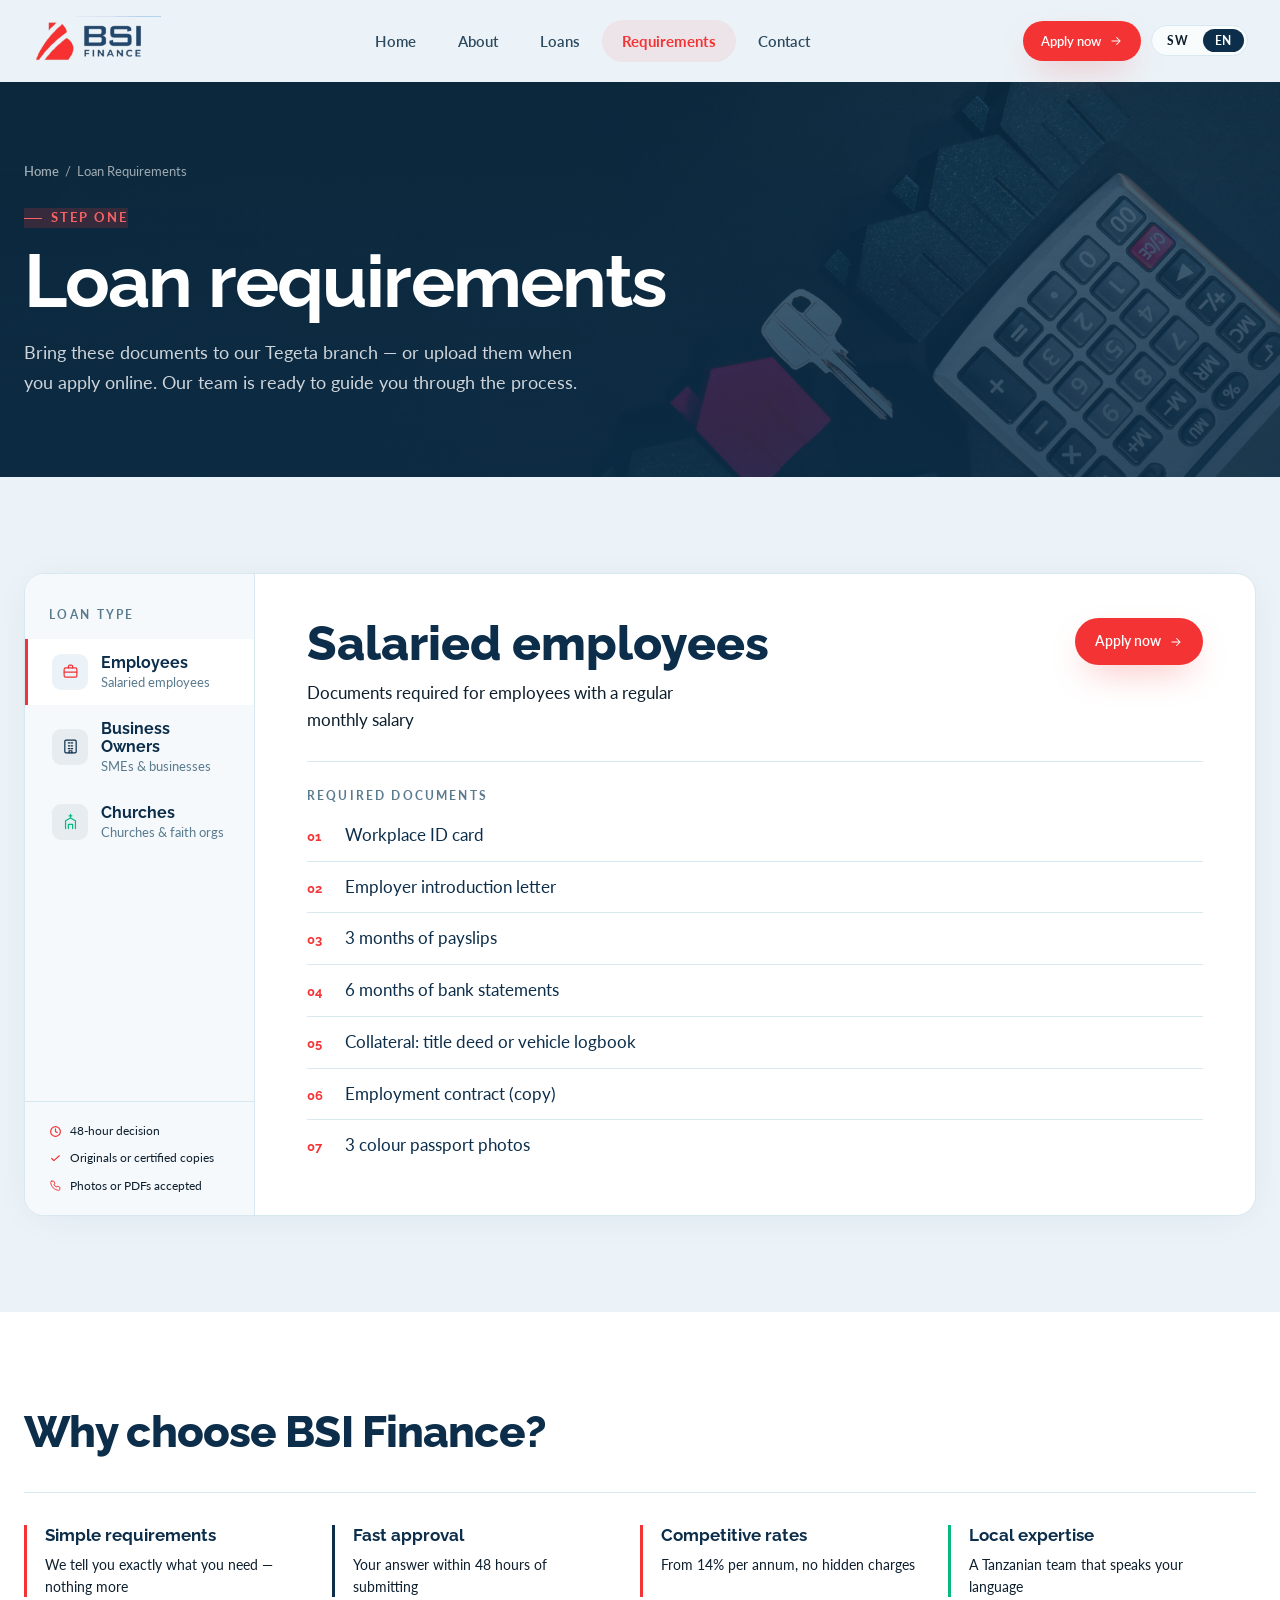
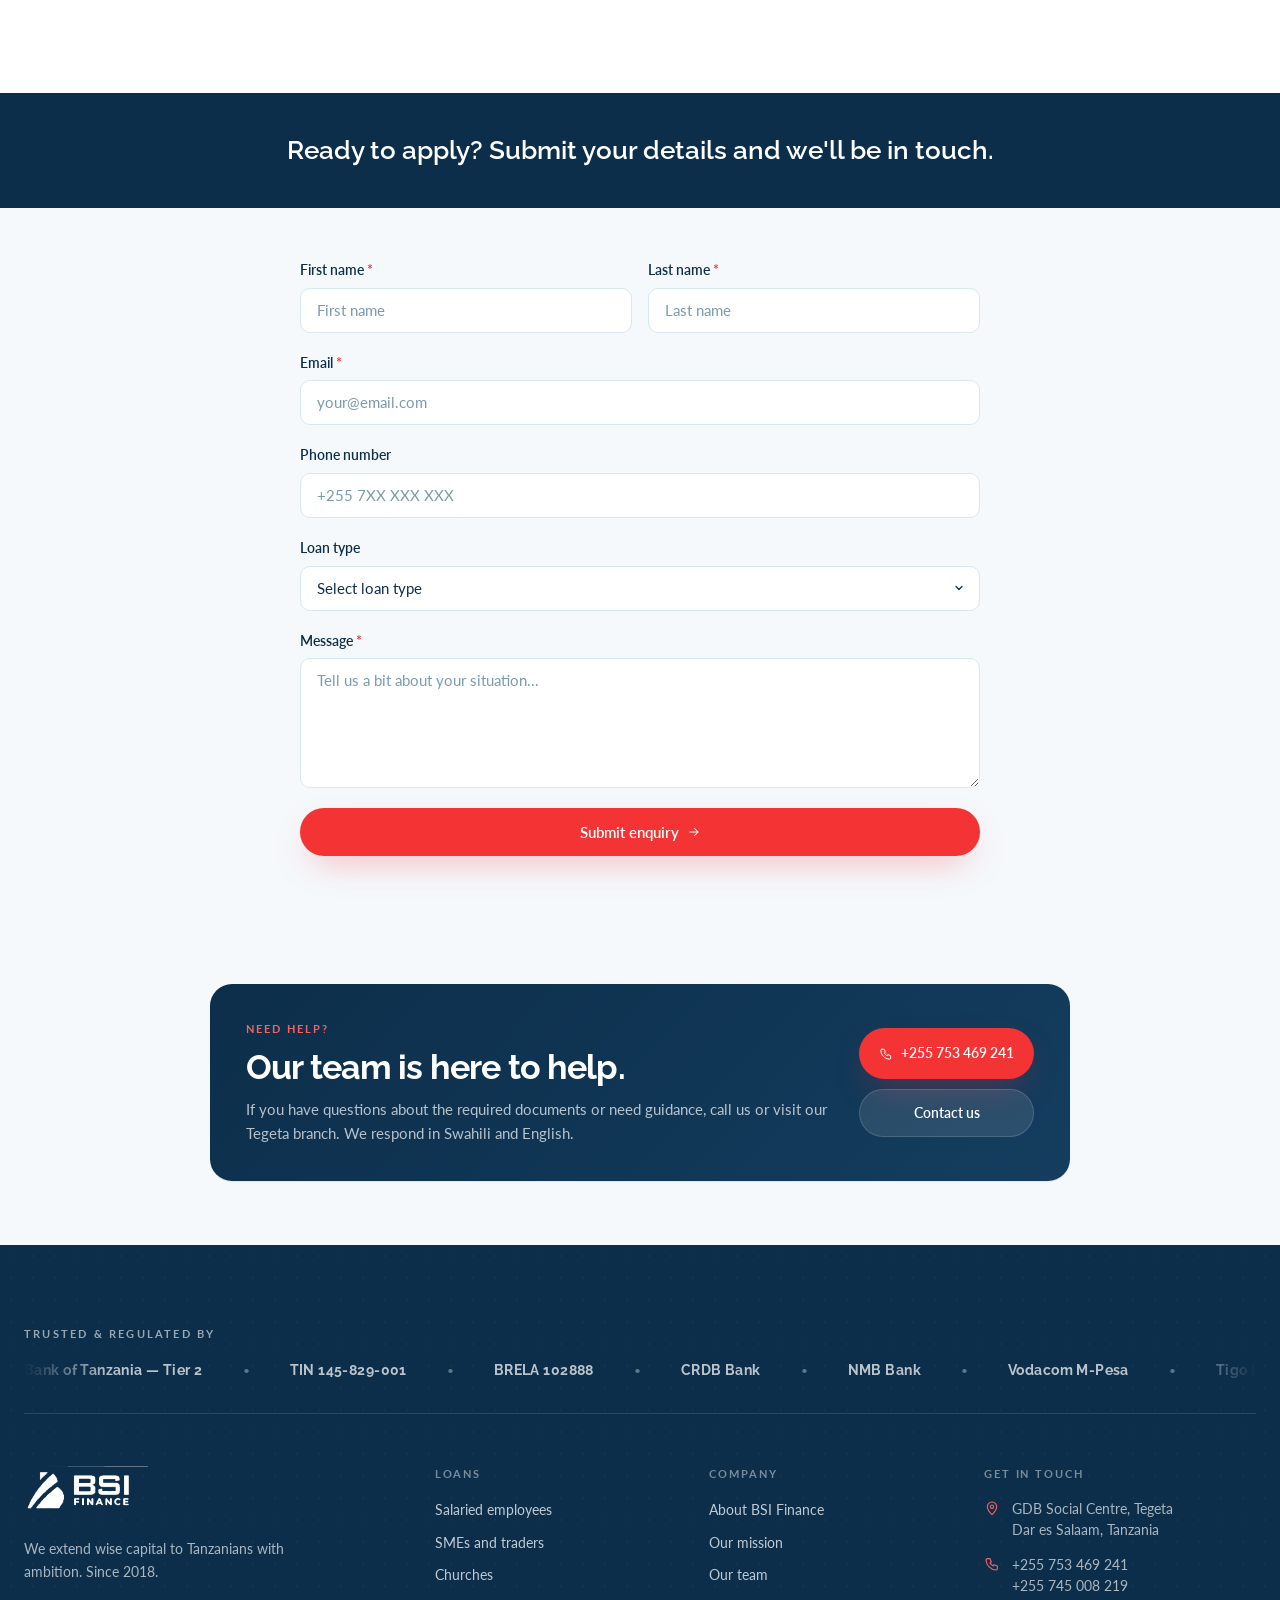
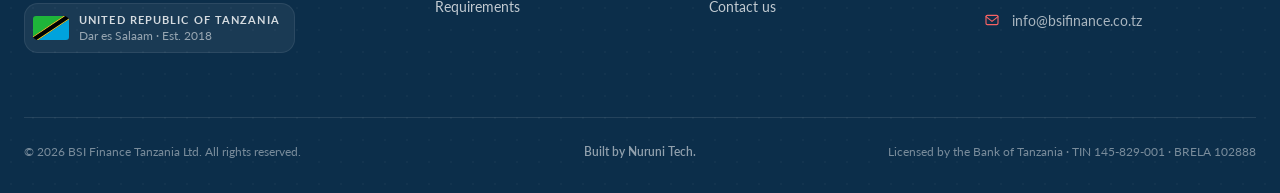
<file: requirements.html>
<!DOCTYPE html>
<html lang="en">
<head>
  <meta charset="UTF-8">
  <meta name="viewport" content="width=device-width, initial-scale=1.0">
  <title>Loan Requirements — BSI Finance Tanzania</title>
  <meta name="description" content="Documents required to apply for a BSI Finance loan — salaried employees, businesses and churches. Full checklist for Wafanyakazi, Wafanyabiashara and Kanisa.">
  <link rel="stylesheet" href="css/style.css">
  <link rel="preconnect" href="https://fonts.googleapis.com">
  <link rel="preconnect" href="https://fonts.gstatic.com" crossorigin>
  <link href="https://fonts.googleapis.com/css2?family=Raleway:wght@300;400;500;600;700;800&family=Lato:wght@300;400;700&display=swap" rel="stylesheet">
</head>
<body>

<svg style="display:none" aria-hidden="true">
  <symbol id="ic-arrow-right" viewBox="0 0 24 24" fill="none" stroke="currentColor" stroke-width="1.8" stroke-linecap="round" stroke-linejoin="round"><path d="M5 12h14M13 6l6 6-6 6"/></symbol>
  <symbol id="ic-briefcase" viewBox="0 0 24 24" fill="none" stroke="currentColor" stroke-width="1.7" stroke-linecap="round" stroke-linejoin="round"><rect x="3" y="7" width="18" height="13" rx="2"/><path d="M9 7V5a2 2 0 012-2h2a2 2 0 012 2v2M3 13h18"/></symbol>
  <symbol id="ic-building" viewBox="0 0 24 24" fill="none" stroke="currentColor" stroke-width="1.7" stroke-linecap="round" stroke-linejoin="round"><rect x="4" y="3" width="16" height="18" rx="1.5"/><path d="M9 7h2M13 7h2M9 11h2M13 11h2M9 15h2M13 15h2M10 21v-3h4v3"/></symbol>
  <symbol id="ic-church" viewBox="0 0 24 24" fill="none" stroke="currentColor" stroke-width="1.7" stroke-linecap="round" stroke-linejoin="round"><path d="M12 2v4M10 4h4M5 22V11l7-4 7 4v11M9 22v-6h6v6"/></symbol>
  <symbol id="ic-doc" viewBox="0 0 24 24" fill="none" stroke="currentColor" stroke-width="1.7" stroke-linecap="round" stroke-linejoin="round"><path d="M14 3H6a2 2 0 00-2 2v14a2 2 0 002 2h12a2 2 0 002-2V9z"/><path d="M14 3v6h6M8 13h8M8 17h6"/></symbol>
  <symbol id="ic-phone" viewBox="0 0 24 24" fill="none" stroke="currentColor" stroke-width="1.7" stroke-linecap="round" stroke-linejoin="round"><path d="M5 4h4l2 5-2 1a11 11 0 005 5l1-2 5 2v4a2 2 0 01-2 2A16 16 0 013 6a2 2 0 012-2z"/></symbol>
  <symbol id="ic-mail" viewBox="0 0 24 24" fill="none" stroke="currentColor" stroke-width="1.7" stroke-linecap="round" stroke-linejoin="round"><rect x="3" y="5" width="18" height="14" rx="2"/><path d="M3 7l9 7 9-7"/></symbol>
  <symbol id="ic-pin" viewBox="0 0 24 24" fill="none" stroke="currentColor" stroke-width="1.7" stroke-linecap="round" stroke-linejoin="round"><path d="M12 22s7-7 7-12a7 7 0 10-14 0c0 5 7 12 7 12z"/><circle cx="12" cy="10" r="2.5"/></symbol>
  <symbol id="ic-menu" viewBox="0 0 24 24" fill="none" stroke="currentColor" stroke-width="2" stroke-linecap="round"><path d="M4 7h16M4 12h16M4 17h16"/></symbol>
  <symbol id="ic-x" viewBox="0 0 24 24" fill="none" stroke="currentColor" stroke-width="2" stroke-linecap="round"><path d="M6 6l12 12M18 6L6 18"/></symbol>
  <symbol id="ic-check" viewBox="0 0 24 24" fill="none" stroke="currentColor" stroke-width="2.2" stroke-linecap="round" stroke-linejoin="round"><path d="M5 12l4 4L19 7"/></symbol>
</svg>

<!-- HEADER -->
<header class="site-header" id="main-header">
  <div class="nav-inner">
    <a href="index.html" class="nav-logo">
      <img src="images/bsi-logo.png" alt="BSI Finance" class="nav-logo-img">
    </a>
    <nav class="nav-links">
      <a href="index.html" data-sw="Mwanzo" data-en="Home">Home</a>
      
      <a href="about.html" data-sw="Kuhusu" data-en="About">About</a>
      <div class="nav-dropdown"><button class="nav-dropdown-trigger" data-sw="Mikopo" data-en="Loans">Loans <svg width="11" height="11" fill="none" stroke="currentColor" stroke-width="2.5" stroke-linecap="round" stroke-linejoin="round" viewBox="0 0 24 24"><path d="M6 9l6 6 6-6"/></svg></button><div class="nav-dropdown-menu"><a href="employee-loan.html"><span class="dd-icon"><svg width="14" height="14" fill="none" stroke="currentColor" stroke-width="2.2" stroke-linecap="round" stroke-linejoin="round" viewBox="0 0 24 24"><circle cx="12" cy="8" r="4"/><path d="M4 20c0-4 3.6-7 8-7s8 3 8 7"/></svg></span><span data-sw="Mkopo wa Wafanyakazi" data-en="Employee Loan">Employee Loan</span></a><a href="business-loan.html"><span class="dd-icon"><svg width="14" height="14" fill="none" stroke="currentColor" stroke-width="2.2" stroke-linecap="round" stroke-linejoin="round" viewBox="0 0 24 24"><rect x="3" y="7" width="18" height="13" rx="2"/><path d="M9 7V5a2 2 0 012-2h2a2 2 0 012 2v2"/></svg></span><span data-sw="Mkopo wa Biashara" data-en="Business Loan">Business Loan</span></a><a href="church-loan.html"><span class="dd-icon"><svg width="14" height="14" fill="none" stroke="currentColor" stroke-width="2.2" stroke-linecap="round" stroke-linejoin="round" viewBox="0 0 24 24"><path d="M12 2v4M10 4h4M5 22V11l7-4 7 4v11M9 22v-6h6v6"/></svg></span><span data-sw="Mkopo wa Kanisa" data-en="Church Loan">Church Loan</span></a></div></div>
      <a href="requirements.html" class="active" data-sw="Masharti" data-en="Requirements">Requirements</a>
      <a href="contact.html" data-sw="Wasiliana" data-en="Contact">Contact</a>
    </nav>
    <div class="nav-right">
      <a href="contact.html" class="btn btn-primary" style="font-size:13px;padding:10px 18px;text-decoration:none;"><span data-sw="Omba sasa" data-en="Apply now">Apply now</span><svg width="14" height="14"><use href="#ic-arrow-right"/></svg></a>
      <div class="lang-toggle">
        <button class="lang-btn" data-lang-btn="sw">SW</button>
        <button class="lang-btn active" data-lang-btn="en">EN</button>
      </div>
      <button class="nav-hamburger" id="nav-hamburger"><svg width="22" height="22"><use href="#ic-menu"/></svg></button>
    </div>
  </div>
</header>
<div class="mob-nav-overlay" id="mob-overlay"></div>
<nav class="mob-nav" id="mob-nav">
  <div class="mob-nav-top">
    <a href="index.html" class="nav-logo"><img src="images/bsi-logo.png" alt="BSI Finance" class="nav-logo-img"></a>
    <button id="mob-close" style="padding:8px;border-radius:10px;border:1px solid var(--line);"><svg width="22" height="22"><use href="#ic-x"/></svg></button>
  </div>
  <a href="index.html" data-sw="Mwanzo" data-en="Home">Home</a>
  <div class="mob-loan-group"><div class="mob-loan-label" data-sw="Mikopo" data-en="Loans">Loans</div><a href="employee-loan.html" class="mob-loan-link" data-sw="Mkopo wa Wafanyakazi" data-en="Employee Loan">Employee Loan</a><a href="business-loan.html" class="mob-loan-link" data-sw="Mkopo wa Biashara" data-en="Business Loan">Business Loan</a><a href="church-loan.html" class="mob-loan-link" data-sw="Mkopo wa Kanisa" data-en="Church Loan">Church Loan</a></div>
  <a href="about.html" data-sw="Kuhusu" data-en="About">About</a>
  <a href="requirements.html" class="active" data-sw="Masharti" data-en="Requirements">Requirements</a>
  <a href="contact.html" data-sw="Wasiliana" data-en="Contact">Contact</a>
  <div class="mob-cta"><div class="lang-toggle" style="margin-bottom:16px;"><button class="lang-btn" data-lang-btn="sw">SW</button><button class="lang-btn active" data-lang-btn="en">EN</button></div><a href="contact.html" class="btn btn-primary" style="width:100%;justify-content:center;padding:14px;text-decoration:none;"><span data-sw="Omba sasa" data-en="Apply now">Apply now</span><svg width="14" height="14"><use href="#ic-arrow-right"/></svg></a></div>
</nav>

<!-- PAGE HERO -->
<section class="page-hero page-hero--req">
  <div class="page-hero-tz"></div>
  <div class="wrap" style="position:relative;">
    <div class="breadcrumb">
      <a href="index.html" data-sw="Mwanzo" data-en="Home">Home</a>
      <span class="breadcrumb-sep">/</span>
      <span data-sw="Masharti ya Mkopo" data-en="Loan Requirements">Loan Requirements</span>
    </div>
    <span class="eyebrow" data-sw="Hatua ya kwanza" data-en="Step one">Step one</span>
    <h1 class="display" style="margin:14px 0 18px;" data-sw="Masharti ya mkopo" data-en="Loan requirements">Loan requirements</h1>
    <p style="font-size:18px;color:rgba(255,255,255,.8);max-width:580px;" data-sw="Leta nyaraka hizi kwenye tawi letu Tegeta — au pakia mtandaoni wakati wa kuomba. Timu yetu ipo kukusaidia." data-en="Bring these documents to our Tegeta branch — or upload them when you apply online. Our team is ready to guide you through the process.">Bring these documents to our Tegeta branch — or upload them when you apply online. Our team is ready to guide you through the process.</p>
  </div>
</section>

<!-- REQUIREMENTS LAYOUT -->
<section class="section req-section">
  <div class="wrap">
    <div class="req-layout reveal">

      <!-- SIDEBAR -->
      <aside class="req-sidebar">
        <div class="req-sidebar-heading" data-sw="Aina ya mkopo" data-en="Loan type">Loan type</div>

        <button class="req-sitem active" data-req-tab="wafanyakazi">
          <span class="req-sitem-icon" style="color:var(--coral-500);">
            <svg width="17" height="17"><use href="#ic-briefcase"/></svg>
          </span>
          <span class="req-sitem-labels">
            <span class="req-sitem-title" data-sw="Wafanyakazi" data-en="Employees">Employees</span>
            <span class="req-sitem-sub" data-sw="Wenye mishahara" data-en="Salaried employees">Salaried employees</span>
          </span>
        </button>

        <button class="req-sitem" data-req-tab="wafanyabiashara">
          <span class="req-sitem-icon" style="color:var(--navy-900);">
            <svg width="17" height="17"><use href="#ic-building"/></svg>
          </span>
          <span class="req-sitem-labels">
            <span class="req-sitem-title" data-sw="Wafanyabiashara" data-en="Business Owners">Business Owners</span>
            <span class="req-sitem-sub" data-sw="Biashara ndogo na za kati" data-en="SMEs &amp; businesses">SMEs &amp; businesses</span>
          </span>
        </button>

        <button class="req-sitem" data-req-tab="kanisa">
          <span class="req-sitem-icon" style="color:var(--mint-500);">
            <svg width="17" height="17"><use href="#ic-church"/></svg>
          </span>
          <span class="req-sitem-labels">
            <span class="req-sitem-title" data-sw="Kanisa" data-en="Churches">Churches</span>
            <span class="req-sitem-sub" data-sw="Makanisa na taasisi za imani" data-en="Churches &amp; faith orgs">Churches &amp; faith orgs</span>
          </span>
        </button>

        <div class="req-sidebar-notes">
          <div class="req-snote">
            <svg width="13" height="13" viewBox="0 0 24 24" fill="none" stroke="currentColor" stroke-width="2.2" stroke-linecap="round" stroke-linejoin="round"><circle cx="12" cy="12" r="9"/><path d="M12 7v5l3 2"/></svg>
            <span data-sw="Uamuzi ndani ya masaa 48" data-en="48-hour decision">48-hour decision</span>
          </div>
          <div class="req-snote">
            <svg width="13" height="13" viewBox="0 0 24 24" fill="none" stroke="currentColor" stroke-width="2.2" stroke-linecap="round" stroke-linejoin="round"><path d="M5 12l4 4L19 7"/></svg>
            <span data-sw="Asili au nakala zilizothibitishwa" data-en="Originals or certified copies">Originals or certified copies</span>
          </div>
          <div class="req-snote">
            <svg width="13" height="13"><use href="#ic-phone"/></svg>
            <span data-sw="Picha wazi au PDF inakubaliwa" data-en="Photos or PDFs accepted">Photos or PDFs accepted</span>
          </div>
        </div>
      </aside>

      <!-- CONTENT PANELS -->
      <div class="req-panels">

        <!-- Wafanyakazi -->
        <div class="req-panel" id="req-panel-wafanyakazi">
          <div class="req-panel-head">
            <div>
              <p class="req-panel-label" data-sw="Wafanyakazi wenye mishahara" data-en="Salaried employees">Salaried employees</p>
              <p class="req-panel-desc" data-sw="Nyaraka zinazohitajika kwa wafanyakazi wenye mshahara wa kila mwezi" data-en="Documents required for employees with a regular monthly salary">Documents required for employees with a regular monthly salary</p>
            </div>
            <a href="contact.html" class="btn btn-primary req-apply-btn" style="text-decoration:none;">
              <span data-sw="Omba sasa" data-en="Apply now">Apply now</span>
              <svg width="14" height="14"><use href="#ic-arrow-right"/></svg>
            </a>
          </div>
          <div class="req-panel-rule"></div>
          <p class="req-docs-heading" data-sw="Nyaraka zinazohitajika" data-en="Required documents">Required documents</p>
          <div class="req-doc-list">
            <div class="req-doc-item"><span class="req-doc-n">01</span><span class="req-doc-t" data-sw="Kitambulisho cha kazi" data-en="Workplace ID card">Workplace ID card</span></div>
            <div class="req-doc-item"><span class="req-doc-n">02</span><span class="req-doc-t" data-sw="Barua ya utambulisho wa kazi" data-en="Employer introduction letter">Employer introduction letter</span></div>
            <div class="req-doc-item"><span class="req-doc-n">03</span><span class="req-doc-t" data-sw="Hati ya mshahara wa miezi 3" data-en="3 months of payslips">3 months of payslips</span></div>
            <div class="req-doc-item"><span class="req-doc-n">04</span><span class="req-doc-t" data-sw="Taarifa ya kibenki ya miezi 6" data-en="6 months of bank statements">6 months of bank statements</span></div>
            <div class="req-doc-item"><span class="req-doc-n">05</span><span class="req-doc-t" data-sw="Dhamana (HATI au KADI ya gari)" data-en="Collateral: title deed or vehicle logbook">Collateral: title deed or vehicle logbook</span></div>
            <div class="req-doc-item"><span class="req-doc-n">06</span><span class="req-doc-t" data-sw="Mkataba wa kazi (nakala)" data-en="Employment contract (copy)">Employment contract (copy)</span></div>
            <div class="req-doc-item"><span class="req-doc-n">07</span><span class="req-doc-t" data-sw="Picha ndogo za rangi 3" data-en="3 colour passport photos">3 colour passport photos</span></div>
          </div>
        </div>

        <!-- Wafanyabiashara -->
        <div class="req-panel req-panel--hidden" id="req-panel-wafanyabiashara">
          <div class="req-panel-head">
            <div>
              <p class="req-panel-label" data-sw="Biashara ndogo na za kati" data-en="SMEs and business owners">SMEs and business owners</p>
              <p class="req-panel-desc" data-sw="Nyaraka zinazohitajika kwa wafanyabiashara na wamiliki wa biashara ndogo" data-en="Documents required for small and medium business owners">Documents required for small and medium business owners</p>
            </div>
            <a href="contact.html" class="btn btn-primary req-apply-btn" style="text-decoration:none;">
              <span data-sw="Omba sasa" data-en="Apply now">Apply now</span>
              <svg width="14" height="14"><use href="#ic-arrow-right"/></svg>
            </a>
          </div>
          <div class="req-panel-rule"></div>
          <p class="req-docs-heading" data-sw="Nyaraka zinazohitajika" data-en="Required documents">Required documents</p>
          <div class="req-doc-list">
            <div class="req-doc-item"><span class="req-doc-n">01</span><span class="req-doc-t" data-sw="Kitambulisho cha Taifa" data-en="National ID card">National ID card</span></div>
            <div class="req-doc-item"><span class="req-doc-n">02</span><span class="req-doc-t" data-sw="Leseni ya biashara" data-en="Business licence">Business licence</span></div>
            <div class="req-doc-item"><span class="req-doc-n">03</span><span class="req-doc-t" data-sw="Kitambulisho cha mdhamini" data-en="Guarantor's ID">Guarantor's ID</span></div>
            <div class="req-doc-item"><span class="req-doc-n">04</span><span class="req-doc-t" data-sw="Dhamana (hati ya nyumba au kiwanja)" data-en="Collateral: house title or plot deed">Collateral: house title or plot deed</span></div>
            <div class="req-doc-item"><span class="req-doc-n">05</span><span class="req-doc-t" data-sw="Picha ndogo za rangi 3" data-en="3 colour passport photos">3 colour passport photos</span></div>
            <div class="req-doc-item"><span class="req-doc-n">06</span><span class="req-doc-t" data-sw="Uthibitisho wa kodi na namba ya TIN" data-en="Tax clearance certificate and TIN number">Tax clearance certificate and TIN number</span></div>
            <div class="req-doc-item"><span class="req-doc-n">07</span><span class="req-doc-t" data-sw="Taarifa ya kibenki ya miezi 6" data-en="6 months of bank statements">6 months of bank statements</span></div>
          </div>
        </div>

        <!-- Kanisa -->
        <div class="req-panel req-panel--hidden" id="req-panel-kanisa">
          <div class="req-panel-head">
            <div>
              <p class="req-panel-label" data-sw="Makanisa na taasisi za imani" data-en="Churches and faith organisations">Churches and faith organisations</p>
              <p class="req-panel-desc" data-sw="Nyaraka zinazohitajika kwa makanisa yaliyosajiliwa na taasisi za kidini" data-en="Documents required for registered churches and religious institutions">Documents required for registered churches and religious institutions</p>
            </div>
            <a href="contact.html" class="btn btn-primary req-apply-btn" style="text-decoration:none;">
              <span data-sw="Omba sasa" data-en="Apply now">Apply now</span>
              <svg width="14" height="14"><use href="#ic-arrow-right"/></svg>
            </a>
          </div>
          <div class="req-panel-rule"></div>
          <p class="req-docs-heading" data-sw="Nyaraka zinazohitajika" data-en="Required documents">Required documents</p>
          <div class="req-doc-list">
            <div class="req-doc-item"><span class="req-doc-n">01</span><span class="req-doc-t" data-sw="Utambulisho wa kanisa kutoka serikali ya mtaa" data-en="Local government recognition letter for the church">Local government recognition letter for the church</span></div>
            <div class="req-doc-item"><span class="req-doc-n">02</span><span class="req-doc-t" data-sw="Cheti cha usajili wa kanisa (nakala)" data-en="Church registration certificate (copy)">Church registration certificate (copy)</span></div>
            <div class="req-doc-item"><span class="req-doc-n">03</span><span class="req-doc-t" data-sw="Barua ya maombi (itaje kiasi, lengo, dhamana na muda wa rejesho)" data-en="Loan request letter stating amount, purpose, collateral and repayment period">Loan request letter stating amount, purpose, collateral and repayment period</span></div>
            <div class="req-doc-item"><span class="req-doc-n">04</span><span class="req-doc-t" data-sw="Muhtasari wa kikao cha viongozi wa kanisa" data-en="Minutes of the church leadership board meeting">Minutes of the church leadership board meeting</span></div>
            <div class="req-doc-item"><span class="req-doc-n">05</span><span class="req-doc-t" data-sw="Picha ndogo 3 za kila kiongozi wa kanisa" data-en="3 passport photos of each church leader">3 passport photos of each church leader</span></div>
            <div class="req-doc-item"><span class="req-doc-n">06</span><span class="req-doc-t" data-sw="Uthibitisho wa utoaji zaka: angalau miezi 3 ya hivi karibuni" data-en="Proof of tithe or offering collections for at least the last 3 months">Proof of tithe or offering collections for at least the last 3 months</span></div>
            <div class="req-doc-item"><span class="req-doc-n">07</span><span class="req-doc-t" data-sw="Dhamana ya mkopo (kiwanja, nyumba, shamba au gari)" data-en="Loan collateral: plot, house, farm or vehicle">Loan collateral: plot, house, farm or vehicle</span></div>
            <div class="req-doc-item"><span class="req-doc-n">08</span><span class="req-doc-t" data-sw="Taarifa ya mapato na matumizi ya kanisa (miezi 6)" data-en="Church income and expenditure statement (6 months)">Church income and expenditure statement (6 months)</span></div>
            <div class="req-doc-item"><span class="req-doc-n">09</span><span class="req-doc-t" data-sw="Taarifa ya benki ya kanisa (miezi 6)" data-en="Church bank statement (6 months)">Church bank statement (6 months)</span></div>
          </div>
        </div>

      </div>
    </div>
  </div>
</section>

<!-- WHY BSI -->
<section class="section rw-section">
  <div class="wrap">
    <h2 class="rw-heading reveal" data-sw="Kwa nini BSI Finance?" data-en="Why choose BSI Finance?">Why choose BSI Finance?</h2>
    <div class="rw-grid reveal">
      <div class="rw-item rw-item--coral">
        <div class="rw-title" data-sw="Mahitaji rahisi" data-en="Simple requirements">Simple requirements</div>
        <div class="rw-sub" data-sw="Tunakuambia hasa unachohitaji — hakuna ziada" data-en="We tell you exactly what you need — nothing more">We tell you exactly what you need — nothing more</div>
      </div>
      <div class="rw-item rw-item--navy">
        <div class="rw-title" data-sw="Uamuzi wa haraka" data-en="Fast approval">Fast approval</div>
        <div class="rw-sub" data-sw="Jibu lako ndani ya masaa 48 ya ombi lako" data-en="Your answer within 48 hours of submitting">Your answer within 48 hours of submitting</div>
      </div>
      <div class="rw-item rw-item--coral">
        <div class="rw-title" data-sw="Viwango vya ushindani" data-en="Competitive rates">Competitive rates</div>
        <div class="rw-sub" data-sw="Kuanzia asilimia 14 kwa mwaka, bila ada zilizofichwa" data-en="From 14% per annum, no hidden charges">From 14% per annum, no hidden charges</div>
      </div>
      <div class="rw-item rw-item--mint">
        <div class="rw-title" data-sw="Timu ya ndani" data-en="Local expertise">Local expertise</div>
        <div class="rw-sub" data-sw="Wataalamu wa Tanzania wanaozungumza lugha yako" data-en="A Tanzanian team that speaks your language">A Tanzanian team that speaks your language</div>
      </div>
    </div>
  </div>
</section>

<!-- APPLY FORM -->
<section class="rw-form-section">
  <div class="rw-form-banner">
    <div class="wrap">
      <p class="rw-banner-text" data-sw="Tayari kuomba? Wasilisha maelezo yako na tutarudi kwako." data-en="Ready to apply? Submit your details and we'll be in touch.">Ready to apply? Submit your details and we'll be in touch.</p>
    </div>
  </div>
  <div class="wrap">
    <form class="rw-form reveal" id="contact-form" action="https://formspree.io/f/xgoqzqek" method="POST" novalidate>
      <input type="hidden" name="_subject" value="New loan enquiry — BSI Finance">
      <div class="rw-form-row">
        <div class="rw-field">
          <label class="rw-label"><span data-sw="Jina la kwanza" data-en="First name">First name</span> <span class="rw-req">*</span></label>
          <input class="rw-input" type="text" name="first_name" required
            data-sw-ph="Jina la kwanza" data-en-ph="First name" placeholder="First name">
        </div>
        <div class="rw-field">
          <label class="rw-label"><span data-sw="Jina la familia" data-en="Last name">Last name</span> <span class="rw-req">*</span></label>
          <input class="rw-input" type="text" name="last_name" required
            data-sw-ph="Jina la familia" data-en-ph="Last name" placeholder="Last name">
        </div>
      </div>
      <div class="rw-field">
        <label class="rw-label"><span data-sw="Barua pepe" data-en="Email">Email</span> <span class="rw-req">*</span></label>
        <input class="rw-input" type="email" name="email" required
          data-sw-ph="barua.pepe@mfano.com" data-en-ph="your@email.com" placeholder="your@email.com">
      </div>
      <div class="rw-field">
        <label class="rw-label"><span data-sw="Namba ya simu" data-en="Phone number">Phone number</span></label>
        <input class="rw-input" type="tel" name="phone"
          data-sw-ph="+255 7XX XXX XXX" data-en-ph="+255 7XX XXX XXX" placeholder="+255 7XX XXX XXX">
      </div>
      <div class="rw-field">
        <label class="rw-label"><span data-sw="Aina ya mkopo" data-en="Loan type">Loan type</span></label>
        <select class="rw-input rw-select" name="loan_type">
          <option value="" data-sw="Chagua aina ya mkopo" data-en="Select loan type">Select loan type</option>
          <option value="Employee Loan" data-sw="Mkopo wa Wafanyakazi" data-en="Employee Loan">Employee Loan</option>
          <option value="Business Loan" data-sw="Mkopo wa Biashara" data-en="Business Loan">Business Loan</option>
          <option value="Church Loan" data-sw="Mkopo wa Kanisa" data-en="Church Loan">Church Loan</option>
        </select>
      </div>
      <div class="rw-field">
        <label class="rw-label"><span data-sw="Ujumbe" data-en="Message">Message</span> <span class="rw-req">*</span></label>
        <textarea class="rw-input rw-textarea" name="message" rows="5" required
          data-sw-ph="Niambie zaidi kuhusu hali yako..." data-en-ph="Tell us a bit about your situation..."></textarea>
      </div>
      <button type="submit" class="btn btn-primary rw-submit">
        <span data-sw="Tuma ombi" data-en="Submit enquiry">Submit enquiry</span>
        <svg width="14" height="14"><use href="#ic-arrow-right"/></svg>
      </button>
    </form>
  </div>
</section>

<!-- HELPFUL NOTE -->
<section class="section-sm" style="background:var(--sand-50);">
  <div class="wrap">
    <div class="card reveal" style="padding:36px;background:linear-gradient(135deg,var(--navy-900),var(--navy-800));color:#fff;border:none;max-width:860px;margin:0 auto;">
      <div class="cta-grid cta-card-grid">
        <div>
          <div style="font-size:11px;font-weight:700;letter-spacing:0.18em;text-transform:uppercase;color:var(--coral-400);margin-bottom:12px;" data-sw="Msaada" data-en="Need help?">Need help?</div>
          <h3 class="display" style="color:#fff;font-size:clamp(22px,3vw,34px);margin-bottom:12px;" data-sw="Timu yetu ipo kukusaidia." data-en="Our team is here to help.">Our team is here to help.</h3>
          <p style="color:rgba(255,255,255,.7);font-size:15px;line-height:1.6;" data-sw="Kama una swali kuhusu nyaraka au unahitaji msaada, piga simu au tembelea tawi letu Tegeta. Tunajibu kwa Kiswahili na Kiingereza." data-en="If you have questions about the required documents or need guidance, call us or visit our Tegeta branch. We respond in Swahili and English.">If you have questions about the required documents or need guidance, call us or visit our Tegeta branch. We respond in Swahili and English.</p>
        </div>
        <div style="display:flex;flex-direction:column;gap:10px;flex-shrink:0;">
          <a href="tel:+255753469241" class="btn" style="background:var(--coral-500);color:#fff;box-shadow:var(--sh-coral);padding:14px 20px;text-decoration:none;white-space:nowrap;">
            <svg width="14" height="14"><use href="#ic-phone"/></svg>
            +255 753 469 241
          </a>
          <a href="contact.html" class="btn" style="background:rgba(255,255,255,.1);color:#fff;border:1px solid rgba(255,255,255,.15);padding:12px 20px;text-decoration:none;justify-content:center;" data-sw="Wasiliana nasi" data-en="Contact us">Contact us</a>
        </div>
      </div>
    </div>
  </div>
</section>

<!-- FOOTER -->
<footer class="site-footer">
  <div class="dot-grid-dark" style="position:absolute;inset:0;opacity:.4;pointer-events:none;"></div>
  <div class="wrap" style="position:relative;">
    <!-- Trust strip -->
    <div class="footer-trust">
      <div class="footer-trust-label">Trusted &amp; regulated by</div>
      <div class="footer-trust-wrap">
        <div class="footer-trust-track">
          <span class="footer-trust-item">Bank of Tanzania &mdash; Tier 2</span>
          <span class="footer-trust-dot">&bull;</span>
          <span class="footer-trust-item">TIN 145-829-001</span>
          <span class="footer-trust-dot">&bull;</span>
          <span class="footer-trust-item">BRELA 102888</span>
          <span class="footer-trust-dot">&bull;</span>
          <span class="footer-trust-item">CRDB Bank</span>
          <span class="footer-trust-dot">&bull;</span>
          <span class="footer-trust-item">NMB Bank</span>
          <span class="footer-trust-dot">&bull;</span>
          <span class="footer-trust-item">Vodacom M-Pesa</span>
          <span class="footer-trust-dot">&bull;</span>
          <span class="footer-trust-item">Tigo Pesa</span>
          <span class="footer-trust-dot">&bull;</span>
          <span class="footer-trust-item">Airtel Money</span>
          <span class="footer-trust-dot">&bull;</span>
          <span class="footer-trust-item">Halotel</span>
          <span class="footer-trust-dot">&bull;</span>
          <span class="footer-trust-item">TRA Tanzania</span>
          <span class="footer-trust-dot">&bull;</span>
          <!-- loop duplicate -->
          <span class="footer-trust-item">Bank of Tanzania &mdash; Tier 2</span>
          <span class="footer-trust-dot">&bull;</span>
          <span class="footer-trust-item">TIN 145-829-001</span>
          <span class="footer-trust-dot">&bull;</span>
          <span class="footer-trust-item">BRELA 102888</span>
          <span class="footer-trust-dot">&bull;</span>
          <span class="footer-trust-item">CRDB Bank</span>
          <span class="footer-trust-dot">&bull;</span>
          <span class="footer-trust-item">NMB Bank</span>
          <span class="footer-trust-dot">&bull;</span>
          <span class="footer-trust-item">Vodacom M-Pesa</span>
          <span class="footer-trust-dot">&bull;</span>
          <span class="footer-trust-item">Tigo Pesa</span>
          <span class="footer-trust-dot">&bull;</span>
          <span class="footer-trust-item">Airtel Money</span>
          <span class="footer-trust-dot">&bull;</span>
          <span class="footer-trust-item">Halotel</span>
          <span class="footer-trust-dot">&bull;</span>
          <span class="footer-trust-item">TRA Tanzania</span>
        </div>
      </div>
    </div>
    <div class="footer-top">
      <div class="footer-brand">
        <a href="index.html" class="nav-logo" style="display:inline-flex;"><img src="images/bsi-logo.png" alt="BSI Finance" class="nav-logo-img" style="height:48px;filter:brightness(0) invert(1);"></a>
        <p data-sw="Tunatoa mtaji wenye busara kwa Watanzania wenye ndoto." data-en="We extend wise capital to Tanzanians with ambition. Since 2018.">We extend wise capital to Tanzanians with ambition. Since 2018.</p>
        <div class="footer-tz"><svg viewBox="0 0 60 40" width="36" height="24" style="border-radius:3px;flex-shrink:0;"><polygon points="0,0 51,0 0,34" fill="#1EB53A"/><polygon points="0,34 51,0 54,0 0,36" fill="#FCD116"/><polygon points="0,36 54,0 60,4 6,40" fill="#000"/><polygon points="6,40 60,4 60,6 9,40" fill="#FCD116"/><polygon points="9,40 60,6 60,40" fill="#00A3DD"/></svg><div class="footer-tz-text"><strong>United Republic of Tanzania</strong>Dar es Salaam · Est. 2018</div></div>
      </div>
      <div><div class="footer-col-title" data-sw="Mikopo" data-en="Loans">Loans</div><div class="footer-links"><a href="employee-loan.html" data-sw="Wafanyakazi" data-en="Salaried employees">Salaried employees</a><a href="business-loan.html" data-sw="Wafanyabiashara" data-en="SMEs and traders">SMEs and traders</a><a href="church-loan.html" data-sw="Kanisa" data-en="Churches">Churches</a><a href="requirements.html" data-sw="Masharti ya mkopo" data-en="Requirements">Requirements</a></div></div>
      <div><div class="footer-col-title" data-sw="Kampuni" data-en="Company">Company</div><div class="footer-links"><a href="about.html" data-sw="Kuhusu BSI" data-en="About BSI Finance">About BSI Finance</a><a href="about.html#mission" data-sw="Dhamira yetu" data-en="Our mission">Our mission</a><a href="about.html#team" data-sw="Timu yetu" data-en="Our team">Our team</a><a href="contact.html" data-sw="Wasiliana nasi" data-en="Contact us">Contact us</a></div></div>
      <div><div class="footer-col-title" data-sw="Wasiliana" data-en="Get in touch">Get in touch</div><div class="footer-contact-item"><svg class="footer-ci-icon" width="16" height="16"><use href="#ic-pin"/></svg><div class="footer-ci-text">GDB Social Centre, Tegeta<br>Dar es Salaam, Tanzania</div></div><div class="footer-contact-item"><svg class="footer-ci-icon" width="16" height="16"><use href="#ic-phone"/></svg><div class="footer-ci-text"><a href="tel:+255753469241">+255 753 469 241</a><br><a href="tel:+255745008219">+255 745 008 219</a></div></div><div class="footer-contact-item"><svg class="footer-ci-icon" width="16" height="16"><use href="#ic-mail"/></svg><div class="footer-ci-text"><a href="mailto:info@bsifinance.co.tz">info@bsifinance.co.tz</a></div></div></div>
    </div>
    <hr class="footer-divider">
    <div class="footer-bottom">
      <div data-sw="© 2026 BSI Finance Tanzania Ltd. Haki zote zimehifadhiwa." data-en="© 2026 BSI Finance Tanzania Ltd. All rights reserved.">© 2026 BSI Finance Tanzania Ltd. All rights reserved.</div>
      <div class="footer-built">Built by Nuruni Tech.</div>
      
      <div>Licensed by the Bank of Tanzania · TIN 145-829-001 · BRELA 102888</div>
    </div>
  </div>
</footer>

<script src="js/main.js"></script>
</body>
</html>
</file>
<file: css/style.css>
/* ============================================================
   BSI Finance — Informational Website
   Foundation: Claude Design template (coral + sand + navy)
   Fonts: Raleway (display) + Lato (body) — corporate style,
   distinct from all existing projects
   ============================================================ */

@import url('https://fonts.googleapis.com/css2?family=Raleway:wght@300;400;500;600;700;800&family=Lato:wght@300;400;700&display=swap');

/* ── Design tokens (BSI brand: navy + red) ───────────────────── */
:root {
  --navy-950:  #071929;
  --navy-900:  #0C2E4A;
  --navy-800:  #143D5F;
  --navy-700:  #1B5175;
  --navy-100:  #D6E4F0;
  --coral-600: #c41d1e;
  --coral-500: #f43334;
  --coral-400: #f76364;
  --coral-50:  #fff0f0;
  --mint-500:  #06B981;
  --mint-50:   #E6F7F0;
  --amber-500: #F59E0B;
  --amber-50:  #FEF3C7;
  --sand-50:   #F5F9FC;
  --sand-100:  #EBF3F8;
  --sand-200:  #D6E5EF;
  --sand-300:  #B8D1E2;
  --ink-900:   #0E1F2E;
  --ink-700:   #2E4A5F;
  --ink-500:   #5A7A8E;
  --ink-400:   #7A9AAE;
  --ink-300:   #A8BEC9;
  --line:      #D8E8F0;
  --line-strong:#C0D5E4;
  /* Tanzania flag */
  --tz-green:  #1EB53A;
  --tz-yellow: #FCD116;
  --tz-blue:   #00A3DD;
  /* Radii */
  --r-sm:  8px;
  --r-md:  14px;
  --r-lg:  22px;
  --r-xl:  30px;
  --r-pill:999px;
  /* Shadows */
  --sh-sm: 0 1px 2px rgba(12,46,74,.06), 0 1px 1px rgba(12,46,74,.04);
  --sh-md: 0 6px 18px -8px rgba(12,46,74,.18), 0 2px 6px rgba(12,46,74,.05);
  --sh-lg: 0 24px 48px -20px rgba(12,46,74,.25), 0 8px 16px -8px rgba(12,46,74,.08);
  --sh-coral: 0 14px 36px -12px rgba(244,51,52,.40);
}

/* ── Reset ───────────────────────────────────────────────────── */
*,*::before,*::after { box-sizing: border-box; }
html,body { margin:0; padding:0; background:var(--sand-100); color:var(--ink-900); -webkit-font-smoothing:antialiased; }
body { font-family:'Lato',system-ui,sans-serif; overflow-x:hidden; line-height:1.6; }
a { color:inherit; text-decoration:none; }
button { font-family:inherit; cursor:pointer; border:none; background:none; color:inherit; }
input,select,textarea { font-family:inherit; color:inherit; }
img { display:block; max-width:100%; }
ul,ol { list-style:none; margin:0; padding:0; }

/* ── Typography ─────────────────────────────────────────────── */
.display { font-family:'Raleway', sans-serif; font-weight:700; letter-spacing:-0.025em; line-height:1.05; }
.mono    { font-family:'Raleway', sans-serif; font-feature-settings:'tnum' 1,'lnum' 1; letter-spacing:-0.02em; }

h1,h2,h3,h4 { font-family:'Raleway',sans-serif; font-weight:700; line-height:1.08; margin:0; color:var(--ink-900); letter-spacing:-0.02em; }
h1 { font-size: clamp(40px, 6vw, 74px); }
h2 { font-size: clamp(32px, 4.5vw, 54px); }
h3 { font-size: clamp(22px, 3vw, 32px); }
h4 { font-size: 18px; }
p  { color:var(--ink-700); line-height:1.65; margin:0; }

/* ── Layout utilities ───────────────────────────────────────── */
.wrap { max-width:1280px; margin:0 auto; padding:0 24px; }
.wrap-md { max-width:980px; margin:0 auto; padding:0 24px; }
.section { padding:96px 0; }
.section-sm { padding:64px 0; }

/* ── Dot grid textures ──────────────────────────────────────── */
.dot-grid {
  background-image: radial-gradient(rgba(11,31,58,.07) 1px, transparent 1px);
  background-size: 22px 22px;
}
.dot-grid-dark {
  background-image: radial-gradient(rgba(255,255,255,.07) 1px, transparent 1px);
  background-size: 22px 22px;
}

/* ── Glass card ─────────────────────────────────────────────── */
.glass {
  background: linear-gradient(160deg, rgba(255,255,255,.82), rgba(255,255,255,.58));
  backdrop-filter: blur(20px) saturate(140%);
  -webkit-backdrop-filter: blur(20px) saturate(140%);
  border: 1px solid rgba(255,255,255,.65);
  box-shadow: var(--sh-md);
}

/* ── Buttons ─────────────────────────────────────────────────── */
.btn {
  display: inline-flex; align-items:center; gap:8px;
  padding: 12px 20px; border-radius: var(--r-pill);
  font-family:'Lato',sans-serif; font-weight:600; font-size:14px;
  transition: transform .15s ease, box-shadow .2s ease, background .15s ease;
  white-space: nowrap; cursor: pointer;
}
.btn:hover { transform: translateY(-1px); }
.btn:active { transform: translateY(0); }

.btn-primary { background:var(--coral-500); color:#fff; box-shadow:var(--sh-coral); }
.btn-primary:hover { background:var(--coral-600); box-shadow: 0 18px 40px -14px rgba(196,29,30,.50); }

.btn-dark { background:var(--navy-900); color:#fff; }
.btn-dark:hover { background:var(--navy-800); }

.btn-ghost { background:transparent; color:var(--navy-900); }
.btn-ghost:hover { background:rgba(11,31,58,.06); }

.btn-outline { background:transparent; color:var(--navy-900); border:1.5px solid var(--line-strong); }
.btn-outline:hover { background:#fff; }

.btn-white { background:#fff; color:var(--coral-600); box-shadow:var(--sh-md); }
.btn-white:hover { background:var(--sand-50); }

/* Chip (small label) */
.chip {
  display:inline-flex; align-items:center; gap:6px;
  padding:6px 12px; border-radius:var(--r-pill);
  background:rgba(255,255,255,.72); border:1px solid var(--line);
  font-size:12px; font-weight:600; color:var(--ink-700);
}
.chip-coral { background:var(--coral-50); border-color:rgba(244,51,52,.2); color:var(--coral-600); }
.chip-mint  { background:var(--mint-50);  border-color:rgba(6,185,129,.2);  color:var(--mint-500); }

/* Eyebrow label */
.eyebrow {
  display:inline-flex; align-items:center; gap:9px;
  font-size:12.5px; font-weight:700; letter-spacing:0.16em;
  text-transform:uppercase; color:var(--coral-500);
}
.eyebrow::before {
  content:''; display:inline-block; width:18px; height:1.5px;
  background:currentColor; flex-shrink:0;
}
.eyebrow.dark { color:var(--ink-500); }
.eyebrow.light { color:rgba(255,255,255,.7); }
.eyebrow.light::before { background:rgba(255,255,255,.7); }

/* ── Card ────────────────────────────────────────────────────── */
.card-why-icon { width:60px; height:60px; border-radius:var(--r-md); background:var(--navy-900); display:flex; align-items:center; justify-content:center; color:var(--coral-400); margin-bottom:22px; transition:background .2s, color .2s; }
.card:hover .card-why-icon { background:var(--coral-500); color:#fff; }

.card {
  background:#fff; border-radius:var(--r-lg); padding:24px;
  border:1px solid var(--line); box-shadow:var(--sh-sm);
  transition: transform .22s ease, box-shadow .22s ease;
}
.card-hover:hover { transform:translateY(-4px); box-shadow:var(--sh-lg); }

/* ── Tanzania flag SVG helper ─────────────────────────────────── */
.tz-flag { display:block; border-radius:3px; overflow:hidden; flex-shrink:0; }

/* ── Photo replacement: diagonal stripe placeholder ──────────── */
.img-placeholder {
  position:relative; overflow:hidden; border-radius:var(--r-lg);
  background:var(--sand-200);
}
.img-placeholder::after {
  content:''; position:absolute; inset:0;
  background: repeating-linear-gradient(
    35deg,
    var(--sand-200) 0, var(--sand-200) 8px,
    var(--sand-300) 8px, var(--sand-300) 16px
  );
}

/* ── Navigation ──────────────────────────────────────────────── */
.site-header {
  position: sticky; top: 0; z-index: 40;
  background: transparent;
  transition: background .2s ease, border-color .2s ease, backdrop-filter .2s ease;
}
.site-header.scrolled {
  background: rgba(255,255,255,.96);
  backdrop-filter: blur(22px) saturate(160%);
  -webkit-backdrop-filter: blur(22px) saturate(160%);
  border-bottom: 1px solid var(--line);
  box-shadow: 0 1px 16px rgba(12,46,74,.07);
}
.nav-inner {
  max-width:1280px; margin:0 auto; padding:16px 32px;
  display:flex; align-items:center; gap:16px;
}
.nav-logo {
  display:inline-flex; align-items:center; gap:10px;
  flex-shrink:0; text-decoration:none;
}
.nav-logo-mark { flex-shrink:0; }
.nav-logo-text { display:flex; flex-direction:column; line-height:1; gap:1px; }
.nav-bsi {
  font-family:'Raleway',sans-serif; font-size:21px; font-weight:800;
  color:var(--ink-900); letter-spacing:-0.03em; line-height:1;
}
.nav-finance {
  font-size:8px; font-weight:700; letter-spacing:0.38em;
  color:var(--ink-400); text-transform:uppercase;
}
.nav-links {
  display:flex; align-items:center; gap:2px;
  flex:1; justify-content:center; margin:0 12px;
}
.nav-links a {
  padding:9px 20px; border-radius:var(--r-pill);
  font-size:15px; font-weight:600; color:var(--ink-700);
  transition: background .15s, color .15s;
  white-space:nowrap;
}
.nav-links a:hover { background:rgba(12,46,74,.06); color:var(--navy-900); }
.nav-links a.active { color:var(--coral-500); font-weight:700; background:rgba(244,51,52,.08); }
.nav-sep { display:none; }
/* ── Loans dropdown ── */
.nav-dropdown { position:relative; display:flex; align-items:center; }
.nav-dropdown-trigger { display:flex; align-items:center; gap:5px; padding:9px 20px; border-radius:var(--r-pill); font-size:15px; font-weight:600; color:var(--ink-700); cursor:pointer; border:none; background:transparent; font-family:'Lato',sans-serif; line-height:1; transition:background .15s, color .15s; }
.nav-dropdown-trigger:hover { background:rgba(12,46,74,.06); color:var(--navy-900); }
.nav-dropdown-trigger.active { color:var(--coral-500); font-weight:700; background:rgba(244,51,52,.08); }
.nav-dropdown-trigger svg { transition:transform .2s; flex-shrink:0; }
.nav-dropdown:hover .nav-dropdown-trigger svg { transform:rotate(180deg); }
.nav-dropdown-menu { position:absolute; top:calc(100% + 10px); left:50%; transform:translateX(-50%) translateY(-6px); background:#fff; border:1px solid var(--line); border-radius:16px; box-shadow:0 20px 60px -12px rgba(12,46,74,.18); padding:6px; min-width:210px; opacity:0; visibility:hidden; transition:opacity .2s, transform .2s, visibility .2s; z-index:200; }
.nav-dropdown:hover .nav-dropdown-menu { opacity:1; visibility:visible; transform:translateX(-50%) translateY(0); }
.nav-dropdown-menu a { display:flex; align-items:center; gap:10px; padding:10px 12px; border-radius:10px; font-size:14px; font-weight:500; color:var(--ink-700); text-decoration:none; transition:background .15s, color .15s; white-space:nowrap; }
.nav-dropdown-menu a:hover { background:var(--sand-100); color:var(--coral-500); }
.dd-icon { width:30px; height:30px; border-radius:8px; background:rgba(244,51,52,.08); display:flex; align-items:center; justify-content:center; color:var(--coral-500); flex-shrink:0; }
/* Mobile loan group */
.mob-loan-group { padding:4px 0; border-bottom:1px solid var(--line); margin-bottom:4px; }
.mob-loan-label { font-size:11px; font-weight:700; letter-spacing:0.15em; text-transform:uppercase; color:var(--ink-600); padding:8px 0 6px; }
.mob-loan-label.active { color:var(--coral-500); }
.mob-loan-link { display:block; padding:10px 0 10px 12px; font-size:15px; font-weight:500; color:var(--ink-700); text-decoration:none; border-left:2px solid var(--line); margin-bottom:2px; transition:color .15s, border-color .15s; }
.mob-loan-link:hover { color:var(--coral-500); border-color:var(--coral-500); }
.nav-right { display:flex; align-items:center; gap:10px; flex-shrink:0; }
.tz-nav-badge {
  display:flex; align-items:center; gap:7px;
  padding:5px 12px 5px 7px; border-radius:var(--r-pill);
  background:rgba(255,255,255,.7); border:1px solid var(--line);
  font-size:11.5px; font-weight:600; color:var(--ink-700);
}
.lang-toggle {
  display:inline-flex; align-items:center;
  background:rgba(255,255,255,.7); border:1px solid var(--line);
  border-radius:var(--r-pill); padding:3px; gap:2px;
}
.lang-btn {
  padding:5px 12px; border-radius:var(--r-pill);
  font-size:11.5px; font-weight:700; letter-spacing:0.06em;
  transition: background .15s, color .15s;
}
.lang-btn.active { background:var(--navy-900); color:#fff; }

/* Mobile nav */
.nav-hamburger {
  display:none; padding:8px; border-radius:var(--r-md);
  background:#fff; border:1px solid var(--line);
  align-items:center; justify-content:center;
}
.mob-nav-overlay {
  position:fixed; inset:0; z-index:50;
  background:rgba(11,31,58,.45);
  opacity:0; pointer-events:none; transition:opacity .25s ease;
}
.mob-nav-overlay.open { opacity:1; pointer-events:all; }
.mob-nav {
  position:fixed; top:0; right:-340px; bottom:0; width:320px;
  background:var(--sand-50); z-index:60; padding:24px;
  transition:right .3s cubic-bezier(.4,0,.2,1);
  display:flex; flex-direction:column; gap:6px;
  overflow-y:auto;
}
.mob-nav.open { right:0; }
.mob-nav-top {
  display:flex; justify-content:space-between; align-items:center;
  margin-bottom:16px;
}
.mob-nav a {
  display:block; padding:14px 16px; border-radius:var(--r-md);
  font-size:16px; font-weight:500; color:var(--navy-900);
  transition: background .15s;
}
.mob-nav a:hover { background:var(--sand-200); }
.mob-nav a.active { background:var(--navy-900); color:#fff; }
.mob-cta {
  margin-top:auto; padding-top:16px;
  border-top:1px solid var(--line);
}

/* ── Hero section ───────────────────────────────────────────── */
.hero {
  position:relative; padding:56px 0 80px; overflow:hidden;
  background:var(--sand-100);
}
/* Coral glow blobs */
.hero-blob-1 {
  position:absolute; top:-140px; right:-100px;
  width:500px; height:500px; border-radius:50%;
  background: radial-gradient(closest-side, rgba(244,51,52,.12), transparent 70%);
  filter: blur(24px); pointer-events:none;
}
.hero-blob-2 {
  position:absolute; top:100px; left:-140px;
  width:420px; height:420px; border-radius:50%;
  background: radial-gradient(closest-side, rgba(11,31,58,.11), transparent 70%);
  pointer-events:none;
}
.hero-dot {
  position:absolute; inset:0; opacity:.45;
  background-image: radial-gradient(rgba(11,31,58,.07) 1px, transparent 1px);
  background-size:22px 22px;
  mask-image: radial-gradient(ellipse at 50% 30%, #000 30%, transparent 78%);
  -webkit-mask-image: radial-gradient(ellipse at 50% 30%, #000 30%, transparent 78%);
  pointer-events:none;
}
/* Tanzania flag stripe in hero */
.hero-tz-stripe {
  position:absolute; top:0; right:0; bottom:0;
  width:5px; pointer-events:none;
  background: linear-gradient(to bottom,
    var(--tz-green)  33.3%,
    var(--tz-yellow) 33.3%, var(--tz-yellow) 37%,
    #111  37%, #111  63%,
    var(--tz-yellow) 63%, var(--tz-yellow) 66.7%,
    var(--tz-blue)   66.7%);
  opacity:.55;
}
.hero-grid {
  display:grid; grid-template-columns:1.1fr 1fr; gap:64px;
  align-items:center; position:relative;
}
.hero-eyebrow { margin-bottom:22px; }
.hero-h1 {
  font-size: clamp(44px, 6vw, 78px);
  line-height:1.02; margin:0 0 24px;
  color:var(--navy-900);
}
.hero-h1 em {
  font-style:normal; color:var(--coral-500); position:relative;
  display:inline-block;
}
.hero-h1 em svg {
  position:absolute; left:0; right:0; bottom:-7px;
  width:100%; height:12px; pointer-events:none;
}
.hero-sub {
  font-size:17px; line-height:1.58; color:var(--ink-700);
  max-width:500px; margin-bottom:32px;
}
@media(min-width:1101px){
  .hero-sub { font-size:22px; line-height:1.55; }
}
.hero-actions { display:flex; gap:12px; flex-wrap:wrap; align-items:center; }
.hero-social-proof {
  display:flex; align-items:center; gap:14px; margin-top:32px;
}
.avatar-stack { display:flex; }
.avatar-stack-item {
  width:34px; height:34px; border-radius:50%;
  border:2px solid var(--sand-100); margin-left:-9px; overflow:hidden;
  background:var(--sand-200); display:flex; align-items:center;
  justify-content:center; font-size:13px; font-weight:700;
  color:var(--navy-800); flex-shrink:0;
}
.avatar-stack-item:first-child { margin-left:0; }
.social-proof-text { font-size:13px; color:var(--ink-500); line-height:1.4; }
.social-proof-stars { display:flex; gap:2px; color:var(--amber-500); margin-bottom:3px; }

/* ── Loan Calculator Card ────────────────────────────────────── */
.calc-card {
  border-radius:var(--r-xl); padding:28px; position:relative;
}
.calc-top {
  display:flex; justify-content:space-between; align-items:center;
  margin-bottom:20px;
}
.calc-title-sm {
  font-size:10.5px; letter-spacing:0.18em; text-transform:uppercase;
  color:var(--ink-500); font-weight:700;
}
.calc-headline { font-family:'Raleway',sans-serif; font-size:20px; font-weight:700; color:var(--navy-900); margin-top:3px; }
/* Segment tabs */
.seg-tabs {
  display:flex; gap:5px; padding:4px;
  background:var(--sand-200); border-radius:var(--r-md);
  margin-bottom:20px;
}
.seg-tab {
  flex:1; padding:10px 7px; border-radius:10px;
  font-size:11.5px; font-weight:700; cursor:pointer;
  transition: background .15s, box-shadow .15s, color .15s;
  display:flex; flex-direction:column; gap:4px; align-items:center;
  color:var(--ink-700); background:transparent; border:none;
}
.seg-tab.active {
  background:#fff; color:var(--navy-900);
  box-shadow:var(--sh-sm);
}
.seg-tab svg { transition: color .15s; }
.seg-tab.active svg { color:var(--coral-500); }
/* Slider */
.calc-slider-row {
  display:flex; justify-content:space-between; align-items:baseline;
  margin-bottom:10px;
}
.calc-label { font-size:11.5px; color:var(--ink-500); font-weight:600; text-transform:uppercase; letter-spacing:0.1em; }
.calc-value { font-family:'Raleway',sans-serif; font-size:28px; font-weight:700; color:var(--navy-900); letter-spacing:-0.03em; }
.range-input {
  -webkit-appearance:none; appearance:none; width:100%;
  height:6px; border-radius:999px; outline:none; cursor:pointer;
  background: linear-gradient(to right, var(--coral-500) var(--pct,0%), var(--sand-300) var(--pct,0%));
}
.range-input::-webkit-slider-thumb {
  -webkit-appearance:none; width:22px; height:22px; border-radius:50%;
  background:#fff; border:2.5px solid var(--coral-500);
  box-shadow:0 4px 12px rgba(0,126,166,.38); cursor:pointer;
}
.range-input::-moz-range-thumb {
  width:22px; height:22px; border-radius:50%;
  background:#fff; border:2.5px solid var(--coral-500);
  box-shadow:0 4px 12px rgba(0,126,166,.38); cursor:pointer; border-width:2.5px;
}
.range-hints {
  display:flex; justify-content:space-between; margin-top:5px;
  font-size:10.5px; color:var(--ink-400); font-family:'Raleway',sans-serif;
}
/* Term chips */
.term-chips { display:flex; gap:6px; flex-wrap:wrap; margin-top:10px; }
.term-chip {
  padding:7px 13px; border-radius:999px; font-size:13px; font-weight:600;
  border:1.5px solid var(--line-strong); cursor:pointer;
  background:#fff; color:var(--ink-700);
  transition: background .15s, color .15s;
}
.term-chip.active { background:var(--navy-900); color:#fff; border-color:var(--navy-900); }
/* Result box */
.calc-result {
  background: linear-gradient(135deg, var(--navy-900), var(--navy-800));
  border-radius:18px; padding:20px; color:#fff;
  margin:18px 0 14px; position:relative; overflow:hidden;
}
.calc-result-dots {
  position:absolute; inset:0; opacity:.45;
  background-image: radial-gradient(rgba(255,255,255,.07) 1px, transparent 1px);
  background-size:18px 18px;
}
.calc-result-grid {
  display:grid; grid-template-columns:1fr 1fr; gap:16px;
  position:relative; margin-bottom:14px;
}
.calc-result-label { font-size:10.5px; color:rgba(255,255,255,.6); text-transform:uppercase; letter-spacing:0.1em; }
.calc-result-val { font-family:'Raleway',sans-serif; font-size:34px; font-weight:700; margin-top:4px; letter-spacing:-0.03em; }
.calc-result-val.accent { color:var(--coral-400); }
.calc-meta {
  display:flex; gap:16px; padding-top:14px;
  border-top:1px solid rgba(255,255,255,.12);
  font-size:11.5px; color:rgba(255,255,255,.65);
  position:relative;
}

/* ── Segments band ──────────────────────────────────────────── */
.segs-section { background:var(--sand-50); }
.segs-header { display:flex; justify-content:space-between; align-items:flex-end; margin-bottom:48px; flex-wrap:wrap; gap:20px; }
.segs-grid { display:grid; grid-template-columns:repeat(3,1fr); gap:20px; }
.seg-card {
  border-radius:var(--r-lg); overflow:hidden;
  display:flex; flex-direction:column;
}
.seg-card-img {
  width:100%; aspect-ratio:5/3; overflow:hidden;
  position:relative;
}
.seg-card-img img {
  width:100%; height:100%; object-fit:cover; display:block;
  transition: transform .5s ease;
}
.seg-card:hover .seg-card-img img { transform:scale(1.04); }
.seg-card-body { padding:24px; display:flex; flex-direction:column; gap:14px; flex:1; }
.seg-card-top { display:flex; align-items:center; gap:10px; }
.seg-icon-wrap {
  padding:8px; border-radius:10px; background:var(--sand-100);
  color:var(--coral-500); display:flex; align-items:center; justify-content:center;
}
.seg-title { font-family:'Raleway',sans-serif; font-size:22px; font-weight:700; color:var(--navy-900); }
.seg-en { font-size:12px; color:var(--ink-500); margin-left:auto; }
.seg-desc { font-size:14px; color:var(--ink-700); line-height:1.6; margin:0; }
.seg-footer { display:flex; justify-content:space-between; align-items:center; padding-top:12px; border-top:1px solid var(--line); margin-top:auto; }
.seg-rate { font-family:'Raleway',sans-serif; font-size:18px; font-weight:700; color:var(--navy-900); }
.seg-rate span { font-size:12px; color:var(--ink-500); font-weight:400; }
.seg-more { font-size:13px; color:var(--coral-500); font-weight:600; display:inline-flex; gap:5px; align-items:center; }

/* ── How it works ─────────────────────────────────────────────── */
.how-section { background:var(--sand-100); }
.how-grid {
  display:grid; grid-template-columns:repeat(4,1fr);
  gap:24px; position:relative; margin-top:64px;
}
/* Dashed connector line */
.how-grid::before {
  content:''; position:absolute;
  left: calc(12.5% + 38px); right: calc(12.5% + 38px);
  top:38px; height:1px;
  background: repeating-linear-gradient(90deg, var(--line-strong) 0 7px, transparent 7px 14px);
  pointer-events:none;
}
.how-step { text-align:left; position:relative; }
.how-number {
  width:84px; height:84px; border-radius:50%;
  background:#fff; border:2px solid var(--line);
  display:flex; align-items:center; justify-content:center;
  margin-bottom:24px; position:relative; z-index:1;
  transition: border-color .2s, background .2s, transform .2s, box-shadow .2s;
  box-shadow: var(--sh-sm);
}
.how-number span {
  font-family:'Raleway',sans-serif; font-size:30px; font-weight:800;
  color:var(--coral-500); letter-spacing:-0.04em;
}
.how-step:hover .how-number {
  background:var(--coral-500); border-color:var(--coral-500);
  transform:scale(1.07); box-shadow:var(--sh-coral);
}
.how-step:hover .how-number span { color:#fff; }
/* Arrow between steps */
.how-arrow {
  position:absolute; top:29px; right:-18px; z-index:2;
  color:var(--line-strong); pointer-events:none;
}
.how-step-title { font-family:'Raleway',sans-serif; font-size:22px; font-weight:700; color:var(--navy-900); margin-bottom:8px; }
.how-step-desc  { font-size:15px; color:var(--ink-700); line-height:1.65; }

/* ── Stats band ───────────────────────────────────────────────── */
.stats-section {
  background:var(--navy-900); color:#fff;
  position:relative; overflow:hidden;
}
.stats-grid {
  display:grid; grid-template-columns:repeat(4,1fr); gap:32px;
  position:relative;
}
.stat-k {
  font-family:'Raleway',sans-serif; font-size:68px; font-weight:800;
  color:var(--coral-400); line-height:1; letter-spacing:-0.04em;
}
.stat-v { font-size:15px; color:rgba(255,255,255,.7); margin-top:10px; letter-spacing:0.01em; }

/* ── Partners marquee ─────────────────────────────────────────── */
.partners-section {
  background:#fff;
  border-top:1px solid var(--line); border-bottom:1px solid var(--line);
}
.marquee-wrap {
  overflow:hidden;
  mask-image: linear-gradient(90deg, transparent, #000 8%, #000 92%, transparent);
  -webkit-mask-image: linear-gradient(90deg, transparent, #000 8%, #000 92%, transparent);
}
.marquee-track {
  display:flex; gap:56px; width:max-content;
  animation: marquee 36s linear infinite;
}
.marquee-item {
  font-family:'Raleway',sans-serif; font-size:18px; font-weight:600;
  color:var(--ink-400); white-space:nowrap; letter-spacing:0.01em;
}
@keyframes marquee {
  from { transform:translateX(0); }
  to   { transform:translateX(-50%); }
}

/* ── Page hero (inner pages) ──────────────────────────────────── */
.page-hero {
  background:var(--sand-50); padding:80px 0;
  position:relative; overflow:hidden;
  border-bottom:1px solid var(--line);
}
.page-hero::before {
  content:''; position:absolute; inset:0;
  background-image: radial-gradient(rgba(11,31,58,.065) 1px, transparent 1px);
  background-size:22px 22px;
  mask-image: radial-gradient(ellipse 80% 100% at 50% 0%, #000 40%, transparent 80%);
  -webkit-mask-image: radial-gradient(ellipse 80% 100% at 50% 0%, #000 40%, transparent 80%);
}
.page-hero-tz {
  position:absolute; top:0; right:0; bottom:0;
  width:5px;
  background: linear-gradient(to bottom,
    var(--tz-green)  33.3%,
    var(--tz-yellow) 33.3%, var(--tz-yellow) 37%,
    #111  37%, #111  63%,
    var(--tz-yellow) 63%, var(--tz-yellow) 66.7%,
    var(--tz-blue)   66.7%);
  opacity:.5;
}
.breadcrumb {
  display:flex; align-items:center; gap:6px;
  font-size:12.5px; color:var(--ink-400); margin-bottom:18px;
}
.breadcrumb a { color:var(--coral-500); font-weight:600; }
.breadcrumb a:hover { text-decoration:underline; }
.breadcrumb-sep { color:var(--ink-300); }
.page-hero h1 { color:var(--navy-900); margin-bottom:14px; }
.page-hero p  { font-size:18px; color:var(--ink-700); max-width:580px; }
.page-hero-tags { display:flex; gap:10px; flex-wrap:wrap; margin-top:24px; }

/* ── About page ───────────────────────────────────────────────── */
.about-grid  { display:grid; grid-template-columns:1fr 1fr; gap:64px; align-items:center; }
.about-img-wrap { position:relative; }
.about-img-main { width:100%; height:480px; object-fit:cover; border-radius:var(--r-xl); display:block; }
.about-img-accent {
  position:absolute; bottom:-22px; right:-20px;
  width:52%; height:200px; object-fit:cover;
  border-radius:var(--r-lg); border:3px solid #fff;
  box-shadow:var(--sh-lg);
}
.about-img-badge {
  position:absolute; top:28px; left:-16px;
  background:var(--coral-500); color:#fff;
  padding:16px 20px; border-radius:var(--r-lg);
  box-shadow:0 10px 28px -8px rgba(0,126,166,.5);
  text-align:center; animation:floatY 4s ease-in-out infinite;
}
.about-img-badge .badge-num {
  font-family:'Raleway',sans-serif; font-size:30px; font-weight:800;
  line-height:1; display:block;
}
.about-img-badge .badge-label { font-size:10px; font-weight:700; letter-spacing:0.1em; text-transform:uppercase; opacity:.85; margin-top:3px; }

.mvv-grid  { display:grid; grid-template-columns:repeat(3,1fr); gap:20px; margin-top:48px; }
.mvv-card  { padding:32px 24px; text-align:center; }
.mvv-icon  {
  width:64px; height:64px; border-radius:50%; background:var(--coral-50);
  display:flex; align-items:center; justify-content:center;
  margin:0 auto 20px; color:var(--coral-500);
  transition: background .2s;
}
.mvv-card:hover .mvv-icon { background:var(--coral-500); color:#fff; }
.mvv-card h3 { font-size:24px; margin-bottom:10px; }

.values-grid { display:grid; grid-template-columns:1fr 1fr; gap:20px; margin-top:48px; }
.value-item {
  background:var(--sand-50); border:1px solid var(--line);
  border-left:4px solid var(--coral-500); border-radius:0 var(--r-md) var(--r-md) 0;
  padding:24px 24px 24px 20px; transition: border-left-color .2s;
}
.value-item:hover { border-left-color:var(--navy-900); }
.value-item h4 { font-family:'Raleway',sans-serif; font-size:16px; margin-bottom:7px; }

/* ── Services page ────────────────────────────────────────────── */
.svc-grid { display:flex; flex-direction:column; gap:2px; }
.svc-detail {
  background:#fff; border:1px solid var(--line); border-radius:var(--r-xl);
  overflow:hidden; margin-bottom:28px; transition:box-shadow .25s;
}
.svc-detail:hover { box-shadow:var(--sh-lg); }
.svc-detail-inner { display:grid; grid-template-columns:1fr 1fr; }
.svc-detail.reverse .svc-detail-inner { direction:rtl; }
.svc-detail.reverse .svc-detail-inner > * { direction:ltr; }
.svc-detail-img { width:100%; height:100%; min-height:320px; object-fit:cover; }
.svc-detail-body { padding:48px 44px; }
.svc-detail-body .eyebrow { margin-bottom:14px; }
.svc-detail-body h3 { font-size:clamp(24px,3vw,36px); margin-bottom:12px; }
.svc-detail-body > p { font-size:15px; margin-bottom:22px; }
.svc-feats { display:grid; grid-template-columns:1fr 1fr; gap:10px; margin-bottom:24px; }
.svc-feat {
  display:flex; align-items:center; gap:9px;
  font-size:13.5px; color:var(--ink-700); font-weight:500;
}
.svc-feat::before {
  content:''; width:7px; height:7px; border-radius:50%;
  background:var(--coral-500); flex-shrink:0;
}

/* Comparison table */
.compare-table { width:100%; border-collapse:collapse; }
.compare-table th,
.compare-table td {
  padding:16px 20px; border-bottom:1px solid var(--line);
  text-align:left; font-size:14px;
}
.compare-table thead tr { background:var(--navy-900); }
.compare-table thead th { color:#fff; font-weight:600; font-size:12px; letter-spacing:0.08em; text-transform:uppercase; }
.compare-table tbody tr:nth-child(even) { background:var(--sand-50); }
.compare-table tbody td:first-child { font-weight:600; color:var(--navy-900); }

/* ── Requirements page ────────────────────────────────────────── */
.req-section { background:var(--sand-100); }
.req-grid { display:grid; grid-template-columns:repeat(3,1fr); gap:24px; }
.req-card { padding:32px; scroll-margin-top:90px; }
.req-card-top {
  display:flex; align-items:center; gap:12px;
  padding-bottom:20px; margin-bottom:20px;
  border-bottom:1px solid var(--line);
}
.req-card-icon {
  padding:12px; border-radius:var(--r-md);
  display:flex; align-items:center; justify-content:center;
  flex-shrink:0;
}
.req-card-title { font-family:'Raleway',sans-serif; font-size:24px; font-weight:700; color:var(--navy-900); }
.req-card-sub   { font-size:12px; color:var(--ink-500); margin-top:2px; }
.req-item {
  display:flex; gap:14px; align-items:flex-start;
  padding:14px 0; border-bottom:1px solid var(--line);
}
.req-item:last-child { border-bottom:none; padding-bottom:0; }
.req-item-num {
  width:28px; height:28px; border-radius:8px;
  display:flex; align-items:center; justify-content:center;
  font-family:'Raleway',sans-serif; font-size:12px; font-weight:700;
  flex-shrink:0;
}
.req-item-text { font-size:14.5px; color:var(--ink-900); line-height:1.55; padding-top:3px; }
.req-item-sw   { font-size:12px; color:var(--ink-500); margin-top:2px; }

/* ── Contact page ─────────────────────────────────────────────── */
.contact-grid { display:grid; grid-template-columns:1.1fr 1fr; gap:28px; }
.contact-map-card { border-radius:var(--r-lg); overflow:hidden; border:1px solid var(--line); box-shadow:var(--sh-sm); }
.map-art {
  height:280px; background:#0B1F3A; position:relative; overflow:hidden;
}
.contact-info-row {
  display:flex; gap:14px; padding:14px 0;
  border-bottom:1px solid var(--line);
}
.contact-info-row:last-child { border-bottom:none; }
.ci-icon-wrap {
  padding:9px; border-radius:10px; background:var(--sand-100);
  color:var(--coral-500); display:flex; align-items:center;
  justify-content:center; flex-shrink:0; height:fit-content;
}
.ci-label { font-size:10.5px; color:var(--ink-500); text-transform:uppercase; letter-spacing:0.1em; font-weight:700; }
.ci-val   { font-size:14px; color:var(--navy-900); margin-top:2px; white-space:pre-line; line-height:1.5; }
.ci-val a { color:var(--coral-500); }
.ci-val a:hover { text-decoration:underline; }
/* Form */
.form-card { padding:32px; }
.form-row  { display:grid; grid-template-columns:1fr 1fr; gap:16px; }
.field     { display:flex; flex-direction:column; gap:6px; }
.field label { font-size:11.5px; font-weight:700; color:var(--ink-700); letter-spacing:0.04em; text-transform:uppercase; }
.field input,
.field select,
.field textarea {
  border:1.5px solid var(--line-strong); background:#fff;
  border-radius:var(--r-md); padding:13px 14px;
  font-size:14px; outline:none;
  transition: border-color .15s, box-shadow .15s;
}
.field input:focus,
.field select:focus,
.field textarea:focus { border-color:var(--navy-900); box-shadow:0 0 0 3px rgba(11,31,58,.1); }
.field textarea { resize:vertical; min-height:130px; }

/* ── FAQ section ─────────────────────────────────────────────── */
.faq-item {
  border-bottom:1px solid var(--line);
  padding:20px 0; cursor:pointer;
}
.faq-q {
  display:flex; justify-content:space-between; align-items:center; gap:12px;
  font-family:'Raleway',sans-serif; font-size:16px; font-weight:600; color:var(--navy-900);
}
.faq-q .chevron { transition:transform .2s ease; flex-shrink:0; }
.faq-item.open .faq-q .chevron { transform:rotate(180deg); }
.faq-a { font-size:clamp(15px,1.6vw,18px); color:var(--ink-700); max-height:0; overflow:hidden; transition:max-height .3s ease, padding .25s ease; line-height:1.75; }
.faq-item.open .faq-a { max-height:320px; padding-top:12px; }

/* ── CTA band ─────────────────────────────────────────────────── */
.cta-band {
  background: linear-gradient(135deg, var(--coral-500), var(--coral-600));
  border-radius:var(--r-xl); padding:72px 56px;
  color:#fff; position:relative; overflow:hidden;
}
.cta-band::before {
  content:''; position:absolute; inset:0; opacity:.3;
  background-image: radial-gradient(rgba(255,255,255,.07) 1px, transparent 1px);
  background-size:20px 20px;
}
.cta-band-deco {
  position:absolute; right:-70px; top:-70px;
  width:320px; height:320px; border-radius:50%;
  background:rgba(255,255,255,.07); pointer-events:none;
}
.cta-band-inner {
  display:grid; grid-template-columns:1.4fr 1fr; gap:48px;
  align-items:center; position:relative;
}
.cta-band-eyebrow { font-size:11px; letter-spacing:0.2em; text-transform:uppercase; opacity:.82; font-weight:700; margin-bottom:14px; }
.cta-band h2 { font-size:clamp(36px,5vw,58px); line-height:1.04; color:#fff; }
.cta-band-actions { display:flex; flex-direction:column; gap:10px; align-items:flex-start; }

/* ── Footer ──────────────────────────────────────────────────── */
.site-footer {
  background:var(--navy-900); color:#fff;
  padding:80px 0 32px; position:relative; overflow:hidden;
}
.footer-top {
  display:grid; grid-template-columns:1.6fr 1fr 1fr 1.2fr;
  gap:48px; margin-bottom:64px;
}
.footer-brand p { margin-top:16px; color:rgba(255,255,255,.65); font-size:14px; line-height:1.65; max-width:300px; }
.footer-tz {
  display:inline-flex; align-items:center; gap:10px;
  margin-top:20px; padding:8px 14px 8px 8px;
  background:rgba(255,255,255,.06); border:1px solid rgba(255,255,255,.08);
  border-radius:var(--r-md);
}
.footer-tz-text { font-size:11.5px; color:rgba(255,255,255,.55); line-height:1.4; }
.footer-tz-text strong { display:block; color:rgba(255,255,255,.82); font-size:11px; text-transform:uppercase; letter-spacing:0.1em; }
.footer-col-title {
  font-size:10.5px; font-weight:700; letter-spacing:0.18em;
  text-transform:uppercase; color:rgba(255,255,255,.45); margin-bottom:16px;
}
.footer-links { display:flex; flex-direction:column; gap:10px; }
.footer-links a { color:rgba(255,255,255,.75); font-size:14px; transition:color .15s, padding-left .15s; }
.footer-links a:hover { color:#fff; padding-left:4px; }
.footer-contact-item { display:flex; gap:12px; align-items:flex-start; margin-bottom:14px; }
.footer-contact-item:last-child { margin-bottom:0; }
.footer-ci-icon { color:var(--coral-400); flex-shrink:0; margin-top:1px; }
.footer-ci-text { color:rgba(255,255,255,.65); font-size:13.5px; line-height:1.55; }
.footer-ci-text a { color:rgba(255,255,255,.65); transition:color .15s; }
.footer-ci-text a:hover { color:var(--coral-300, #F8998A); }
.footer-divider { border:none; border-top:1px solid rgba(255,255,255,.1); margin-bottom:24px; }
.footer-bottom { display:grid; grid-template-columns:1fr auto 1fr; align-items:center; gap:16px; font-size:12px; color:rgba(255,255,255,.45); }
.footer-bottom > :last-child { text-align:right; }

/* ── SVG float animation ─────────────────────────────────────── */
@keyframes floatY  { 0%,100%{transform:translateY(0)} 50%{transform:translateY(-10px)} }
@keyframes floatX  { 0%,100%{transform:translateX(0)} 50%{transform:translateX(6px)} }
@keyframes pulse   { 0%,100%{opacity:1} 50%{opacity:.5} }
@keyframes spin    { from{transform:rotate(0deg)} to{transform:rotate(360deg)} }
@keyframes scaleIn { from{opacity:0;transform:scale(.9)} to{opacity:1;transform:scale(1)} }
@keyframes fadeUp  { from{opacity:0;transform:translateY(18px)} to{opacity:1;transform:none} }
@keyframes pageIn  { from{opacity:0;transform:translateY(8px)} to{opacity:1;transform:none} }

/* ── Scroll reveal ───────────────────────────────────────────── */
.reveal { opacity:0; transform:translateY(16px); transition: opacity .7s ease, transform .7s ease; }
.reveal.from-left  { transform:translateX(-20px); }
.reveal.from-right { transform:translateX(20px); }
.reveal.scale      { transform:scale(.94); }
.reveal.visible    { opacity:1; transform:none; }
.d1{transition-delay:.08s} .d2{transition-delay:.16s} .d3{transition-delay:.24s} .d4{transition-delay:.32s} .d5{transition-delay:.40s}

/* ── Hero v2 (split: copy left, full-bleed photo right) ─────── */
.hero-v2 { height:100vh; min-height:640px; display:grid; grid-template-columns:44fr 56fr; overflow:hidden; }
.hero-v2-copy { display:flex; flex-direction:column; justify-content:center; padding:0 40px 0 132px; background:#fff; min-width:0; }
.hero-v2-photo { overflow:hidden; min-width:0; position:relative; }
.hero-v2-photo::before {
  content:''; position:absolute; left:0; top:0; bottom:0; width:55%;
  background:linear-gradient(to right, #ffffff 0%, rgba(255,255,255,.55) 50%, transparent 100%);
  z-index:1; pointer-events:none;
}
.hero-v2-photo img { width:100%; height:100%; object-fit:cover; object-position:right center; display:block; }
@media(max-width:1100px){
  .hero-v2 { height:auto; grid-template-columns:1fr; }
  .hero-v2-photo { height:420px; order:-1; }
  .hero-v2-photo::before {
    width:100%; height:50%;
    background:linear-gradient(to bottom, transparent 0%, #ffffff 100%);
  }
  .hero-v2-copy { padding:36px 32px 48px; text-align:center; align-items:center; }
  .hero-v2-copy .hero-sub { margin-left:auto; margin-right:auto; }
}
@media(max-width:768px){
  .hero-v2-copy { padding:28px 20px 40px; }
  .hero-v2-photo { height:300px; }
}

/* ── Loan rows (alternating horizontal sections) ─────────────── */
.loan-row-grid { display:grid; grid-template-columns:1fr 1fr; gap:80px; align-items:center; }
.loan-row-reverse .loan-row-text { order:2; }
.loan-row-reverse .loan-row-photo { order:1; }
.loan-row-eyebrow { display:inline-block; font-size:11px; font-weight:700; letter-spacing:.15em; text-transform:uppercase; color:var(--navy-800); background:var(--sand-100); border:1px solid var(--sand-300); padding:5px 14px; border-radius:var(--r-pill); margin-bottom:22px; }
.loan-row-title { font-family:'Raleway',sans-serif; font-size:clamp(34px,4vw,52px); font-weight:800; color:var(--navy-900); line-height:1.1; margin-bottom:20px; }
.loan-row-desc { font-size:19px; color:var(--ink-700); line-height:1.85; margin-bottom:28px; }
.loan-row-rate { display:inline-flex; align-items:baseline; gap:6px; margin-bottom:32px; background:var(--sand-100); border:1px solid var(--line); border-radius:var(--r-md); padding:14px 20px; }
.loan-row-rate strong { font-family:'Raleway',sans-serif; font-size:42px; font-weight:800; color:var(--navy-900); line-height:1; }
.loan-row-rate span { font-size:14px; color:var(--ink-500); }
.loan-row-link { display:inline-flex; align-items:center; gap:8px; color:var(--coral-500); font-weight:700; font-size:15px; text-decoration:none; font-family:'Raleway',sans-serif; transition:gap .15s; }
.loan-row-link:hover { gap:14px; }
.loan-row-card { border-radius:20px; overflow:hidden; aspect-ratio:4/5; box-shadow:var(--sh-lg); }
.loan-row-card img { width:100%; height:100%; object-fit:cover; display:block; transition:transform .5s ease; }
.loan-row-card:hover img { transform:scale(1.03); }

/* ═══════════════════ EMPLOYEE SHOWCASE ═══════════════════ */
.emp-section { background:#fff; overflow:hidden; position:relative; }
.emp-section::after { content:'EMPLOYEE LOAN'; position:absolute; top:0; bottom:0; right:48px; writing-mode:vertical-rl; transform:scale(-1); display:flex; align-items:center; justify-content:center; font-family:'Raleway',sans-serif; font-size:72px; font-weight:900; letter-spacing:0.14em; color:rgba(12,46,74,.08); pointer-events:none; z-index:0; user-select:none; }
.emp-inner { max-width:1280px; margin:0 auto; padding:100px 48px; display:grid; grid-template-columns:55fr 45fr; gap:80px; align-items:center; }
/* Copy */
.emp-copy { position:relative; z-index:1; }
.emp-label { display:flex; align-items:center; gap:12px; margin-bottom:28px; }
.emp-label-line { width:36px; height:2.5px; background:var(--coral-500); border-radius:2px; flex-shrink:0; }
.emp-label-text { font-size:11px; font-weight:700; letter-spacing:0.22em; text-transform:uppercase; color:var(--coral-500); }
.emp-title { font-family:'Raleway',sans-serif; font-size:clamp(34px,4vw,54px); font-weight:800; color:var(--navy-900); line-height:1.08; margin-bottom:18px; }
.emp-tagline { font-size:18px; font-style:italic; color:var(--ink-600); border-left:3px solid var(--coral-500); padding-left:18px; margin:0 0 22px; line-height:1.65; }
.emp-desc { font-size:19px; color:var(--ink-700); line-height:1.85; margin-bottom:28px; }
.emp-perks { list-style:none; padding:0; margin:0 0 32px; display:flex; flex-direction:column; gap:12px; }
.emp-perk { display:flex; align-items:flex-start; gap:12px; font-size:15px; color:var(--navy-900); font-weight:600; line-height:1.45; }
.emp-perk-icon { width:26px; height:26px; border-radius:50%; background:rgba(244,51,52,.1); display:flex; align-items:center; justify-content:center; flex-shrink:0; color:var(--coral-500); margin-top:1px; }
.emp-metrics { display:flex; margin-bottom:36px; background:var(--sand-100); border:1px solid var(--line); border-radius:var(--r-md); overflow:hidden; }
.emp-metric { padding:16px 20px; flex:1; }
.emp-metric + .emp-metric { border-left:1px solid var(--line); }
.emp-metric strong { display:block; font-family:'Raleway',sans-serif; font-size:26px; font-weight:800; color:var(--navy-900); line-height:1; margin-bottom:5px; }
.emp-metric span { font-size:11px; color:var(--ink-600); text-transform:uppercase; letter-spacing:0.1em; font-weight:700; }
.emp-cta { display:inline-flex; align-items:center; gap:10px; background:var(--coral-500); color:#fff; padding:15px 34px; font-size:15px; font-weight:700; font-family:'Raleway',sans-serif; border-radius:var(--r-pill); text-decoration:none; transition:background .2s, box-shadow .2s, gap .15s; box-shadow:var(--sh-coral); }
.emp-cta:hover { background:var(--coral-600); box-shadow:0 18px 48px -12px rgba(244,51,52,.5); gap:16px; }
/* Visual / Carousel */
.emp-visual { position:relative; z-index:1; }
.emp-visual::before { content:''; position:absolute; bottom:-24px; left:-24px; width:140px; height:140px; background-image:radial-gradient(circle, rgba(12,46,74,.14) 1.5px, transparent 1.5px); background-size:16px 16px; border-radius:12px; z-index:0; pointer-events:none; }
.emp-carousel { border-radius:28px; overflow:hidden; aspect-ratio:3/4; box-shadow:0 40px 100px -24px rgba(12,46,74,.24), 0 0 0 1px rgba(12,46,74,.06); position:relative; }
.emp-slide { position:absolute; inset:0; opacity:0; transition:opacity .8s cubic-bezier(.4,0,.2,1); }
.emp-slide.active { opacity:1; z-index:1; }
.emp-slide img { width:100%; height:100%; object-fit:cover; object-position:center 20%; display:block; }
.emp-controls { display:flex; align-items:center; justify-content:space-between; margin-top:18px; padding:0 4px; }
.emp-dots { display:flex; gap:6px; }
.emp-dot { width:8px; height:8px; border-radius:var(--r-pill); background:var(--sand-300); border:none; cursor:pointer; transition:background .25s, width .25s; padding:0; }
.emp-dot.active { width:28px; background:var(--coral-500); }
.emp-counter { font-size:13px; font-weight:700; color:var(--ink-600); letter-spacing:0.04em; font-family:'Raleway',sans-serif; }
/* Responsive */
@media(max-width:1000px){ .emp-inner { gap:48px; padding:72px 32px; } }
@media(max-width:820px){ .emp-inner { grid-template-columns:1fr; padding:60px 20px; } .emp-carousel { aspect-ratio:4/3; } .emp-section::after { display:none; } }

/* ═══════════════════ BUSINESS SHOWCASE ═══════════════════ */
.biz-section { background:var(--sand-100); overflow:hidden; position:relative; }
.biz-section::after { content:'BUSINESS LOAN'; position:absolute; top:0; bottom:0; left:48px; writing-mode:vertical-rl; display:flex; align-items:center; justify-content:center; font-family:'Raleway',sans-serif; font-size:72px; font-weight:900; letter-spacing:0.14em; color:rgba(12,46,74,.08); pointer-events:none; z-index:0; user-select:none; }
.biz-inner { max-width:1280px; margin:0 auto; padding:100px 48px; display:grid; grid-template-columns:45fr 55fr; gap:80px; align-items:center; position:relative; z-index:1; }
.biz-visual { position:relative; z-index:1; }
.biz-visual::before { content:''; position:absolute; bottom:-24px; right:-24px; width:140px; height:140px; background-image:radial-gradient(circle, rgba(12,46,74,.14) 1.5px, transparent 1.5px); background-size:16px 16px; border-radius:12px; z-index:0; pointer-events:none; }
.biz-carousel { border-radius:28px; overflow:hidden; aspect-ratio:3/4; box-shadow:0 40px 100px -24px rgba(12,46,74,.24), 0 0 0 1px rgba(12,46,74,.06); position:relative; }
.biz-slide { position:absolute; inset:0; opacity:0; transition:opacity .8s cubic-bezier(.4,0,.2,1); }
.biz-slide.active { opacity:1; z-index:1; }
.biz-slide img { width:100%; height:100%; object-fit:cover; object-position:center 20%; display:block; }
.biz-controls { display:flex; align-items:center; justify-content:space-between; margin-top:18px; padding:0 4px; }
.biz-dots { display:flex; gap:6px; }
.biz-dot { width:8px; height:8px; border-radius:var(--r-pill); background:var(--sand-300); border:none; cursor:pointer; transition:background .25s, width .25s; padding:0; }
.biz-dot.active { width:28px; background:var(--coral-500); }
.biz-counter { font-size:13px; font-weight:700; color:var(--ink-600); letter-spacing:0.04em; font-family:'Raleway',sans-serif; }
@media(max-width:1000px){ .biz-inner { gap:48px; padding:72px 32px; } }
@media(max-width:820px){ .biz-inner { grid-template-columns:1fr; padding:60px 20px; } .biz-carousel { aspect-ratio:4/3; } .biz-section::after { display:none; } .biz-visual { order:1; } .biz-inner .emp-copy { order:2; } }

/* ═══════════════════ CHURCH SHOWCASE ═══════════════════ */
.church-section { background:var(--sand-100); overflow:hidden; position:relative; }
.church-section::after { content:'CHURCH LOAN'; position:absolute; top:0; bottom:0; right:48px; writing-mode:vertical-rl; transform:scale(-1); display:flex; align-items:center; justify-content:center; font-family:'Raleway',sans-serif; font-size:72px; font-weight:900; letter-spacing:0.14em; color:rgba(12,46,74,.08); pointer-events:none; z-index:0; user-select:none; }
.church-inner { max-width:1280px; margin:0 auto; padding:100px 48px; display:grid; grid-template-columns:55fr 45fr; gap:80px; align-items:center; position:relative; z-index:1; }
.church-visual { position:relative; z-index:1; }
.church-visual::before { content:''; position:absolute; bottom:-24px; left:-24px; width:140px; height:140px; background-image:radial-gradient(circle, rgba(12,46,74,.14) 1.5px, transparent 1.5px); background-size:16px 16px; border-radius:12px; z-index:0; pointer-events:none; }
.church-carousel { border-radius:28px; overflow:hidden; aspect-ratio:3/4; box-shadow:0 40px 100px -24px rgba(12,46,74,.24), 0 0 0 1px rgba(12,46,74,.06); position:relative; }
.church-slide { position:absolute; inset:0; opacity:0; transition:opacity .8s cubic-bezier(.4,0,.2,1); }
.church-slide.active { opacity:1; z-index:1; }
.church-slide img { width:100%; height:100%; object-fit:cover; object-position:center center; display:block; }
.church-controls { display:flex; align-items:center; justify-content:space-between; margin-top:18px; padding:0 4px; }
.church-dots { display:flex; gap:6px; }
.church-dot { width:8px; height:8px; border-radius:var(--r-pill); background:var(--sand-300); border:none; cursor:pointer; transition:background .25s, width .25s; padding:0; }
.church-dot.active { width:28px; background:var(--coral-500); }
.church-counter { font-size:13px; font-weight:700; color:var(--ink-600); letter-spacing:0.04em; font-family:'Raleway',sans-serif; }
@media(max-width:1000px){ .church-inner { gap:48px; padding:72px 32px; } }
@media(max-width:820px){ .church-inner { grid-template-columns:1fr; padding:60px 20px; } .church-carousel { aspect-ratio:4/3; } .church-section::after { display:none; } }

/* Benefits band */
.loan-benefits-grid { display:grid; grid-template-columns:1fr 1fr; gap:80px; align-items:center; }
.loan-benefit-item { display:flex; gap:16px; align-items:flex-start; }
.loan-benefit-icon { width:52px; height:52px; border-radius:14px; background:rgba(244,51,52,.15); color:var(--coral-400); display:flex; align-items:center; justify-content:center; flex-shrink:0; margin-top:2px; }
.loan-benefit-title { font-family:'Raleway',sans-serif; font-size:19px; font-weight:700; color:#fff; margin-bottom:7px; }
.loan-benefit-desc { font-size:15px; color:rgba(255,255,255,.68); line-height:1.7; }
.loan-benefits-items { display:flex; flex-direction:column; gap:32px; }
.loan-benefits-photo { border-radius:24px; overflow:hidden; aspect-ratio:4/5; }
.loan-benefits-photo img { width:100%; height:100%; object-fit:cover; display:block; }
@media(max-width:960px){
  .loan-row-grid,.loan-benefits-grid { grid-template-columns:1fr; gap:40px; }
  .loan-row-reverse .loan-row-text { order:0; }
  .loan-row-reverse .loan-row-photo { order:0; }
  .loan-row-card,.loan-benefits-photo { aspect-ratio:16/9; border-radius:16px; }
}

/* ── Real logo image ─────────────────────────────────────────── */
.nav-logo-img {
  height: 50px; width: auto;
  display: block; object-fit: contain; flex-shrink: 0;
}

/* ── Team section ────────────────────────────────────────────── */
.team-grid { display:grid; grid-template-columns:repeat(3,1fr); gap:28px; }
.team-card {
  background:#fff; border-radius:var(--r-xl); border:1px solid var(--line);
  overflow:hidden; display:flex; flex-direction:column;
  transition:transform .22s ease, box-shadow .22s ease;
}
.team-card:hover { transform:translateY(-6px); box-shadow:var(--sh-lg); }
.team-card-photo { width:100%; aspect-ratio:1/1; overflow:hidden; background:var(--sand-200); }
.team-card-photo img {
  width:100%; height:100%; object-fit:cover; object-position:center top;
  display:block; transition:transform .5s ease;
}
.team-card:hover .team-card-photo img { transform:scale(1.04); }
.team-card-body { padding:28px; flex:1; display:flex; flex-direction:column; }
.team-card-name { font-family:'Raleway',sans-serif; font-size:20px; font-weight:700; color:var(--navy-900); margin-bottom:4px; }
.team-card-role { font-size:11px; font-weight:700; letter-spacing:0.1em; text-transform:uppercase; color:var(--coral-500); margin-bottom:14px; }
.team-card-bio  { font-size:14px; color:var(--ink-700); line-height:1.65; margin:0; }

/* ── Key Achievements ────────────────────────────────────────── */
.achiev-grid { display:grid; grid-template-columns:repeat(2,1fr); gap:24px; }
.achiev-card {
  background:#fff; border-radius:var(--r-lg); border:1px solid var(--line);
  padding:32px; display:flex; flex-direction:column; gap:14px;
  transition:transform .22s ease, box-shadow .22s ease;
}
.achiev-card:hover { transform:translateY(-4px); box-shadow:var(--sh-lg); }
.achiev-icon { width:52px; height:52px; border-radius:14px; display:flex; align-items:center; justify-content:center; flex-shrink:0; }
.achiev-title { font-family:'Raleway',sans-serif; font-size:20px; font-weight:700; color:var(--navy-900); line-height:1.2; }
.achiev-desc  { font-size:14px; color:var(--ink-700); line-height:1.65; }

/* ── Wave-underline accent word ─────────────────────────────── */
.wave-word {
  position:relative; display:inline-block; padding-bottom:2px;
}
.wave-word::after {
  content:''; position:absolute; left:0; bottom:-4px;
  width:100%; height:8px; pointer-events:none;
  background:url("data:image/svg+xml,%3Csvg viewBox='0 0 100 8' preserveAspectRatio='none' xmlns='http://www.w3.org/2000/svg'%3E%3Cpath d='M1 6 Q 26 1 50 4 T 99 3' stroke='%23f43334' stroke-width='2.5' fill='none' stroke-linecap='round'/%3E%3C/svg%3E") no-repeat;
  background-size:100% 100%;
}

/* ── Full-bleed community banner ────────────────────────────── */
.fullband { position:relative; height:520px; overflow:hidden; }
.fullband-img { position:absolute; inset:0; width:100%; height:100%; object-fit:cover; object-position:38% center; display:block; }
.fullband-overlay { position:absolute; inset:0; background:linear-gradient(135deg, rgba(7,25,41,.82) 0%, rgba(12,46,74,.62) 50%, rgba(12,46,74,.44) 100%); }
.fullband-content { position:relative; z-index:2; height:100%; display:flex; flex-direction:column; align-items:center; justify-content:center; text-align:center; padding:0 24px; }
.fullband-eyebrow { font-size:11px; font-weight:700; letter-spacing:0.22em; text-transform:uppercase; color:var(--coral-400); margin-bottom:20px; }
.fullband-headline { font-family:'Raleway',sans-serif; font-weight:800; font-size:clamp(26px,3.8vw,50px); color:#fff; line-height:1.15; margin-bottom:38px; max-width:800px; }
.fullband-btn { display:inline-flex; align-items:center; gap:9px; background:#fff; color:var(--navy-900); padding:15px 36px; font-size:15px; font-weight:700; font-family:'Raleway',sans-serif; border-radius:var(--r-pill); text-decoration:none; transition:background .2s, color .2s, box-shadow .2s; }
.fullband-btn:hover { background:var(--coral-500); color:#fff; box-shadow:var(--sh-coral); }
@media(max-width:640px){ .fullband { height:380px; } }

/* ── Section overview (3-col post-hero intro) ───────────────── */
.sov-section { background:#fff; border-bottom:1px solid var(--line); }
.sov-header { text-align:center; max-width:780px; margin:0 auto 72px; }
.sov-headline { font-size:clamp(30px,3.8vw,50px); color:var(--navy-900); margin-bottom:22px; line-height:1.12; }
.sov-sub { font-size:17px; color:var(--ink-600,var(--ink-700)); line-height:1.85; max-width:700px; margin:0 auto; }
.sov-grid { display:grid; grid-template-columns:repeat(3,1fr); gap:12px; }
.sov-card { text-align:center; padding:44px 32px 36px; border-radius:var(--r-lg); border:1px solid transparent; transition:background .2s, border-color .2s, box-shadow .2s; }
.sov-card:hover { background:var(--sand-50); border-color:var(--line); box-shadow:var(--sh-md); }
.sov-icon { width:92px; height:92px; margin:0 auto 30px; }
.sov-icon svg { width:100%; height:100%; }
.sov-title { font-family:'Raleway',sans-serif; font-size:21px; font-weight:700; color:var(--navy-900); margin-bottom:14px; line-height:1.25; }
.sov-desc { font-size:15.5px; color:var(--ink-700); line-height:1.78; margin-bottom:24px; }
.sov-link { display:inline-flex; align-items:center; gap:7px; color:var(--coral-500); font-weight:700; font-size:14px; font-family:'Raleway',sans-serif; text-decoration:none; transition:gap .15s; }
.sov-link:hover { gap:12px; }

/* ── Footer trust strip ─────────────────────────────────────── */
.footer-trust { border-bottom:1px solid rgba(255,255,255,.12); padding-bottom:32px; margin-bottom:52px; }
.footer-trust-label { font-size:11px; font-weight:700; letter-spacing:0.2em; text-transform:uppercase; color:rgba(255,255,255,.58); margin-bottom:16px; }
.footer-trust-wrap { overflow:hidden; mask-image:linear-gradient(90deg,transparent,#000 7%,#000 93%,transparent); -webkit-mask-image:linear-gradient(90deg,transparent,#000 7%,#000 93%,transparent); }
.footer-trust-track { display:flex; gap:40px; width:max-content; animation:marquee 40s linear infinite; align-items:center; }
.footer-trust-item { font-family:'Raleway',sans-serif; font-size:14px; font-weight:700; color:rgba(255,255,255,.72); white-space:nowrap; letter-spacing:0.03em; }
.footer-trust-dot { color:rgba(255,255,255,.35); font-size:12px; }
.footer-built { text-align:center; color:rgba(255,255,255,.55); font-weight:600; }

/* ── Responsive ──────────────────────────────────────────────── */
@media (max-width:1100px){
  .hero-grid      { grid-template-columns:1fr; gap:48px; }
  .segs-grid      { grid-template-columns:1fr; max-width:500px; margin:0 auto; }
  .how-grid       { grid-template-columns:1fr 1fr; gap:32px; }
  .how-grid::before{ display:none; }
  .how-arrow      { display:none; }
  .stats-grid     { grid-template-columns:1fr 1fr; gap:32px; }
  .footer-top     { grid-template-columns:1fr 1fr; gap:32px; }
  .svc-detail-inner{ grid-template-columns:1fr; }
  .svc-detail.reverse .svc-detail-inner{ direction:ltr; }
  .req-grid       { grid-template-columns:1fr; }
  .about-grid     { grid-template-columns:1fr; }
  .about-img-wrap { display:none; }
  .mvv-grid       { grid-template-columns:1fr 1fr; }
  .contact-grid   { grid-template-columns:1fr; }
  .cta-band-inner { grid-template-columns:1fr; }
  .team-grid      { grid-template-columns:1fr 1fr; }
  .sov-grid       { grid-template-columns:1fr; max-width:420px; margin:0 auto; }
}
@media (max-width:640px){
  .team-grid      { grid-template-columns:1fr; max-width:420px; margin:0 auto; }
  .achiev-grid    { grid-template-columns:1fr; }
}
@media (max-width:768px){
  .section  { padding:64px 0; }
  .nav-links,.nav-right .lang-toggle{ display:none; }
  .nav-hamburger  { display:inline-flex; margin-left:auto; }
  .nav-right .btn-primary { display:none; }
  .how-grid       { grid-template-columns:1fr; }
  .stats-grid     { grid-template-columns:1fr 1fr; }
  .mvv-grid       { grid-template-columns:1fr; }
  .values-grid    { grid-template-columns:1fr; }
  .footer-top     { grid-template-columns:1fr; }
  .footer-bottom  { grid-template-columns:1fr; gap:8px; text-align:center; }
  .footer-bottom > :last-child { text-align:center; }
  .cta-band       { padding:48px 28px; }
  .form-row       { grid-template-columns:1fr; }
  .svc-feats      { grid-template-columns:1fr; }
}
@media (max-width:480px){
  .segs-grid      { max-width:100%; }
  .hero-actions   { flex-direction:column; align-items:stretch; }
  .hero-actions .btn { justify-content:center; }
}

/* ═══════════════════ LOAN DETAIL PAGES (sl- = salary loan) ═══════════════════ */
/* Hero — contained banner (NOT full-viewport height) */
.sl-hero { position:relative; height:480px; overflow:hidden; }
.sl-hero-bg { position:absolute; inset:0; width:100%; height:100%; object-fit:cover; object-position:center center; display:block; }
.sl-hero-overlay { position:absolute; inset:0; background:rgba(7,25,41,.62); }
.sl-hero-content { position:relative; z-index:1; height:100%; display:flex; flex-direction:column; justify-content:center; align-items:center; text-align:center; padding:0 60px; }
.sl-hero-eyebrow { font-size:11px; letter-spacing:0.26em; text-transform:uppercase; color:var(--coral-400); font-weight:700; margin-bottom:20px; }
.sl-hero-tagline { font-family:'Raleway',sans-serif; font-size:clamp(26px,3.4vw,52px); font-weight:800; color:#fff; line-height:1.06; margin-bottom:20px; max-width:720px; }
.sl-hero-sub { font-size:16px; color:rgba(255,255,255,.78); line-height:1.78; margin-bottom:36px; max-width:520px; }
.sl-hero-btn { display:inline-flex; align-items:center; gap:10px; background:#fff; color:var(--navy-900); padding:15px 30px; border-radius:var(--r-pill); font-size:14px; font-weight:700; text-decoration:none; font-family:'Lato',sans-serif; transition:background .2s,color .2s; box-shadow:0 8px 24px -8px rgba(0,0,0,.32); }
.sl-hero-btn:hover { background:var(--coral-500); color:#fff; }
/* Intro */
.sl-intro { padding:72px 24px 60px; text-align:center; background:#fff; }
.sl-intro-eyebrow { font-size:12px; font-weight:700; letter-spacing:0.22em; text-transform:uppercase; color:var(--coral-500); margin-bottom:16px; }
.sl-intro-h1 { font-family:'Raleway',sans-serif; font-size:clamp(30px,4.5vw,54px); font-weight:800; color:var(--navy-900); line-height:1.1; margin-bottom:28px; }
.sl-intro-body { font-size:18px; color:var(--ink-700); line-height:1.9; max-width:680px; margin:0 auto 20px; }
/* Metrics band */
.sl-metrics { background:var(--sand-100); border-top:1px solid var(--line); border-bottom:1px solid var(--line); }
.sl-metrics-grid { display:flex; justify-content:center; flex-wrap:wrap; max-width:1000px; margin:0 auto; }
.sl-metric { padding:36px 44px; text-align:center; border-right:1px solid var(--line); flex:1; min-width:160px; }
.sl-metric:last-child { border-right:none; }
.sl-metric-val { font-family:'Raleway',sans-serif; font-size:40px; font-weight:800; color:var(--navy-900); line-height:1; }
.sl-metric-val em { font-style:normal; font-size:20px; color:var(--coral-500); }
.sl-metric-label { font-size:12px; color:var(--ink-600); text-transform:uppercase; letter-spacing:0.12em; font-weight:700; margin-top:10px; }
/* Benefits */
.sl-benefits { padding:96px 24px; text-align:center; background:#fff; }
.sl-benefits-photo { max-width:780px; margin:0 auto 52px; border-radius:22px; overflow:hidden; box-shadow:0 40px 100px -24px rgba(12,46,74,.22),0 8px 20px -8px rgba(12,46,74,.08); }
.sl-benefits-photo img { width:100%; display:block; }
.sl-benefits-h2 { font-family:'Raleway',sans-serif; font-size:clamp(24px,3.2vw,40px); font-weight:800; color:var(--navy-900); margin-bottom:44px; }
.sl-benefits-list { list-style:none; padding:0; margin:0 auto 52px; max-width:720px; display:grid; grid-template-columns:1fr 1fr; gap:16px 32px; text-align:left; }
.sl-benefits-list li { display:flex; align-items:flex-start; gap:12px; font-size:16px; color:var(--ink-700); line-height:1.55; }
.sl-benefits-dot { width:9px; height:9px; border-radius:50%; background:var(--coral-500); flex-shrink:0; margin-top:6px; }
/* Use cases */
.sl-uses { padding:88px 24px; background:var(--sand-100); }
.sl-uses-h2 { font-family:'Raleway',sans-serif; font-size:clamp(22px,3vw,38px); font-weight:800; color:var(--navy-900); text-align:center; margin-bottom:54px; }
.sl-uses-grid { display:grid; grid-template-columns:repeat(3,1fr); gap:20px; max-width:1040px; margin:0 auto; }
.sl-use-card { background:#fff; border:1px solid var(--line); border-radius:20px; padding:32px 24px; text-align:center; transition:box-shadow .2s,border-color .2s,transform .2s; }
.sl-use-card:hover { box-shadow:var(--sh-md); border-color:var(--coral-400); transform:translateY(-3px); }
.sl-use-icon { width:56px; height:56px; border-radius:16px; background:rgba(244,51,52,.08); display:flex; align-items:center; justify-content:center; color:var(--coral-500); margin:0 auto 18px; }
.sl-use-title { font-family:'Raleway',sans-serif; font-size:17px; font-weight:700; color:var(--navy-900); margin-bottom:8px; }
.sl-use-desc { font-size:14px; color:var(--ink-600); line-height:1.65; }
/* Eligibility */
.sl-eligibility { padding:88px 24px; background:#fff; }
.sl-elig-inner { max-width:720px; margin:0 auto; }
.sl-elig-header { text-align:center; margin-bottom:48px; }
.sl-elig-icon { width:72px; height:72px; margin:0 auto 20px; color:var(--navy-900); }
.sl-elig-h2 { font-family:'Raleway',sans-serif; font-size:clamp(22px,3vw,38px); font-weight:800; color:var(--navy-900); }
.sl-elig-list { list-style:none; padding:0; display:flex; flex-direction:column; gap:14px; }
.sl-elig-list li { display:flex; align-items:flex-start; gap:14px; font-size:16.5px; color:var(--ink-700); line-height:1.55; background:var(--sand-100); border:1px solid var(--line); border-radius:12px; padding:16px 18px; }
.sl-elig-check { width:26px; height:26px; border-radius:50%; background:rgba(244,51,52,.1); display:flex; align-items:center; justify-content:center; flex-shrink:0; color:var(--coral-500); margin-top:1px; }
/* Eligibility — dark background variant */
.sl-elig-dark { position:relative; overflow:hidden; }
.sl-elig-dark .sl-elig-bg { position:absolute; inset:0; width:100%; height:100%; object-fit:cover; object-position:center center; display:block; }
.sl-elig-dark .sl-elig-overlay { position:absolute; inset:0; background:rgba(7,25,41,.84); }
.sl-elig-dark .sl-elig-inner { position:relative; z-index:1; }
.sl-elig-dark .sl-elig-h2 { color:#fff; }
.sl-elig-dark .sl-elig-list li { background:rgba(255,255,255,.08); border-color:rgba(255,255,255,.15); color:rgba(255,255,255,.88); }
.sl-elig-dark .sl-elig-check { background:rgba(244,51,52,.28); color:var(--coral-400); }
/* Documents */
.sl-docs { padding:80px 24px; background:var(--sand-100); }
.sl-docs-h2 { font-family:'Raleway',sans-serif; font-size:clamp(20px,2.8vw,34px); font-weight:800; color:var(--navy-900); text-align:center; margin-bottom:44px; }
.sl-docs-grid { display:grid; grid-template-columns:1fr 1fr; gap:14px; max-width:720px; margin:0 auto; }
.sl-doc-item { display:flex; align-items:center; gap:12px; background:#fff; border:1px solid var(--line); border-radius:14px; padding:16px 18px; font-size:15px; color:var(--navy-900); font-weight:600; }
.sl-doc-icon { width:38px; height:38px; border-radius:10px; background:rgba(244,51,52,.08); display:flex; align-items:center; justify-content:center; color:var(--coral-500); flex-shrink:0; }
/* Responsive */
@media(max-width:768px){
  .sl-hero           { height:380px; }
  .sl-hero-content   { padding:0 40px; max-width:100%; }
  .sl-benefits-list  { grid-template-columns:1fr; max-width:480px; }
  .sl-metrics-grid   { flex-direction:column; }
  .sl-metric         { border-right:none; border-bottom:1px solid var(--line); }
  .sl-metric:last-child { border-bottom:none; }
  .sl-uses-grid      { grid-template-columns:1fr 1fr; }
  .sl-docs-grid      { grid-template-columns:1fr; }
}
@media(max-width:520px){ .sl-hero { height:320px; } .sl-hero-content { padding:0 24px; } .sl-uses-grid { grid-template-columns:1fr; } }

/* ═══════════════════ BUSINESS LOAN PAGE (biz-) ═══════════════════ */

/* Utility */
.hidden { display:none !important; }

/* Feature cards */
.biz-cards-section { background:#fff; padding:64px 24px; }
.biz-cards-grid { display:grid; grid-template-columns:repeat(3,1fr); gap:24px; max-width:1040px; margin:0 auto; }
.biz-card { background:var(--navy-900); border-radius:24px; padding:52px 36px; display:flex; flex-direction:column; align-items:center; justify-content:center; text-align:center; color:#fff; font-family:'Raleway',sans-serif; font-size:clamp(22px,2.8vw,36px); font-weight:700; line-height:1.35; transition:background .2s,transform .2s; min-height:180px; }
.biz-card:hover { background:#163d61; transform:translateY(-4px); }

/* Why work with BSI */
.biz-why { padding:64px 24px; background:#fff; }
.biz-why-inner { max-width:1040px; margin:0 auto; background:var(--sand-100); border-radius:24px; padding:56px 52px; }
.biz-why-h2 { font-family:'Raleway',sans-serif; font-size:clamp(28px,3.6vw,48px); font-weight:800; color:var(--navy-900); text-align:left; margin-bottom:40px; }
.biz-why-grid { display:grid; grid-template-columns:repeat(3,1fr); gap:32px; }
.biz-why-col { background:transparent; border:none; border-left:3px solid; padding:4px 0 4px 22px; }
.biz-why-col--coral { border-left-color:var(--coral-500); }
.biz-why-col--amber { border-left-color:#e8a020; }
.biz-why-col--navy  { border-left-color:var(--navy-900); }
.biz-why-title { font-family:'Raleway',sans-serif; font-size:clamp(18px,1.8vw,22px); font-weight:800; color:var(--navy-900); margin-bottom:14px; line-height:1.35; }
.biz-why-desc { font-size:clamp(16px,1.6vw,20px); color:var(--ink-700); line-height:1.75; }

/* Mid-page CTA strip */
.biz-cta-wrap { background:#fff; padding:0 24px 72px; }
.biz-cta-strip { max-width:1040px; margin:0 auto; background:var(--navy-900); border-radius:20px; padding:40px 52px; display:flex; align-items:center; justify-content:space-between; gap:32px; }
.biz-cta-strip-text { font-family:'Raleway',sans-serif; font-size:clamp(18px,2.4vw,26px); font-weight:800; color:#fff; }
.biz-cta-strip-btn { display:inline-flex; align-items:center; gap:10px; background:var(--coral-500); color:#fff; padding:15px 30px; border-radius:var(--r-pill); font-size:14px; font-weight:700; text-decoration:none; font-family:'Lato',sans-serif; white-space:nowrap; transition:background .2s,transform .15s; flex-shrink:0; }
.biz-cta-strip-btn:hover { background:#d42b2b; transform:translateY(-1px); }

/* Requirements tabbed panel */
.biz-reqs { padding:96px 24px; background:#fff; }
.biz-reqs-inner { max-width:920px; margin:0 auto; }
.biz-reqs-h2 { font-family:'Raleway',sans-serif; font-size:clamp(22px,3vw,38px); font-weight:800; color:var(--navy-900); text-align:center; margin-bottom:48px; }
.biz-reqs-body { display:grid; grid-template-columns:220px 1fr; gap:0; background:#fff; border:1px solid var(--line); border-radius:20px; overflow:hidden; box-shadow:0 8px 32px -8px rgba(12,46,74,.1); }
.biz-reqs-tabs { display:flex; flex-direction:column; background:var(--sand-100); border-right:1px solid var(--line); padding:16px 0; }
.biz-tab { display:flex; align-items:center; gap:10px; padding:16px 22px; background:transparent; border:none; cursor:pointer; font-size:14px; font-weight:600; color:var(--ink-700); font-family:'Lato',sans-serif; text-align:left; transition:background .15s,color .15s; border-left:3px solid transparent; }
.biz-tab:hover { background:rgba(12,46,74,.05); color:var(--navy-900); }
.biz-tab.active { border-left-color:var(--coral-500); background:#fff; color:var(--navy-900); font-weight:700; }
.biz-reqs-panel { padding:40px 36px; }
.biz-panel-h3 { font-family:'Raleway',sans-serif; font-size:22px; font-weight:800; color:var(--navy-900); margin-bottom:28px; }
.biz-panel-list { list-style:none; padding:0; display:flex; flex-direction:column; gap:12px; margin-bottom:28px; }
.biz-panel-list li { display:flex; align-items:flex-start; gap:12px; font-size:15px; color:var(--ink-700); line-height:1.6; padding:14px 16px; background:var(--sand-100); border:1px solid var(--line); border-radius:10px; }
.biz-panel-list li::before { content:''; width:8px; height:8px; border-radius:50%; background:var(--coral-500); flex-shrink:0; margin-top:6px; }
.biz-tip { font-size:14px; color:var(--ink-600); background:rgba(232,160,32,.08); border:1px solid rgba(232,160,32,.28); border-radius:10px; padding:14px 18px; line-height:1.65; }
.biz-tip strong { color:var(--navy-900); }

/* How to Apply */
.biz-apply { padding:96px 24px; background:#fff; }
.biz-apply-inner { display:grid; grid-template-columns:1fr 1fr; gap:64px; align-items:center; max-width:1040px; margin:0 auto; }
.biz-apply-photo { border-radius:22px; overflow:hidden; box-shadow:0 40px 100px -24px rgba(12,46,74,.22),0 8px 20px -8px rgba(12,46,74,.08); }
.biz-apply-photo img { width:100%; display:block; aspect-ratio:4/5; object-fit:cover; }
.biz-apply-content .eyebrow { display:block; font-size:11px; font-weight:700; letter-spacing:0.26em; text-transform:uppercase; color:var(--coral-500); margin-bottom:16px; }
.biz-apply-h2 { font-family:'Raleway',sans-serif; font-size:clamp(24px,3vw,38px); font-weight:800; color:var(--navy-900); line-height:1.15; margin-bottom:32px; }
.biz-apply-steps { list-style:none; padding:0; display:flex; flex-direction:column; gap:14px; margin-bottom:40px; }
.biz-apply-steps li { position:relative; padding-left:20px; font-size:clamp(16px,1.6vw,20px); color:var(--ink-700); line-height:1.75; }
.biz-apply-steps li::before { content:'•'; color:var(--coral-500); font-size:20px; position:absolute; left:0; top:-1px; line-height:1.5; }
.biz-apply-steps li strong { color:var(--navy-900); white-space:nowrap; }

/* FAQ */
.biz-faq { padding:96px 24px; background:var(--sand-100); }
.biz-faq-inner { max-width:860px; margin:0 auto; }
.biz-faq-h2 { font-family:'Raleway',sans-serif; font-size:clamp(28px,3.6vw,48px); font-weight:800; color:var(--navy-900); text-align:center; margin-bottom:40px; }

/* Responsive — business loan */
@media(max-width:900px){
  .biz-reqs-body { grid-template-columns:180px 1fr; }
}
@media(max-width:768px){
  .biz-cards-grid  { grid-template-columns:1fr; max-width:440px; margin:0 auto; }
  .biz-why-inner   { padding:36px 28px; }
  .biz-why-grid    { grid-template-columns:1fr; }
  .biz-cta-strip   { flex-direction:column; align-items:flex-start; padding:32px 28px; }
  .biz-reqs-body   { grid-template-columns:1fr; }
  .biz-reqs-tabs   { flex-direction:row; border-right:none; border-bottom:1px solid var(--line); padding:0; overflow-x:auto; }
  .biz-tab         { border-left:none; border-bottom:3px solid transparent; padding:14px 18px; white-space:nowrap; }
  .biz-tab.active  { border-bottom-color:var(--coral-500); border-left-color:transparent; background:transparent; }
  .biz-apply-inner { grid-template-columns:1fr; gap:40px; }
  .biz-apply-photo { max-width:480px; }
  .biz-apply-photo img { aspect-ratio:16/9; }
}
@media(max-width:520px){
  .biz-reqs-panel  { padding:28px 22px; }
  .biz-cta-strip   { padding:24px 20px; }
  .biz-cta-wrap    { padding-bottom:48px; }
}

/* ═══════════════════ CHURCH LOAN PAGE (ch-) ═══════════════════ */

/* Benefits illustration */
.ch-benefits-art { max-width:820px; margin:0 auto 56px; border-radius:24px; overflow:hidden; box-shadow:0 48px 120px -28px rgba(12,46,74,.3),0 8px 24px -8px rgba(12,46,74,.12); }
.ch-benefits-art svg { width:100%; height:auto; display:block; }

/* Phased Disbursement section */
.ch-phases { background:var(--navy-900); padding:96px 24px; }
.ch-phases-inner { max-width:1040px; margin:0 auto; }
.ch-phases-eyebrow { display:block; font-size:11px; font-weight:700; letter-spacing:0.26em; text-transform:uppercase; color:var(--coral-400); margin-bottom:16px; text-align:center; }
.ch-phases-h2 { font-family:'Raleway',sans-serif; font-size:clamp(24px,3.2vw,40px); font-weight:800; color:#fff; text-align:center; margin-bottom:20px; }
.ch-phases-intro { font-size:16px; color:rgba(255,255,255,.72); line-height:1.85; text-align:center; max-width:680px; margin:0 auto 72px; }

/* Track: 4 phases + 3 connectors in a row */
.ch-phases-track { display:flex; align-items:flex-start; gap:0; margin-bottom:48px; }

.ch-phase { flex:1; display:flex; flex-direction:column; align-items:center; text-align:center; }
.ch-phase-bubble { width:72px; height:72px; border-radius:50%; background:rgba(255,255,255,.1); border:2px solid rgba(255,255,255,.2); display:flex; align-items:center; justify-content:center; color:rgba(255,255,255,.85); margin-bottom:20px; transition:background .2s,border-color .2s; flex-shrink:0; }
.ch-phase-bubble--final { background:rgba(244,51,52,.22); border-color:var(--coral-400); color:var(--coral-300); }
.ch-phase:hover .ch-phase-bubble { background:rgba(255,255,255,.16); border-color:rgba(255,255,255,.4); }
.ch-phase-pct { font-size:11px; font-weight:700; letter-spacing:0.18em; text-transform:uppercase; color:var(--coral-400); margin-bottom:8px; }
.ch-phase-name { font-family:'Raleway',sans-serif; font-size:16px; font-weight:800; color:#fff; margin-bottom:12px; line-height:1.3; padding:0 8px; }
.ch-phase-desc { font-size:13.5px; color:rgba(255,255,255,.62); line-height:1.7; padding:0 8px; }

/* Connector line between phases */
.ch-phase-connector { flex:0 0 40px; height:2px; background:rgba(255,255,255,.18); margin-top:35px; align-self:flex-start; }

/* Info note at bottom */
.ch-phases-note { display:flex; align-items:flex-start; gap:12px; background:rgba(255,255,255,.06); border:1px solid rgba(255,255,255,.12); border-radius:14px; padding:18px 22px; font-size:14px; color:rgba(255,255,255,.65); line-height:1.7; max-width:840px; margin:0 auto; }
.ch-phases-note svg { color:var(--coral-400); flex-shrink:0; margin-top:2px; }

/* Responsive */
@media(max-width:768px){
  .ch-phases-track { flex-direction:column; align-items:stretch; gap:0; }
  .ch-phase { flex-direction:row; text-align:left; align-items:flex-start; gap:20px; padding:20px 0; border-bottom:1px solid rgba(255,255,255,.1); }
  .ch-phase:last-child { border-bottom:none; }
  .ch-phase-bubble { flex-shrink:0; margin-bottom:0; }
  .ch-phase-connector { display:none; }
  .ch-phases-intro { margin-bottom:48px; }
}
@media(max-width:520px){
  .ch-phase-bubble { width:56px; height:56px; }
  .ch-phase-bubble svg { width:22px; height:22px; }
}

/* ═══════════════════ ABOUT PAGE (ab-) ═══════════════════ */

/* Hero */
.ab-hero { background:var(--navy-900); color:#fff; position:relative; overflow:hidden; }
.ab-hero-inner { display:grid; grid-template-columns:1fr 480px; gap:48px; align-items:flex-end; padding-top:72px; }
.ab-hero-text { padding-bottom:80px; }
.ab-hero-h1 { font-family:'Raleway',sans-serif; font-size:clamp(40px,6vw,72px); font-weight:800; color:#fff; line-height:1.04; margin:16px 0 22px; }
.ab-hero-sub { font-size:18px; color:rgba(255,255,255,.72); max-width:520px; line-height:1.7; margin-bottom:36px; }
.ab-hero-btn { display:inline-flex; align-items:center; gap:10px; background:#fff; color:var(--navy-900); padding:15px 30px; border-radius:var(--r-pill); font-size:14px; font-weight:700; text-decoration:none; font-family:'Lato',sans-serif; transition:background .2s,color .2s; box-shadow:0 8px 24px -8px rgba(0,0,0,.32); }
.ab-hero-btn:hover { background:var(--coral-500); color:#fff; }
.ab-hero-photo { align-self:flex-end; }
.ab-hero-photo img { width:100%; display:block; border-radius:20px 20px 0 0; object-fit:cover; max-height:480px; object-position:center top; box-shadow:0 -12px 48px -12px rgba(0,0,0,.4); }

/* What drives us */
.ab-drives-section { background:#fff; }
.ab-drives-header { text-align:center; margin-bottom:72px; }
.ab-drives-section-h { margin:12px auto 0; color:var(--navy-900); font-size:clamp(28px,3.5vw,46px); max-width:600px; }
.ab-drives-row { display:grid; grid-template-columns:1fr 1fr; gap:80px; align-items:center; padding:72px 0; border-bottom:1px solid var(--line); }
.ab-drives-row:last-child { border-bottom:none; padding-bottom:0; }
.ab-drives-row--rev .ab-drives-img { order:2; }
.ab-drives-row--rev .ab-drives-text { order:1; }
.ab-drives-img { border-radius:20px; overflow:hidden; box-shadow:0 24px 64px -16px rgba(12,46,74,.18),0 4px 16px -4px rgba(12,46,74,.06); }
.ab-drives-img img { width:100%; display:block; aspect-ratio:4/3; object-fit:cover; }
.ab-drives-h { font-family:'Raleway',sans-serif; font-size:clamp(28px,3.2vw,42px); font-weight:800; color:var(--navy-900); margin-bottom:24px; }
.ab-drives-body { font-size:clamp(16px,1.6vw,18px); color:var(--ink-700); line-height:1.9; }
.ab-drives-body strong { color:var(--navy-900); font-weight:700; }

/* Our Principles */
.ab-princ-section { background:var(--sand-100); }
.ab-princ-header { text-align:center; max-width:640px; margin:0 auto 80px; }
.ab-princ-section-h { margin:12px auto 16px; color:var(--navy-900); font-size:clamp(28px,3.5vw,46px); }
.ab-princ-intro { font-size:17px; color:var(--ink-600); line-height:1.75; }
.ab-princ-grid { display:grid; grid-template-columns:1fr 1fr; gap:80px; align-items:center; }
.ab-princ-visual { display:flex; align-items:center; justify-content:center; }
.ab-rings-wrap { position:relative; width:420px; height:420px; display:flex; align-items:center; justify-content:center; flex-shrink:0; }
.ab-ring { position:absolute; border-radius:50%; border:1.5px solid rgba(12,46,74,.09); }
.ab-ring-1 { width:420px; height:420px; }
.ab-ring-2 { width:340px; height:340px; border-color:rgba(12,46,74,.12); }
.ab-ring-3 { width:260px; height:260px; border-color:rgba(12,46,74,.17); }
.ab-ring-4 { width:180px; height:180px; border-color:rgba(12,46,74,.22); }
.ab-ring-photo { width:280px; height:280px; border-radius:50%; overflow:hidden; position:relative; z-index:1; box-shadow:0 24px 64px -16px rgba(12,46,74,.28),0 6px 20px -6px rgba(12,46,74,.14); }
.ab-ring-photo img { width:100%; height:100%; object-fit:cover; }
.ab-princ-list { display:flex; flex-direction:column; gap:32px; }
.ab-princ-item { display:flex; align-items:center; gap:20px; }
.ab-princ-icon { width:54px; height:54px; border-radius:50%; background:#fff; border:1px solid var(--line); display:flex; align-items:center; justify-content:center; flex-shrink:0; color:var(--navy-900); box-shadow:0 2px 8px -2px rgba(12,46,74,.1); }
.ab-princ-name { font-family:'Raleway',sans-serif; font-size:18px; font-weight:800; color:var(--navy-900); margin-bottom:6px; }
.ab-princ-desc { font-size:14.5px; color:var(--ink-600); line-height:1.7; }

/* Responsive — about page */
@media(max-width:900px){
  .ab-hero-inner     { grid-template-columns:1fr; }
  .ab-hero-photo     { display:none; }
  .ab-hero-text      { padding-bottom:72px; }
  .ab-drives-row     { grid-template-columns:1fr; gap:36px; padding:48px 0; }
  .ab-drives-row--rev .ab-drives-img { order:0; }
  .ab-drives-row--rev .ab-drives-text { order:0; }
  .ab-princ-grid     { grid-template-columns:1fr; gap:48px; }
  .ab-princ-visual   { display:none; }
}
@media(max-width:600px){
  .ab-hero-h1        { font-size:clamp(34px,8vw,52px); }
  .ab-hero-text      { padding-bottom:56px; }
}

/* ═══════════════════ BIDIRECTIONAL SCROLL REVEAL ═══════════════════ */
.reveal-bi {
  opacity:0;
  transition:opacity .65s cubic-bezier(.4,0,.2,1), transform .65s cubic-bezier(.4,0,.2,1);
  transition-delay: var(--bi-delay, 0ms);
  will-change:opacity,transform;
}
.reveal-bi.from-left  { transform:translateX(-72px); }
.reveal-bi.from-right { transform:translateX(72px); }
.reveal-bi.from-below { transform:translateY(50px); }
.reveal-bi.visible    { opacity:1 !important; transform:none !important; }

/* ═══════════════════ MISSION / VISION PHOTO WRAPPERS ═══════════════════ */
.ab-drives-img-wrap { display:flex; align-items:center; justify-content:center; }
.ab-drives-photo { width:100%; max-width:420px; height:auto; border-radius:24px; object-fit:cover; box-shadow:0 24px 64px -16px rgba(12,46,74,.18), 0 4px 16px -4px rgba(12,46,74,.08); }
/* Vision row: photo sits second (right) */
.ab-drives-row--rev .ab-drives-img-wrap { order:2; }
.ab-drives-row--rev .ab-drives-text { order:1; }

/* ═══════════════════ EXPANDED CONCENTRIC RINGS ═══════════════════ */
.ab-rings-wrap { position:relative; width:500px; height:500px; display:flex; align-items:center; justify-content:center; flex-shrink:0; }
/* Override ring sizes – 6 rings */
.ab-ring-1 { width:500px; height:500px; border-color:rgba(12,46,74,.04); }
.ab-ring-2 { width:430px; height:430px; border-color:rgba(12,46,74,.07); }
.ab-ring-3 { width:360px; height:360px; border-color:rgba(12,46,74,.11); }
.ab-ring-4 { width:290px; height:290px; border-color:rgba(12,46,74,.17); }
.ab-ring-5 { width:218px; height:218px; border-color:rgba(12,46,74,.23); border-width:1.5px; }
.ab-ring-6 { width:150px; height:150px; border-color:rgba(12,46,74,.3); border-width:1.5px; }
/* BSI logo centered inside rings */
.ab-ring-logo { width:120px; height:120px; border-radius:50%; background:#fff; display:flex; align-items:center; justify-content:center; position:relative; z-index:2; box-shadow:0 16px 48px -12px rgba(12,46,74,.28), 0 4px 16px -4px rgba(12,46,74,.14); padding:18px; }
.ab-ring-logo img { width:100%; height:auto; object-fit:contain; }

/* ═══════════════════ CURVED PRINCIPLES LIST ═══════════════════ */
.ab-princ-list { display:flex; flex-direction:column; gap:28px; }
.ab-princ-item { display:flex; align-items:center; gap:20px; transition:transform .25s ease; }
.ab-princ-item:hover { transform:translateX(-4px); }
/* Inward-curve arc — middle item farthest from rings (concave toward rings) */
.ab-princ-item:nth-child(1) { margin-left:4px;  }
.ab-princ-item:nth-child(2) { margin-left:28px; }
.ab-princ-item:nth-child(3) { margin-left:52px; }
.ab-princ-item:nth-child(4) { margin-left:28px; }
.ab-princ-item:nth-child(5) { margin-left:4px;  }
/* Icon color variants */
.ab-princ-icon { width:72px; height:72px; border-radius:50%; display:flex; align-items:center; justify-content:center; flex-shrink:0; }
.ab-princ-icon--coral  { background:#fff0f0; border:2px solid rgba(244,51,52,.22);  color:#f43334; }
.ab-princ-icon--navy   { background:#e9f1f8; border:2px solid rgba(12,46,74,.22);   color:#0C2E4A; }
.ab-princ-icon--amber  { background:#fff8ed; border:2px solid rgba(232,160,32,.28); color:#c07a10; }
.ab-princ-icon--teal   { background:#e6f5f3; border:2px solid rgba(13,148,136,.22); color:#0d9488; }
.ab-princ-icon--purple { background:#f3f0ff; border:2px solid rgba(109,40,217,.20); color:#7c3aed; }
.ab-princ-name { font-family:'Raleway',sans-serif; font-size:18px; font-weight:800; color:var(--navy-900); display:inline; }
.ab-princ-name::after { content:': '; }
.ab-princ-desc { display:inline; font-size:15px; color:var(--ink-600); line-height:1.65; }

/* ═══════════════════ IMPROVED TEAM CARDS ═══════════════════ */
.team-section-v2 { background:var(--sand-100); }
.team-card { border-radius:20px; overflow:hidden; box-shadow:0 4px 20px -6px rgba(12,46,74,.1), 0 1px 4px rgba(12,46,74,.05); display:flex; flex-direction:column; transition:transform .3s ease,box-shadow .3s ease; position:relative; background:#fff; }
.team-card::before { content:''; display:block; height:4px; background:linear-gradient(90deg,var(--navy-900) 0%,var(--coral-500) 100%); position:absolute; top:0;left:0;right:0; z-index:1; }
.team-card:hover { transform:translateY(-8px); box-shadow:0 28px 56px -18px rgba(12,46,74,.22), 0 6px 20px -6px rgba(12,46,74,.1); }
.team-card-photo { width:100%; aspect-ratio:4/3; overflow:hidden; background:var(--sand-200); position:relative; }
.team-card-photo img { width:100%; height:100%; object-fit:cover; object-position:center top; transition:transform .45s ease; }
.team-card:hover .team-card-photo img { transform:scale(1.05); }
.team-card-photo-overlay { position:absolute; inset:0; background:linear-gradient(180deg,transparent 55%,rgba(12,46,74,.42)); pointer-events:none; }
.team-card-exp-badge { position:absolute; bottom:12px; right:12px; background:var(--navy-900); color:#fff; font-size:11px; font-weight:700; font-family:'Lato',sans-serif; padding:5px 11px; border-radius:var(--r-pill); letter-spacing:.03em; }
.team-card-body { padding:24px 24px 26px; flex:1; display:flex; flex-direction:column; }
.team-card-name { font-family:'Raleway',sans-serif; font-size:19px; font-weight:800; color:var(--navy-900); margin-bottom:3px; }
.team-card-role { font-size:11px; font-weight:700; letter-spacing:.1em; text-transform:uppercase; color:var(--coral-500); margin-bottom:14px; }
.team-card-bio { font-size:13.5px; color:var(--ink-700); line-height:1.68; margin:0 0 18px; flex:1; }
.team-card-tags { display:flex; flex-wrap:wrap; gap:6px; padding-top:16px; border-top:1px solid var(--line); margin-top:auto; }
.team-tag { font-size:11px; font-weight:600; color:var(--ink-700); background:var(--sand-100); border-radius:var(--r-pill); padding:4px 11px; white-space:nowrap; }

/* ─── Responsive – about page (additions) ─── */
@media(max-width:900px){
  .ab-rings-wrap { width:320px; height:320px; }
  .ab-ring-1 { width:320px; height:320px; }
  .ab-ring-2 { width:274px; height:274px; }
  .ab-ring-3 { width:228px; height:228px; }
  .ab-ring-4 { width:182px; height:182px; }
  .ab-ring-5 { width:136px; height:136px; }
  .ab-ring-6 { width:96px;  height:96px; }
  .ab-ring-logo { width:80px; height:80px; padding:12px; }
  .ab-princ-item:nth-child(1),
  .ab-princ-item:nth-child(2),
  .ab-princ-item:nth-child(3),
  .ab-princ-item:nth-child(4),
  .ab-princ-item:nth-child(5) { margin-left:0; }
}

/* ═══ ABOUT PAGE — FURTHER REFINEMENTS ═══ */

/* Remove divider between rows; tighten spacing */
.ab-drives-row--no-border { border-bottom:none !important; padding:40px 0 !important; }
.ab-drives-section { padding-bottom:20px; }

/* Hero: remove photo column entirely */
.ab-hero-inner { grid-template-columns:1fr; }
.ab-hero-text { padding-bottom:80px; max-width:680px; }

/* Rings — 680px wrap, 8 evenly-spaced rings, larger logo */
.ab-rings-wrap {
  width:680px; height:680px;
  min-width:680px; flex-shrink:0;
}
.ab-ring-1 { width:680px; height:680px; border-color:rgba(12,46,74,.035); }
.ab-ring-2 { width:612px; height:612px; border-color:rgba(12,46,74,.05); }
.ab-ring-3 { width:544px; height:544px; border-color:rgba(12,46,74,.07); }
.ab-ring-4 { width:476px; height:476px; border-color:rgba(12,46,74,.10); }
.ab-ring-5 { width:408px; height:408px; border-color:rgba(12,46,74,.14); }
.ab-ring-6 { width:340px; height:340px; border-color:rgba(12,46,74,.18); }
.ab-ring-7 { width:272px; height:272px; border-color:rgba(12,46,74,.23); border-width:1.5px; }
.ab-ring-8 { width:200px; height:200px; border-color:rgba(12,46,74,.3);  border-width:1.5px; }
/* Larger logo */
.ab-ring-logo { width:160px; height:160px; padding:22px; }

/* Principles grid — rings overflow right into items column */
.ab-princ-grid {
  display: grid;
  grid-template-columns: 1fr 1fr;
  gap: 0;
  align-items: center;
  overflow: visible;
  min-height: 680px;
}
.ab-princ-visual {
  display: flex;
  align-items: center;
  justify-content: flex-start;
  overflow: visible;
  z-index: 0;
}
/* Items list — pulled left to overlay outer rings */
.ab-princ-list {
  position: relative;
  z-index: 2;
  display: flex;
  flex-direction: column;
  gap: 36px;
  margin-left: -100px;
}
/* Arc: ring R=340, center at x=340 from grid-left, right-col starts at x≈520
   item_margin = 340 + sqrt(340²-y²) - 520
   y: ±150 → ~125px,  y: ±75 → ~152px,  y: 0 → 160px */
.ab-princ-item:nth-child(1) { margin-left:125px; }
.ab-princ-item:nth-child(2) { margin-left:152px; }
.ab-princ-item:nth-child(3) { margin-left:160px; }
.ab-princ-item:nth-child(4) { margin-left:152px; }
.ab-princ-item:nth-child(5) { margin-left:125px; }

/* Responsive reset for new rules */
@media(max-width:900px){
  .ab-drives-row--no-border { padding:32px 0 !important; }
  .ab-rings-wrap { width:100%; height:auto; min-width:0; }
  .ab-ring-1 { width:320px; height:320px; }
  .ab-ring-2 { width:277px; height:277px; }
  .ab-ring-3 { width:234px; height:234px; }
  .ab-ring-4 { width:191px; height:191px; }
  .ab-ring-5 { width:148px; height:148px; }
  .ab-ring-6 { width:105px; height:105px; }
  .ab-ring-7 { width:62px; height:62px; }
  .ab-ring-8 { display:none; }
  .ab-ring-logo { width:72px; height:72px; padding:10px; }
  .ab-princ-grid { grid-template-columns:1fr; min-height:auto; }
  .ab-princ-visual { display:none; }
  .ab-princ-item:nth-child(1),
  .ab-princ-item:nth-child(2),
  .ab-princ-item:nth-child(3),
  .ab-princ-item:nth-child(4),
  .ab-princ-item:nth-child(5) { margin-left:0; }
}

/* ══════════════════════════════════════════════════════════════════
   ABOUT PAGE — FINAL PASS
══════════════════════════════════════════════════════════════════ */

/* 1 ▸ Hero — Dar es Salaam skyline with dark overlay */
.ab-hero {
  background:
    linear-gradient(rgba(12,46,74,.70), rgba(12,46,74,.84)),
    url('../images/hero-about.jpg') center / cover no-repeat;
}

/* 2 ▸ Rings — 10 rings total; ring-9 and ring-10 overflow wrap (position:absolute) */
.ab-rings-wrap  { width:720px; height:720px; min-width:720px; overflow:visible; }
.ab-ring-10     { width:860px; height:860px; border-color:rgba(12,46,74,.09); border-width:1px; }
.ab-ring-9      { width:792px; height:792px; border-color:rgba(12,46,74,.14); border-width:1px; }
.ab-ring-1      { width:720px; height:720px; border-color:rgba(12,46,74,.20); }
.ab-ring-2      { width:652px; height:652px; border-color:rgba(12,46,74,.26); }
.ab-ring-3      { width:584px; height:584px; border-color:rgba(12,46,74,.25); border-width:1.5px; }
.ab-ring-4      { width:516px; height:516px; border-color:rgba(12,46,74,.33); border-width:1.5px; }
.ab-ring-5      { width:448px; height:448px; border-color:rgba(12,46,74,.42); border-width:1.5px; }
.ab-ring-6      { width:380px; height:380px; border-color:rgba(12,46,74,.50); border-width:2px; }
.ab-ring-7      { width:312px; height:312px; border-color:rgba(12,46,74,.56); border-width:2px; }
.ab-ring-8      { width:240px; height:240px; border-color:rgba(12,46,74,.62); border-width:2px; }
.ab-ring-logo   { width:160px; height:160px; padding:22px; }
.ab-princ-grid  { min-height:720px; }

/* No mask — rings show as full circles behind the values list */
.ab-princ-visual {
  -webkit-mask-image: none;
  mask-image:         none;
}

/* 3 ▸ Arc margins — icons sit at ring-1 right boundary at each item's y-offset
   Ring-1 R=360, center x=360; right edge = 360+√(360²−y²)
   Items y (from grid centre): ±200px, ±100px, 0  → x = 659, 706, 720 → col-offset 59, 106, 120 */
.ab-princ-item:nth-child(1) { margin-left:60px;  }
.ab-princ-item:nth-child(2) { margin-left:106px; }
.ab-princ-item:nth-child(3) { margin-left:120px; }
.ab-princ-item:nth-child(4) { margin-left:106px; }
.ab-princ-item:nth-child(5) { margin-left:60px;  }

/* Slow horizontal reveal for value items */
.ab-princ-item.reveal-bi { transition:opacity 1.4s ease, transform 1.4s ease; }

/* Inline "Name: desc" format */
.ab-princ-name { display:inline; }
.ab-princ-name::after { content:': '; }
.ab-princ-desc { display:inline; font-size:15px; color:var(--ink-600); line-height:1.65; }

/* 4 ▸ Team section — pull closer to values */
.team-section-v2 { padding-top:32px !important; }

/* ═══ TEAM ACCORDION (tc3) ═══════════════════════════════════════ */
.tc3-grid { display:grid; grid-template-columns:repeat(3,1fr); gap:24px; }
.tc3-card { background:#fff; border-radius:18px; overflow:hidden; border:1px solid var(--line); box-shadow:0 2px 16px rgba(12,46,74,.07); transition:box-shadow .3s ease, transform .3s ease; }
.tc3-card:hover { box-shadow:0 12px 40px -12px rgba(12,46,74,.18); transform:translateY(-4px); }
.tc3-photo-wrap { width:100%; aspect-ratio:3/4; overflow:hidden; background:var(--sand-200); }
.tc3-photo-wrap img { width:100%; height:100%; object-fit:cover; object-position:center top; transition:transform .45s ease; }
.tc3-card:hover .tc3-photo-wrap img { transform:scale(1.04); }
.tc3-body { padding:20px 22px 22px; }
.tc3-name { font-family:'Raleway',sans-serif; font-size:18px; font-weight:800; color:var(--navy-900); margin-bottom:3px; }
.tc3-role { font-size:10.5px; font-weight:700; letter-spacing:.12em; text-transform:uppercase; color:var(--coral-500); margin-bottom:16px; }
.tc3-toggle { display:flex; align-items:center; gap:8px; background:none; border:1px solid var(--line); cursor:pointer; font-size:13px; font-weight:600; color:var(--navy-900); padding:9px 14px; border-radius:var(--r-pill); font-family:'Lato',sans-serif; width:100%; transition:background .2s, border-color .2s; }
.tc3-toggle:hover { background:var(--sand-100); border-color:rgba(12,46,74,.2); }
.tc3-toggle-arrow { transition:transform .35s cubic-bezier(.4,0,.2,1); flex-shrink:0; margin-left:auto; color:var(--ink-600); }
.tc3-card.open .tc3-toggle-arrow { transform:rotate(180deg); }
.tc3-bio-wrap { max-height:0; overflow:hidden; transition:max-height .48s cubic-bezier(.4,0,.2,1), opacity .4s ease; opacity:0; }
.tc3-card.open .tc3-bio-wrap { max-height:360px; opacity:1; }
.tc3-bio { font-size:13.5px; color:var(--ink-700); line-height:1.68; margin:18px 0 14px; }
.tc3-tags { display:flex; flex-wrap:wrap; gap:6px; padding-top:12px; border-top:1px solid var(--line); margin-bottom:4px; }
.tc3-tag { font-size:11px; font-weight:600; color:var(--ink-700); background:var(--sand-100); border-radius:var(--r-pill); padding:4px 11px; }

/* ═══ WHERE WE ARE (ab-loc) ══════════════════════════════════════ */
.ab-loc-section { background:var(--sand-50); }
.ab-loc-header  { text-align:center; margin-bottom:48px; }
.ab-loc-grid { display:grid; grid-template-columns:1fr 1.45fr; gap:28px; align-items:stretch; }
.ab-loc-card { background:#fff; border-radius:16px; padding:34px 38px; box-shadow:0 4px 24px -8px rgba(12,46,74,.10); }
.ab-loc-eyebrow { display:block; font-size:10px; font-weight:700; letter-spacing:.2em; text-transform:uppercase; color:var(--coral-500); margin-bottom:28px; }
.ab-loc-rows { display:flex; flex-direction:column; gap:24px; }
.ab-loc-row { display:flex; gap:16px; align-items:flex-start; }
.ab-loc-icon { width:40px; height:40px; border-radius:10px; background:var(--sand-100); color:var(--coral-500); display:flex; align-items:center; justify-content:center; flex-shrink:0; }
.ab-loc-row-label { font-size:10px; font-weight:700; letter-spacing:.15em; text-transform:uppercase; color:var(--ink-500); margin-bottom:4px; }
.ab-loc-row-val { font-size:14px; color:var(--navy-900); line-height:1.65; }
.ab-loc-row-val a { color:var(--coral-500); text-decoration:none; }
.ab-loc-row-val a:hover { text-decoration:underline; }
.ab-loc-map { border-radius:16px; overflow:hidden; position:relative; box-shadow:0 4px 24px -8px rgba(12,46,74,.10); }
.ab-loc-map-inner { position:relative; height:100%; min-height:420px; background:#0B1F3A; }
.ab-loc-map-badge { position:absolute; bottom:24px; left:50%; transform:translateX(-50%); background:rgba(12,46,74,.88); color:#fff; padding:10px 20px; border-radius:var(--r-pill); font-size:12px; font-weight:600; font-family:'Lato',sans-serif; display:flex; align-items:center; gap:8px; white-space:nowrap; backdrop-filter:blur(6px); -webkit-backdrop-filter:blur(6px); }

/* Responsive */
@media(max-width:900px) {
  .ab-loc-grid { grid-template-columns:1fr; }
  .ab-loc-card { padding:24px; }
  .tc3-grid { grid-template-columns:1fr; }
  .ab-princ-item:nth-child(1),
  .ab-princ-item:nth-child(2),
  .ab-princ-item:nth-child(3),
  .ab-princ-item:nth-child(4),
  .ab-princ-item:nth-child(5) { margin-left:0; }
  .ab-rings-wrap { width:320px; height:320px; min-width:0; }
  .ab-ring-1 { width:320px; height:320px; }
  .ab-ring-2 { width:277px; height:277px; }
  .ab-ring-3 { width:234px; height:234px; }
  .ab-ring-4 { width:191px; height:191px; }
  .ab-ring-5 { width:148px; height:148px; }
  .ab-ring-6 { width:105px; height:105px; }
  .ab-ring-7 { width:62px; height:62px; }
  .ab-ring-8 { display:none; }
  .ab-ring-9 { display:none; }
  .ab-ring-10 { display:none; }
  .ab-ring-logo { width:72px; height:72px; padding:10px; }
  .ab-princ-list { margin-left:0; gap:28px; }
  .ab-princ-grid { min-height:auto; }
}
@media(max-width:640px) {
  .ab-loc-map-inner { min-height:260px; }
}

/* Requirements page hero override */
.page-hero--req {
  background: linear-gradient(rgba(12,46,74,.72), rgba(12,46,74,.85)),
              url('../images/hero-requirements.jpg') center/cover no-repeat;
  border-bottom: none;
}
.page-hero--req::before { display: none; }
.page-hero--req .page-hero-tz { display: none; }
.page-hero--req .breadcrumb a,
.page-hero--req .breadcrumb span { color: rgba(255,255,255,.6); }
.page-hero--req .breadcrumb-sep { color: rgba(255,255,255,.3); }
.page-hero--req .eyebrow { background: rgba(244,51,52,.18); color: var(--coral-400); border-color: rgba(244,51,52,.25); }
.page-hero--req h1 { color: #fff; }
.page-hero--req p { color: rgba(255,255,255,.8); }

/* ═══ REQUIREMENTS PAGE — SIDEBAR LAYOUT ════════════════════════ */
.req-layout {
  display: grid;
  grid-template-columns: 230px 1fr;
  border: 1px solid var(--line);
  border-radius: 20px;
  overflow: hidden;
  background: #fff;
  box-shadow: 0 4px 40px -12px rgba(12,46,74,.10);
  min-height: 560px;
}

/* Sidebar */
.req-sidebar {
  background: var(--sand-50);
  border-right: 1px solid var(--line);
  display: flex;
  flex-direction: column;
  padding: 32px 0 0;
}
.req-sidebar-heading {
  font-size: 11.5px;
  font-weight: 700;
  letter-spacing: .2em;
  text-transform: uppercase;
  color: var(--ink-500);
  padding: 0 24px 14px;
}
.req-sitem {
  display: flex;
  align-items: center;
  gap: 13px;
  padding: 15px 24px;
  border: none;
  border-left: 3px solid transparent;
  background: none;
  cursor: pointer;
  text-align: left;
  width: 100%;
  transition: background .18s, border-color .18s;
}
.req-sitem:hover { background: rgba(12,46,74,.04); }
.req-sitem.active { border-left-color: var(--coral-500); background: #fff; }
.req-sitem-icon {
  width: 36px; height: 36px;
  border-radius: 9px;
  background: rgba(12,46,74,.06);
  display: flex; align-items: center; justify-content: center;
  flex-shrink: 0;
  transition: background .18s;
}
.req-sitem.active .req-sitem-icon { background: var(--sand-100); }
.req-sitem-labels { display: flex; flex-direction: column; }
.req-sitem-title {
  font-family: 'Raleway', sans-serif;
  font-size: 15.5px;
  font-weight: 700;
  color: var(--navy-900);
  line-height: 1.2;
}
.req-sitem-sub { font-size: 12.5px; color: var(--ink-500); margin-top: 2px; }

.req-sidebar-notes {
  margin-top: auto;
  padding: 20px 24px;
  border-top: 1px solid var(--line);
  display: flex;
  flex-direction: column;
  gap: 9px;
}
.req-snote {
  display: flex;
  align-items: center;
  gap: 8px;
  font-size: 11.5px;
  color: var(--ink-600);
}
.req-snote svg { color: var(--coral-500); flex-shrink: 0; }

/* Content panels */
.req-panels { padding: 44px 52px; flex: 1; }
.req-panel--hidden { display: none; }

.req-panel-head {
  display: flex;
  justify-content: space-between;
  align-items: flex-start;
  gap: 24px;
  margin-bottom: 28px;
}
.req-panel-label {
  font-family: 'Raleway', sans-serif;
  font-size: clamp(34px, 4.5vw, 48px);
  font-weight: 800;
  color: var(--navy-900);
  line-height: 1.05;
  margin-bottom: 10px;
}
.req-panel-desc { font-size: 17px; color: var(--ink-600); line-height: 1.6; max-width: 400px; }
.req-apply-btn { flex-shrink: 0; }
.req-panel-rule { height: 1px; background: var(--line); margin-bottom: 24px; }
.req-docs-heading {
  font-size: 12px;
  font-weight: 700;
  letter-spacing: .18em;
  text-transform: uppercase;
  color: var(--ink-500);
  margin-bottom: 4px;
}
.req-doc-list { display: flex; flex-direction: column; }
.req-doc-item {
  display: flex;
  align-items: baseline;
  gap: 18px;
  padding: 13px 0;
  border-bottom: 1px solid var(--line);
}
.req-doc-item:last-child { border-bottom: none; }
.req-doc-n {
  font-family: 'Raleway', sans-serif;
  font-size: 12.5px;
  font-weight: 700;
  color: var(--coral-500);
  min-width: 20px;
  flex-shrink: 0;
}
.req-doc-t { font-size: 16.5px; color: var(--navy-900); line-height: 1.5; }

/* Responsive */
@media(max-width:860px) {
  .req-layout { grid-template-columns: 1fr; min-height: auto; }
  .req-sidebar { border-right: none; border-bottom: 1px solid var(--line); padding: 0; flex-direction: row; flex-wrap: nowrap; overflow-x: auto; }
  .req-sidebar-heading { display: none; }
  .req-sitem { flex: 1; min-width: 120px; border-left: none; border-bottom: 3px solid transparent; padding: 16px 18px; flex-direction: column; align-items: center; text-align: center; gap: 8px; }
  .req-sitem.active { border-bottom-color: var(--coral-500); border-left: none; }
  .req-sitem-sub { display: none; }
  .req-sidebar-notes { display: none; }
  .req-panels { padding: 28px 24px; }
  .req-panel-head { flex-direction: column; gap: 16px; }
  .req-apply-btn { width: 100%; justify-content: center; }
}

/* ═══ KEY ACHIEVEMENTS — REDESIGN ═══════════════════════════════ */
.ab-impact-section { background:var(--sand-50); }

/* Stats strip */
.ab-stats-strip {
  display: grid;
  grid-template-columns: repeat(4,1fr);
  gap: 2px;
  background: var(--line);
  border-radius: 18px;
  overflow: hidden;
  margin-bottom: 36px;
  box-shadow: 0 4px 24px -8px rgba(12,46,74,.10);
}
.ab-stat-tile {
  background: #fff;
  padding: 36px 20px 32px;
  text-align: center;
  transition: background .25s;
}
.ab-stat-tile:hover { background: var(--sand-50); }
.ab-stat-num {
  font-family: 'Raleway', sans-serif;
  font-size: clamp(38px,5vw,60px);
  font-weight: 800;
  color: var(--navy-900);
  line-height: 1;
}
.ab-stat-unit {
  font-family: 'Raleway', sans-serif;
  font-size: 13px;
  font-weight: 700;
  color: var(--coral-500);
  margin-bottom: 10px;
  letter-spacing: .04em;
}
.ab-stat-label {
  font-size: 12px;
  font-weight: 700;
  letter-spacing: .09em;
  text-transform: uppercase;
  color: var(--ink-600);
}
.ab-stat-sub {
  font-size: 11px;
  color: var(--ink-400);
  margin-top: 3px;
}

/* Milestone cards */
.ab-milestone-grid { display: grid; grid-template-columns: repeat(2,1fr); gap: 16px; }
.ab-milestone {
  background: #fff;
  border-radius: 14px;
  padding: 24px 26px;
  border: 1px solid var(--line);
  display: flex;
  align-items: flex-start;
  gap: 18px;
  transition: box-shadow .3s, transform .3s;
}
.ab-milestone:hover { box-shadow: 0 8px 32px -10px rgba(12,46,74,.14); transform: translateY(-3px); }
.ab-milestone-accent {
  width: 4px;
  min-height: 52px;
  border-radius: 4px;
  background: linear-gradient(180deg, var(--coral-500) 0%, rgba(244,51,52,.25) 100%);
  flex-shrink: 0;
  margin-top: 2px;
}
.ab-milestone-num {
  font-family: 'Raleway', sans-serif;
  font-size: 32px;
  font-weight: 800;
  color: rgba(12,46,74,.10);
  line-height: 1;
  min-width: 48px;
  padding-top: 2px;
}
.ab-milestone-content { flex: 1; }
.ab-milestone-title {
  font-family: 'Raleway', sans-serif;
  font-size: 16px;
  font-weight: 700;
  color: var(--navy-900);
  margin-bottom: 6px;
}
.ab-milestone-desc { font-size: 13.5px; color: var(--ink-700); line-height: 1.65; }

/* ═══ WHY BSI + APPLY FORM (requirements page) ══════════════════ */

/* Why strip */
.rw-section { background: #fff; }
.rw-heading {
  font-family: 'Raleway', sans-serif;
  font-size: clamp(28px, 4vw, 44px);
  font-weight: 800;
  color: var(--navy-900);
  margin-bottom: 36px;
}
.rw-grid {
  display: grid;
  grid-template-columns: repeat(4, 1fr);
  border-top: 1px solid var(--line);
  padding-top: 32px;
  gap: 0;
}
.rw-item {
  padding: 0 28px 0 18px;
  border-left: 3px solid var(--line);
}
.rw-item--coral { border-left-color: var(--coral-500); }
.rw-item--navy  { border-left-color: var(--navy-900); }
.rw-item--mint  { border-left-color: var(--mint-500); }
.rw-title {
  font-family: 'Raleway', sans-serif;
  font-size: 17px;
  font-weight: 700;
  color: var(--navy-900);
  margin-bottom: 8px;
  line-height: 1.25;
}
.rw-sub {
  font-size: 14px;
  color: var(--ink-600);
  line-height: 1.55;
}

/* Form section */
.rw-form-section { background: var(--sand-50); }
.rw-form-banner {
  background: var(--navy-900);
  padding: 36px 0;
  text-align: center;
}
.rw-banner-text {
  font-family: 'Raleway', sans-serif;
  font-size: clamp(18px, 2.5vw, 26px);
  font-weight: 600;
  color: #fff;
  margin: 0;
}
.rw-form {
  max-width: 680px;
  margin: 0 auto;
  padding: 52px 0 64px;
  display: flex;
  flex-direction: column;
  gap: 20px;
}
.rw-form-row {
  display: grid;
  grid-template-columns: 1fr 1fr;
  gap: 16px;
}
.rw-field {
  display: flex;
  flex-direction: column;
  gap: 6px;
}
.rw-label {
  font-size: 13.5px;
  font-weight: 600;
  color: var(--navy-900);
}
.rw-req { color: var(--coral-500); }
.rw-input {
  width: 100%;
  padding: 13px 16px;
  border: 1.5px solid var(--line);
  border-radius: 10px;
  font-size: 14.5px;
  font-family: 'Lato', sans-serif;
  color: var(--navy-900);
  background: #fff;
  outline: none;
  transition: border-color .2s, box-shadow .2s;
  box-sizing: border-box;
}
.rw-input:focus {
  border-color: var(--coral-500);
  box-shadow: 0 0 0 3px rgba(244,51,52,.10);
}
.rw-input::placeholder { color: var(--ink-400); }
.rw-select { appearance: none; cursor: pointer;
  background-image: url("data:image/svg+xml,%3Csvg xmlns='http://www.w3.org/2000/svg' width='12' height='12' viewBox='0 0 24 24' fill='none' stroke='%230C2E4A' stroke-width='2.5' stroke-linecap='round' stroke-linejoin='round'%3E%3Cpath d='M6 9l6 6 6-6'/%3E%3C/svg%3E");
  background-repeat: no-repeat;
  background-position: right 14px center;
  padding-right: 38px;
}
.rw-textarea { resize: vertical; min-height: 130px; }
.rw-submit { width: 100%; justify-content: center; padding: 15px; font-size: 15px; }

@media(max-width:860px) {
  .rw-grid { grid-template-columns: repeat(2,1fr); gap: 24px; }
  .rw-item { border-left: 3px solid var(--line); }
  .rw-item--coral { border-left-color: var(--coral-500); }
  .rw-item--navy  { border-left-color: var(--navy-900); }
  .rw-item--mint  { border-left-color: var(--mint-500); }
}
@media(max-width:560px) {
  .rw-grid { grid-template-columns: 1fr; }
  .rw-form-row { grid-template-columns: 1fr; }
  .rw-form { padding: 36px 0 48px; }
}

@media(max-width:900px) {
  .ab-stats-strip { grid-template-columns: repeat(2,1fr); border-radius:14px; }
  .ab-milestone-grid { grid-template-columns: 1fr; }
  .ab-stat-tile { padding: 28px 16px 24px; }
}

/* ═══ CONTACT PAGE — REDESIGN ════════════════════════════════════ */

/* Hero override */
.page-hero--contact {
  background: linear-gradient(135deg, var(--navy-900) 0%, #163e5e 100%);
  padding: 90px 0;
  border-bottom: none;
}
.page-hero--contact::before { display: none; }
.page-hero--contact .breadcrumb a,
.page-hero--contact .breadcrumb span { color: rgba(255,255,255,.55); }
.page-hero--contact .breadcrumb-sep  { color: rgba(255,255,255,.28); }
.page-hero--contact .eyebrow { background: rgba(244,51,52,.18); color: var(--coral-400); border-color: rgba(244,51,52,.25); }
.page-hero--contact h1 { color: #fff; }
.page-hero--contact p  { color: rgba(255,255,255,.78); }

/* Update grid to align tops */
.contact-grid { align-items: start; }

/* Left panel container */
.ct-left { display: flex; flex-direction: column; gap: 16px; }

/* 3 channel cards */
.ct-channels {
  display: grid;
  grid-template-columns: repeat(3, 1fr);
  gap: 12px;
}
.ct-channel {
  background: #fff;
  border: 1px solid var(--line);
  border-radius: 14px;
  padding: 20px 16px;
  display: flex;
  flex-direction: column;
  gap: 6px;
}
.ct-channel-icon {
  width: 36px; height: 36px;
  background: rgba(244,51,52,.09);
  border-radius: 9px;
  color: var(--coral-500);
  display: flex; align-items: center; justify-content: center;
  margin-bottom: 6px;
  flex-shrink: 0;
}
.ct-channel-label {
  font-size: 10px;
  font-weight: 700;
  letter-spacing: .15em;
  text-transform: uppercase;
  color: var(--ink-500);
}
.ct-channel-val {
  font-size: 13px;
  color: var(--navy-900);
  font-weight: 600;
  line-height: 1.55;
  display: flex;
  flex-direction: column;
  gap: 2px;
}
.ct-channel-val a { color: var(--navy-900); text-decoration: none; }
.ct-channel-val a:hover { color: var(--coral-500); }

/* Opening hours card */
.ct-hours-card {
  background: #fff;
  border: 1px solid var(--line);
  border-radius: 14px;
  padding: 22px 24px;
}
.ct-hours-heading {
  display: flex;
  align-items: center;
  gap: 8px;
  font-family: 'Raleway', sans-serif;
  font-size: 13px;
  font-weight: 700;
  color: var(--navy-900);
  text-transform: uppercase;
  letter-spacing: .1em;
  margin-bottom: 16px;
  color: var(--ink-600);
}
.ct-hours-heading svg { color: var(--coral-500); flex-shrink: 0; }
.ct-hours-row {
  display: flex;
  align-items: center;
  padding: 10px 0;
  border-bottom: 1px solid var(--line);
  gap: 12px;
}
.ct-hours-day {
  font-size: 14px;
  color: var(--navy-900);
  font-weight: 500;
  flex: 1;
}
.ct-hours-time {
  font-size: 14px;
  color: var(--ink-600);
  font-weight: 600;
}
.ct-pill {
  font-size: 10px;
  font-weight: 700;
  letter-spacing: .07em;
  text-transform: uppercase;
  padding: 3px 10px;
  border-radius: 999px;
  flex-shrink: 0;
}
.ct-pill--open    { background: rgba(6,185,129,.12); color: #047857; }
.ct-pill--partial { background: rgba(245,158,11,.12); color: #92400E; }
.ct-pill--closed  { background: rgba(244,51,52,.10);  color: var(--coral-500); }

/* Map */
.ct-map {
  border-radius: 14px;
  overflow: hidden;
  position: relative;
  height: 200px;
}
.ct-map-badge {
  position: absolute;
  bottom: 14px;
  left: 50%;
  transform: translateX(-50%);
  background: rgba(11,31,58,.9);
  color: #fff;
  font-size: 11.5px;
  font-weight: 600;
  padding: 7px 14px;
  border-radius: 999px;
  display: flex;
  align-items: center;
  gap: 6px;
  white-space: nowrap;
  backdrop-filter: blur(4px);
}
.ct-map-badge svg { color: var(--coral-500); }

/* Form card refinements */
.form-card {
  background: #fff;
  border: 1px solid var(--line);
  box-shadow: 0 4px 32px -10px rgba(12,46,74,.10);
}

@media(max-width:860px) {
  .ct-channels { grid-template-columns: repeat(3,1fr); }
}
@media(max-width:640px) {
  .ct-channels { grid-template-columns: 1fr; }
  .ct-hours-time { display: none; }
}

/* ═══════════════════ MOBILE FIXES ═══════════════════════════════ */

/* Hamburger — 44px minimum touch target */
.nav-hamburger { min-width: 44px; min-height: 44px; }

/* Why-choose-us 3-col grid (index page) */
.why-grid { display: grid; grid-template-columns: repeat(3,1fr); gap: 20px; }
@media(max-width:880px) { .why-grid { grid-template-columns: 1fr; } }

/* FAQ grid on contact page */
.faq-section-grid { display: grid; grid-template-columns: 1fr 1.4fr; gap: 64px; align-items: start; }
@media(max-width:900px) { .faq-section-grid { grid-template-columns: 1fr; gap: 40px; } }

/* CTA help card grid on requirements page */
.cta-card-grid { display: grid; grid-template-columns: 1fr auto; gap: 32px; align-items: center; }
@media(max-width:640px) { .cta-card-grid { grid-template-columns: 1fr; } }

/* rw-form — side padding on narrow phones */
@media(max-width:560px) {
  .rw-form { padding: 36px 20px 48px; }
}

/* emp-metrics — prevent text overflow at ≤420px */
@media(max-width:420px) {
  .emp-metric { padding: 12px 8px; }
  .emp-metric strong { font-size: 20px; }
}

/* Form card — tighter padding on tiny screens */
@media(max-width:480px) {
  .form-card { padding: 20px; }
}

/* ═══════════════════ HERO UNDERLINE ANIMATION ═══════════════════ */
@keyframes hero-line-shimmer {
  from { stroke-dashoffset:  100; opacity: 0; }
  15%  {                          opacity: 1; }
  85%  {                          opacity: 1; }
  to   { stroke-dashoffset: -300; opacity: 0; }
}
.hero-shimmer-base  { opacity: 0.35; }
.hero-shimmer-sweep {
  stroke-dasharray: 100 200;
  animation: hero-line-shimmer 2.4s ease-in-out infinite;
}
</file>
